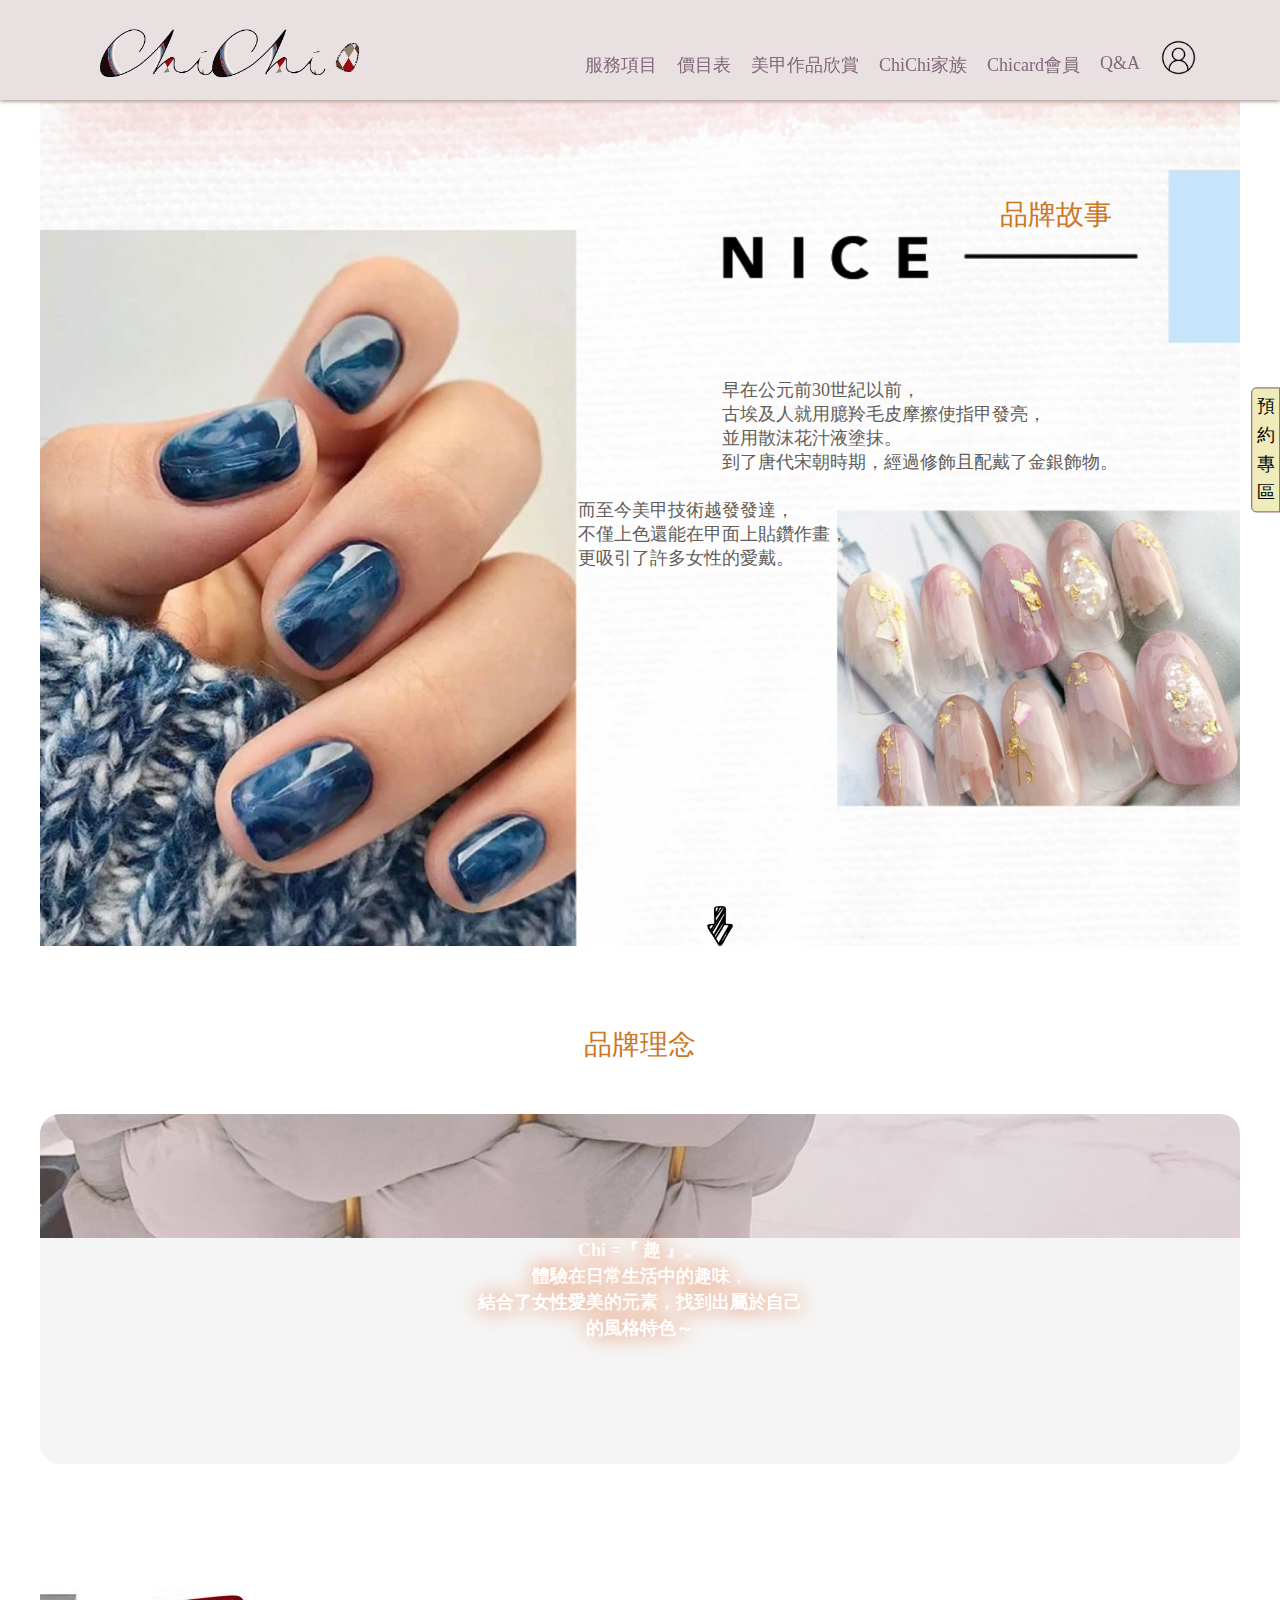
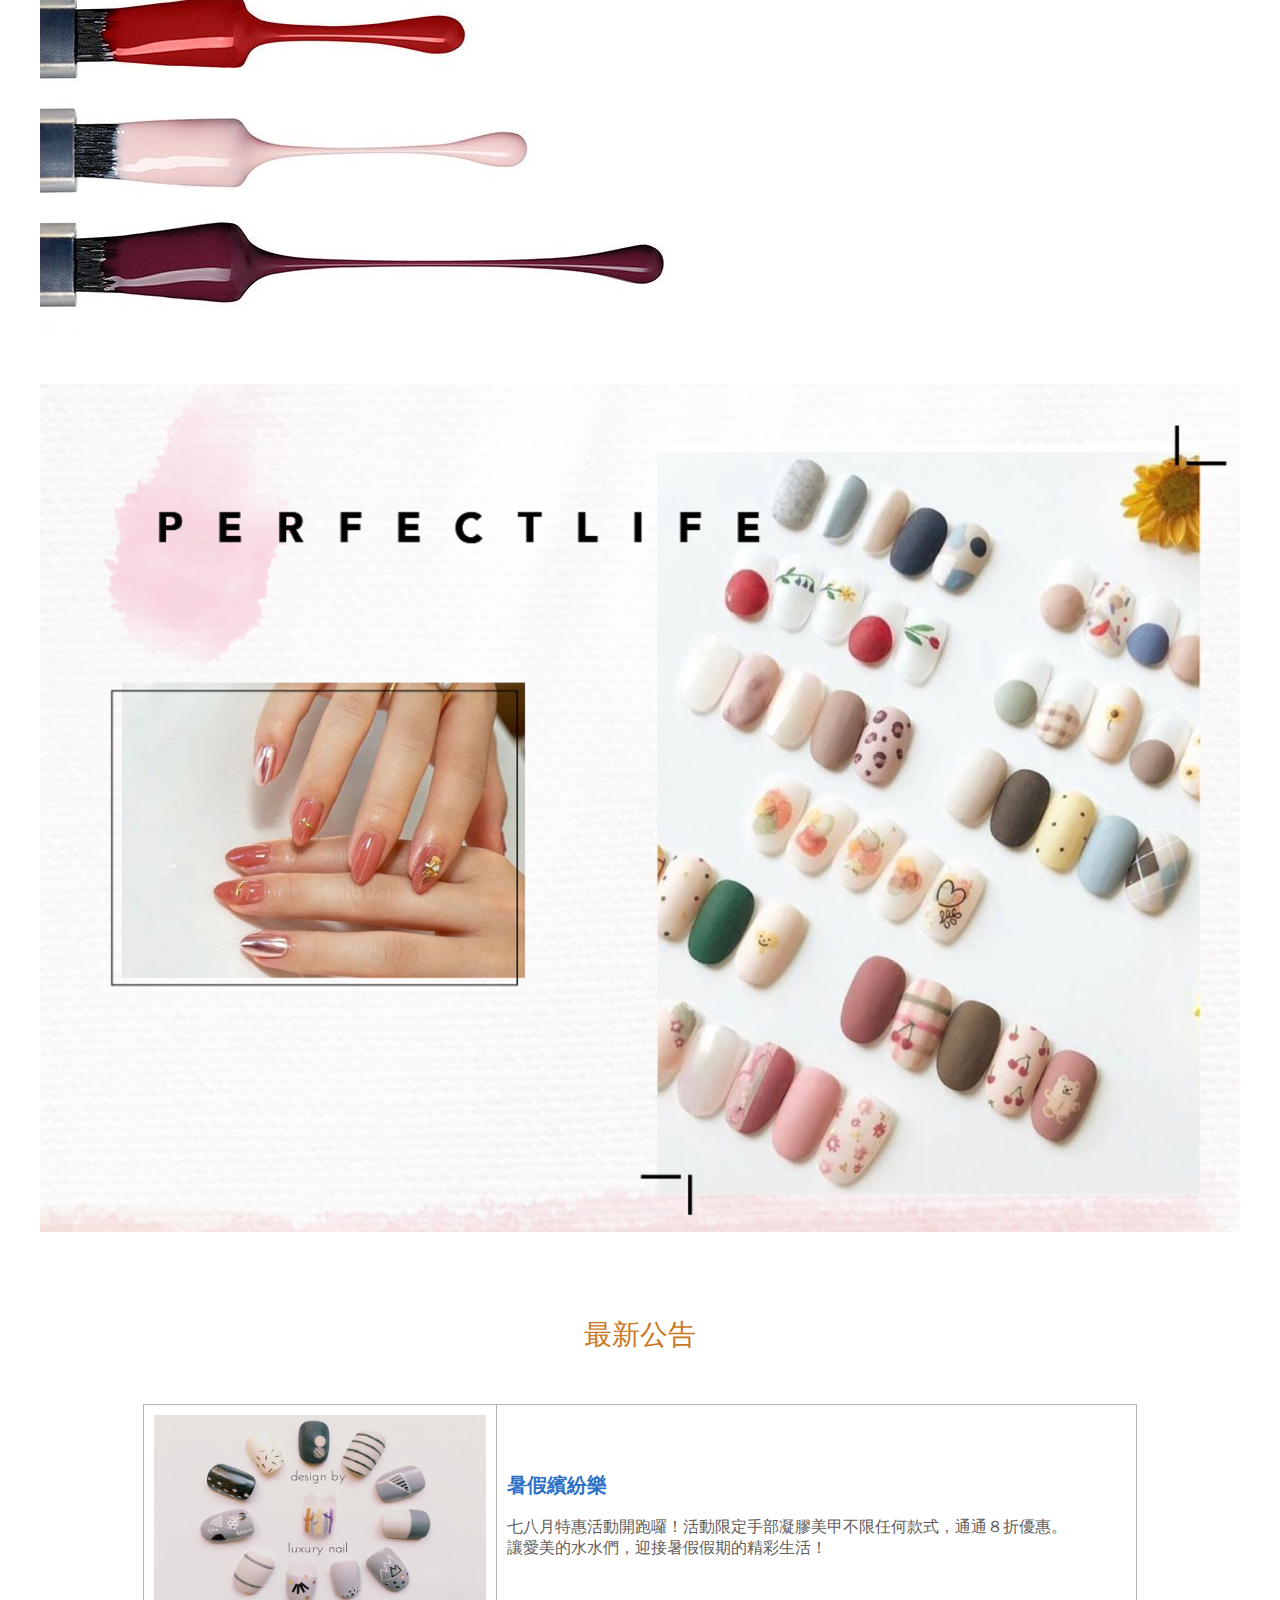
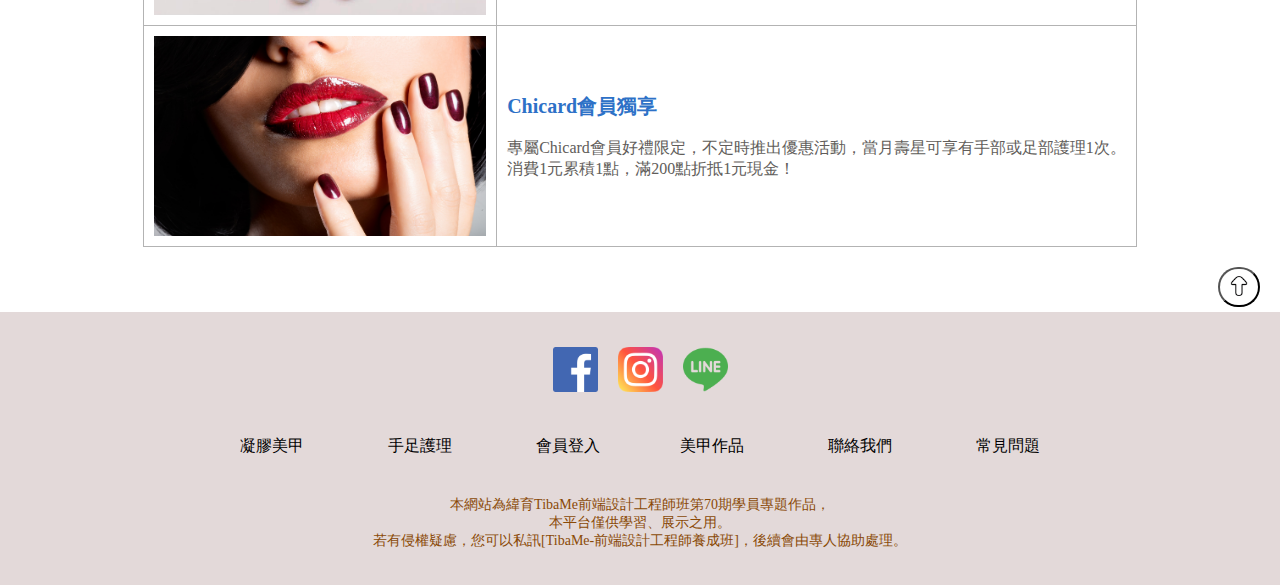
<file: pages/page.html>
<!DOCTYPE html>
<html lang="zh-Hant" dir="ltr">
  <head>
    <meta charset="utf-8">
    <meta name="description" content="美甲, 手足護理">
    <meta name="viewport" content="width=device-width, initial-scale=1.0, user-scalable=yes">
    <title>ChiChi 美甲 | 手足護理 ｜ 作品欣賞</title>
    <link rel="stylesheet" href="../css/page1.css">
    <link rel="stylesheet" href="../css/page8.css">
    <link rel="stylesheet" href="https://unpkg.com/aos@next/dist/aos.css" />
    <link rel="stylesheet" href="../your-path-to-fontawesome/css/all.css">
  </head>
  <body>
    <header class="header">
      <div class="container">
        <div class="logo_nav">
          <a href="./page.html" class="logo">
            <img src="../images/logo.png" alt="logo">
          </a>
        </div>
        <div class="inside">
          <nav class="nav">
            <ul class="nav_list">
              <li><a href="./page2.html">服務項目</a></li>
              <li><a href="./page3.html">價目表</a></li>
              <li><a href="./page4.html">美甲作品欣賞</a></li>
              <li><a href="./page5.html">ChiChi家族</a></li>
              <li><a href="./page6.html">Chicard會員</a></li>
              <li><a href="./page7.html">Q&A</a></li>
            </ul>
          </nav>
        </div>

        <div class="hamburger_nav" onclick="myFunction(this)">
          <div class="bar1"></div>
          <div class="bar2"></div>
          <div class="bar3"></div>
          <ul class="list">
            <li><a href="./page2.html" class="items">服務項目</a></li>
            <li><a href="./page3.html" class="price">價目表</a></li>
            <li><a href="./page4.html" class="appreciate">美甲作品欣賞</a></li>
            <li><a href="./page5.html" class="about">ChiChi家族</a></li>
            <li><a href="./page6.html" class="member">Ｃhicard會員</a></li>
            <li><a href="./page7.html" class="qa">Q&A</a></li>
          </ul>
        </div>

        <div class="icon">
          <a href="#">
            <img src="../images/login.png" id="login">
          </a>
        </div>

        <div class="box">
          <div class="sign_box">
            <div class="title_up">
              <h1>會員登入</h1>
              <div class="close">
                <div class="close_bar1"></div>
                <div class="close_bar2"></div>
              </div>
            </div>

            <div class="signin">
              <div class="left_side">
                <div class="name">
                  <label for="name" class="lb">姓名：</label>
                  <input type="text" placeholder="王小美" id="name">
                </div>
                <div class="email">
                  <label for="username" class="lb">Email：</label>
                  <input type="text" placeholder="zxc123@gmail.com" id="username">
                </div>
                <div class="password">
                  <label for="pw" class="lb">密碼：</label>
                  <input type="password" placeholder="英文大小寫數字" id="pw">
                </div>
                <div class="button">
                  <p>註冊</p>
                  <button class="btn1" type="button" name="button">登入</button>
                </div>
              </div>
            </div>
          </div>
        </div>
      </div>
    </header>
  


    <div class="story">
      <div class="text_all">
        <div class="other_text">
          <h3>品牌故事</h3>
        </div>
        <div class="other_text1">
          <p>
            早在公元前30世紀以前，<br>
            古埃及人就用臆羚毛皮摩擦使指甲發亮，<br>
            並用散沫花汁液塗抹。<br>
            到了唐代宋朝時期，經過修飾且配戴了金銀飾物。<br>
          </p>
        </div>
        <div class="other_text2">
          <p>
            而至今美甲技術越發發達，<br>
            不僅上色還能在甲面上貼鑽作畫，<br>
            更吸引了許多女性的愛戴。
          </p>
        </div>
        <div class="pic">
          <img src="../images/down-arrow.png">
        </div>
      </div>
    </div>


    <div class="title">
      品牌理念
    </div>

    <div class="the_div">
      <div class="content">
        <p>
        Chi =『 趣 』。<br>
        體驗在日常生活中的趣味，<br>
        結合了女性愛美的元素，找到出屬於自己<br>
        的風格特色～
        </p>
      </div>
    </div>

    <!-- app -->
    <div class="app">
      <div class="block">
        <img src="../images/bg2.PNG">
      </div>
      <div class="appcontent">
        <p>
          Chi =『 趣 』。<br>
          體驗在日常生活中的趣味，<br>
          結合了女性愛美的元素，找到出屬於自己<br>
          的風格特色～
        </p>
      </div>
    </div>
    


    <div class="under">
      <div class="icon-logo" data-aos="fade-left" data-aos-offset="120" data-aos-duration="500">
        <a href="./page2.html">
          <img src="../images/icon-logo.png" title="服務項目">
        </a>
        <p> => 凝膠美甲須知及流程。</p>
      </div>
      <div class="icon-logo" data-aos="fade-left" data-aos-offset="120" data-aos-duration="500">
        <a href="./page3.html">
          <img src="../images/icon-logo.png" title="價目表">
        </a>
        <p> => 詳細價目資訊，如有問題歡迎詢問！！</p>
      </div>
    </div>





    <div class="step_pic">
      <img src="../images/backg2.jpg">
    </div>

    <div class="announcement">最新公告</div>
    <div class="tb">
      <table>
        <tr>
          <td>
            <img src="../images/pic3.jpg" alt="picture">
          </td>
          <td>
            <h3>暑假繽紛樂</h3><br>
            七八月特惠活動開跑囉！活動限定手部凝膠美甲不限任何款式，通通８折優惠。<br>
            讓愛美的水水們，迎接暑假假期的精彩生活！
          </td>
        </tr>
        <tr>
          <td>
            <img src="../images/pic4.jpg" alt="picture">
          </td>
          <td>
            <h3>Chicard會員獨享</h3><br>
            專屬Chicard會員好禮限定，不定時推出優惠活動，當月壽星可享有手部或足部護理1次。<br>
            消費1元累積1點，滿200點折抵1元現金！
          </td>
        </tr>
      </table>

    </div>





    <div class="right_sidebar">
      <button type="button" class="btn_drawer">
        預約專區
      </button>
      <div class="sidebar">
        <div class="bon">
          <h3>Ava</h3>
          <p>凝膠美甲專業：<br>
            美甲上色｜造型彩繪｜基礎保養
            <i class="fab fa-line fa-2x"></i>
          </p>
        </div>

        <div class="bon">
          <h3>Ｍeimi</h3>
          <p>凝膠美甲專業：<br>
            美甲上色｜法式造型｜基礎保養
            <i class="fab fa-line fa-2x"></i>
          </p>
        </div>

        <div class="bon">
          <h3>Jiggy</h3>
          <p>手足護理專業：<br>
            基礎保養｜深層保養 | 美甲上色
            <i class="fab fa-line fa-2x"></i>
          </p>
        </div>

        <p><span>歡迎詢問預約<br>
          店內有時有店狗coco，在意請提前告知哦！
        </span></p>
      </div>
    </div>



    <div class="Space">
      <button type="button" class="go_top">
        <img src="../images/gotop.png">
      </button>
    </div>
    


    <footer class="footer">
      <div class="picture">
        <span>
          <a href="#"></a>
            <img src="../images/facebook.png">
        </span>
        <span>
          <a href="#"></a>
            <img src="../images/instagram.png">
        </span>
        <span>
          <a href="#"></a>
            <img src="../images/line.png">
        </span>
      </div>
      <div class="search"><!--搜索-->
        <div class="search_box">
          <span>
            <a href="#">
              <p>凝膠美甲</p>
            </a>
          </span>
          <span>
            <a href="#">
              <p>手足護理</p>
            </a>
          </span>
          <span>
            <a href="#">
              <p>會員登入</p>
            </a>
          </span>
        </div>
        <div class="search_box">
          <span>
            <a href="#">
              <P>美甲作品</p>
            </a>
          </span>
          <span>
            <a href="#">
              <p>聯絡我們</p>
            </a>
          </span>
          <span>
            <a href="#">
              <p>常見問題</p>
            </a>
          </span>
        </div>
      </div>
      <div class="notice">
        <p>
          本網站為緯育TibaMe前端設計工程師班第70期學員專題作品，
          <br>
          本平台僅供學習、展示之用。
          <br>
          若有侵權疑慮，您可以私訊[TibaMe-前端設計工程師養成班]，後續會由專人協助處理。
        </p>
      </div>
    </footer>

    
    <script src="https://ajax.googleapis.com/ajax/libs/jquery/3.6.0/jquery.min.js"></script>
    <script>
      function myFunction(x){
      x.classList.toggle("change");
    }
    </script>
    <script src="https://unpkg.com/aos@next/dist/aos.js"></script>
    <script>
      AOS.init();
    </script>

    <script src="../js/page4.js"></script>
    <script src="../js/page1.js"></script>
    <script>
      $("button.go_top").on("click",function(){
        $("html, body").animate({
          scrollTop: 0
        }, 500)
      });
    </script>

  </body>
</html>
</file>
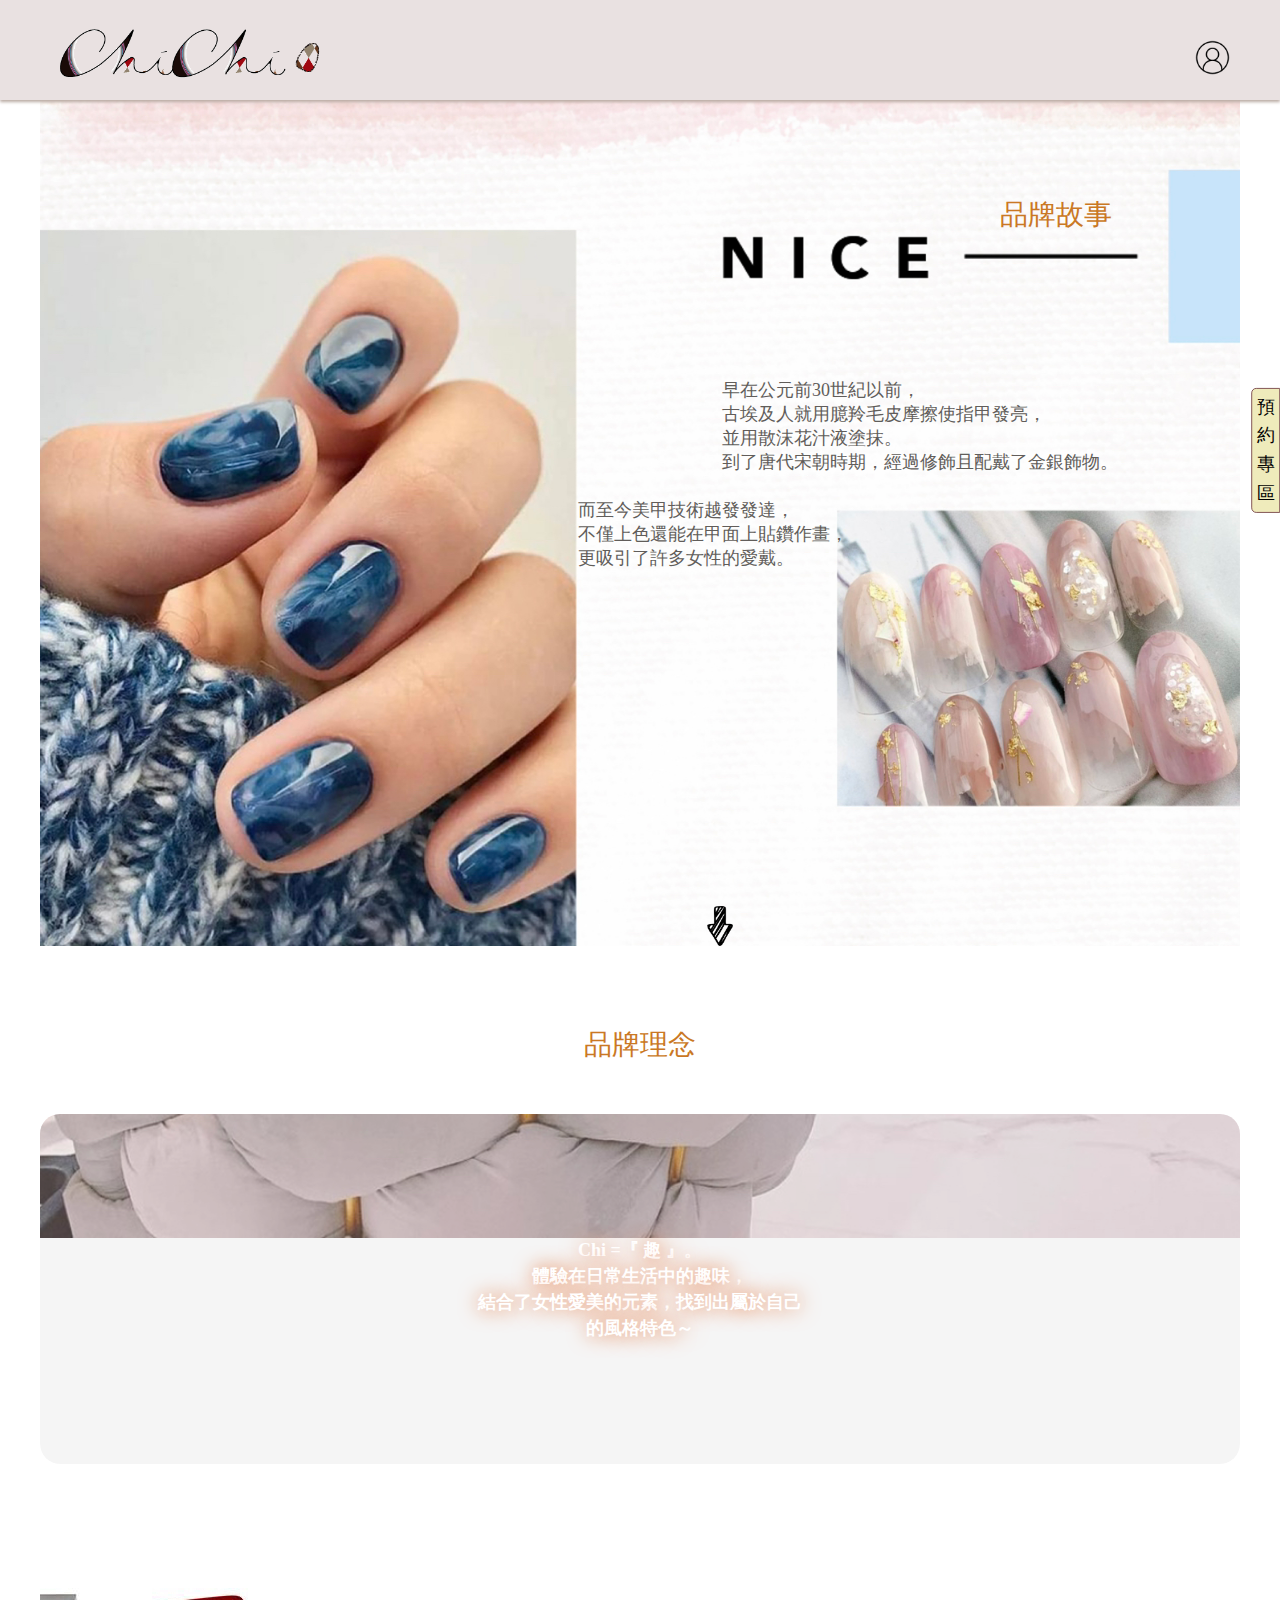
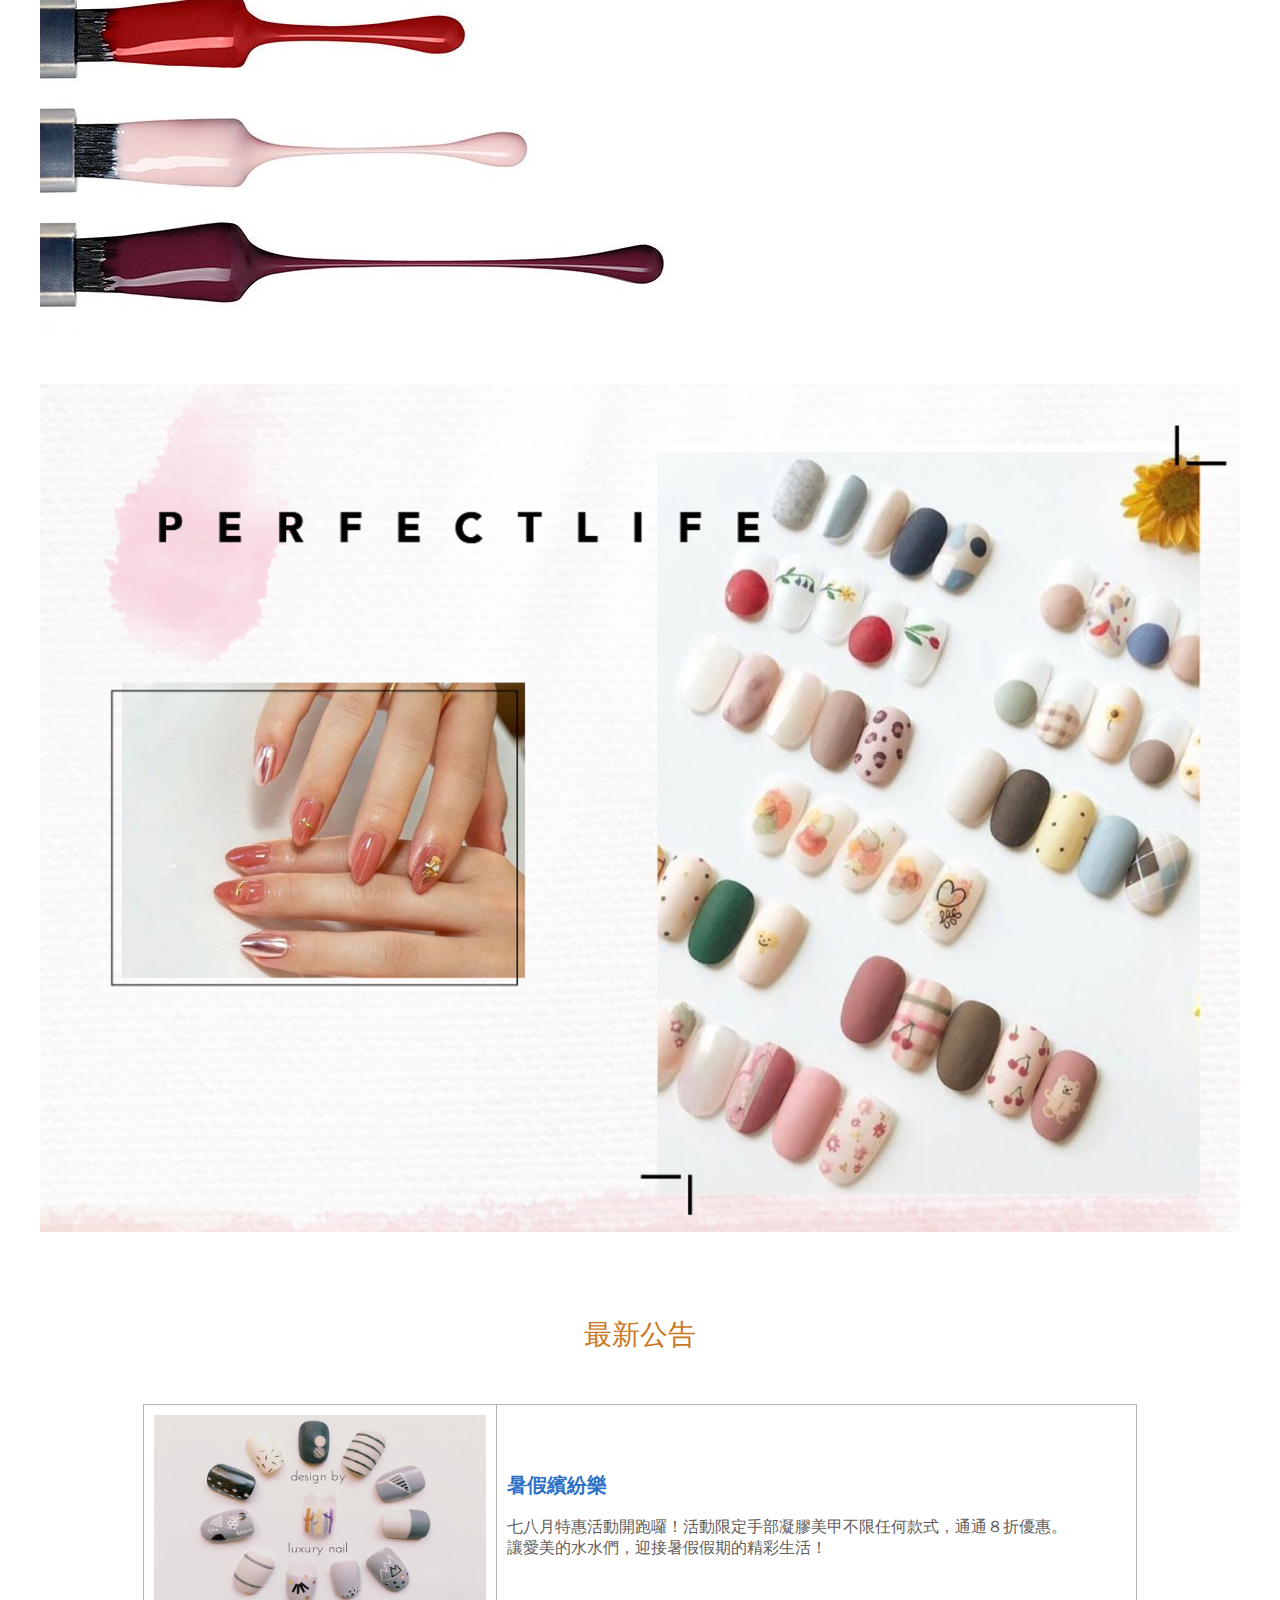
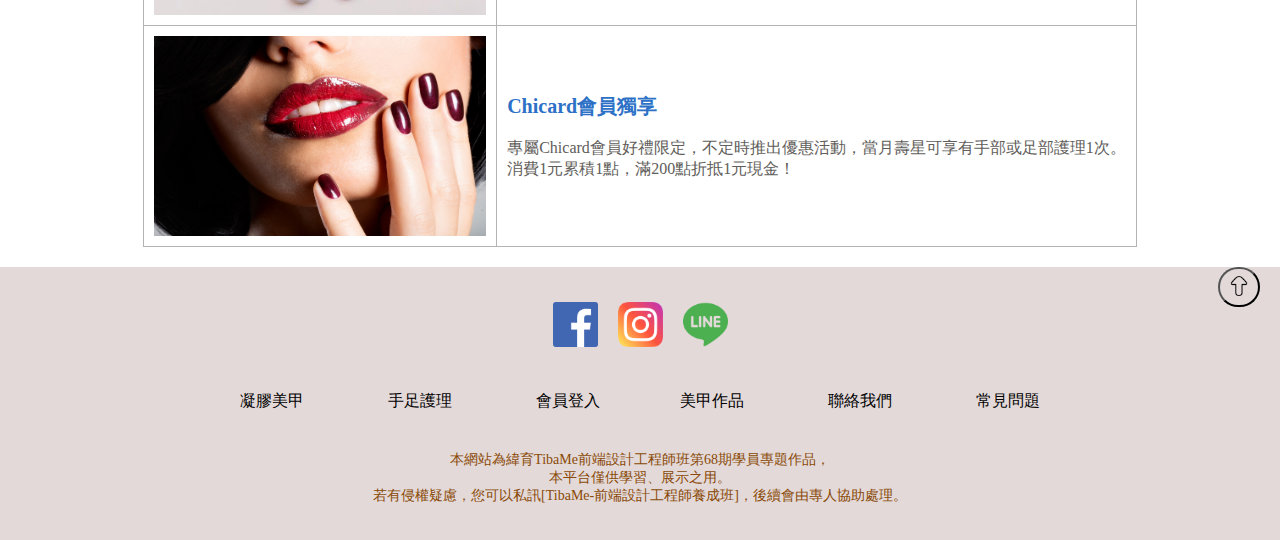
<file: pages/page1.html>
<!DOCTYPE html>
<html lang="zh-Hant" dir="ltr">
  <head>
    <meta charset="utf-8">
    <meta name="description" content="美甲, 手足護理">
    <meta name="viewport" content="width=device-width, initial-scale=1.0, user-scalable=yes">
    <title>ChiChi 美甲 | 手足護理 ｜ 作品欣賞</title>
    <link rel="stylesheet" href="../css/page1.css">
    <link rel="stylesheet" href="../css/page8.css">
    <link rel="stylesheet" href="https://unpkg.com/aos@next/dist/aos.css" />
  </head>
  <body>
    <header class="header">
      <div class="headerall">
        <div class="logo_nav">
          <a href="./page1.html" class="logo">
            <img src="../images/logo.png" alt="logo">
          </a>
        </div>
        <div class="icon">
          <a href="#">
            <img src="../images/login.png" id="login">
          </a>
        </div>

        <div class="box">
          <div class="sign_box">
            <div class="title_up">
              <h1>會員登入</h1>
              <div class="close">
                <div class="close_bar1"></div>
                <div class="close_bar2"></div>
              </div>
            </div>

            <div class="signin">
              <div class="left_side">
                <div class="name">
                  <label for="name" class="lb">姓名：</label>
                  <input type="text" placeholder="王小美" id="name">
                </div>
                <div class="email">
                  <label for="username" class="lb">Email：</label>
                  <input type="text" placeholder="zxc123@gmail.com" id="username">
                </div>
                <div class="password">
                  <label for="pw" class="lb">密碼：</label>
                  <input type="password" placeholder="英文大小寫數字" id="pw">
                </div>
                <!-- <div class="password">
                  <label for="pww" class="lb">確認密碼：</label>
                  <input type="password" placeholder="再次確認密碼" id="pww">
                </div> -->
                <div class="button">
                  <p>註冊</p>
                  <button class="btn1" type="button" name="button">登入</button>
              </div>
              </div>
            </div>
          </div>
        </div>

        <div class="hamburger_nav" onclick="myFunction(this)">
          <div class="bar1"></div>
          <div class="bar2"></div>
          <div class="bar3"></div>
          <ul class="list">
            <li><a href="./page2.html" class="items">服務項目</a></li>
            <li><a href="./page3.html" class="price">價目表</a></li>
            <li><a href="./page4.html" class="appreciate">美甲作品欣賞</a></li>
            <li><a href="./page5.html" class="about">ChiChi家族</a></li>
            <li><a href="./page6.html" class="member">Ｃhicard會員</a></li>
            <li><a href="./page7.html" class="qa">Q&A</a></li>
          </ul>
        </div>
      </div>
    </header>


    <div class="story">
      <div class="text_all">
        <div class="other_text">
          <h3>品牌故事</h3>
        </div>
        <div class="other_text1">
          <p>
            早在公元前30世紀以前，<br>
            古埃及人就用臆羚毛皮摩擦使指甲發亮，<br>
            並用散沫花汁液塗抹。<br>
            到了唐代宋朝時期，經過修飾且配戴了金銀飾物。<br>
          </p>
        </div>
        <div class="other_text2">
          <p>
            而至今美甲技術越發發達，<br>
            不僅上色還能在甲面上貼鑽作畫，<br>
            更吸引了許多女性的愛戴。
          </p>
        </div>
        <div class="pic">
          <img src="../images/down-arrow.png">
        </div>
      </div>
    </div>


    <div class="title">
      品牌理念
    </div>

    <div class="the_div">
      <div class="content">
        <p>
        Chi =『 趣 』。<br>
        體驗在日常生活中的趣味，<br>
        結合了女性愛美的元素，找到出屬於自己<br>
        的風格特色～
        </p>
      </div>
    </div>

    <!-- 手機版 -->
    <div class="app">
      <div class="block">
        <img src="../images/bg2.PNG">
      </div>
      <div class="appcontent">
        <p>
          Chi =『 趣 』。<br>
          體驗在日常生活中的趣味，<br>
          結合了女性愛美的元素，找到出屬於自己<br>
          的風格特色～
        </p>
      </div>
    </div>
    


    <div class="under">
      <div class="icon-logo" data-aos="fade-left" data-aos-offset="120" data-aos-duration="500">
        <a href="./page2.html">
          <img src="../images/icon-logo.png" title="服務項目">
        </a>
        <p>
          手就像女人的第二張臉，<br>
          在視覺直觀上，手部是非常重要的，<br>
          除了保養外，做點小小點綴也是不錯唷！！
        </p>
      </div>
      <div class="icon-logo" data-aos="fade-left" data-aos-offset="120" data-aos-duration="500">
        <a href="./page3.html">
          <img src="../images/icon-logo.png" title="價目表">
        </a>
        <p>詳細價目資訊，如有問題歡迎詢問！！</p>
      </div>
    </div>





    <div class="step_pic">
      <img src="../images/backg2.jpg">
    </div>

    <div class="announcement">最新公告</div>
    <div class="tb">
      <table>
        <tr>
          <td>
            <img src="../images/pic3.jpg" alt="picture">
          </td>
          <td>
            <h3>暑假繽紛樂</h3><br>
            七八月特惠活動開跑囉！活動限定手部凝膠美甲不限任何款式，通通８折優惠。<br>
            讓愛美的水水們，迎接暑假假期的精彩生活！
          </td>
        </tr>
        <tr>
          <td>
            <img src="../images/pic4.jpg" alt="picture">
          </td>
          <td>
            <h3>Chicard會員獨享</h3><br>
            專屬Chicard會員好禮限定，不定時推出優惠活動，當月壽星可享有手部或足部護理1次。<br>
            消費1元累積1點，滿200點折抵1元現金！
          </td>
        </tr>
      </table>

    </div>





    <div class="right_sidebar">
      <button type="button" class="btn_drawer">
        預約專區
      </button>
      <div class="sidebar">
        <!-- <img src="../images/head1.jpg"> -->
        <h3>Ava</h3>
        <p>凝膠美甲專業：<br>
          美甲上色｜造型彩繪｜基礎保養</p>
        <img src="../images/line.png">

        <h3>Ｍeimi</h3>
        <p>凝膠美甲專業：<br>
          美甲上色｜法式造型｜基礎保養</p>
        <img src="../images/line.png">

        <h3>Jiggy</h3>
        <p>手足護理專業：<br>
          基礎保養｜深層保養 | 美甲上色</p>
        <img src="../images/line.png">

        <p><span>歡迎詢問預約<br>
          店內有時有店狗coco，在意請提前告知哦！
        </span></p>
      </div>
    </div>




    <button type="button" class="go_top">
      <img src="../images/gotop.png">
    </button>


    <footer class="footer">
      <div class="picture">
        <span>
          <a href="#"></a>
            <img src="../images/facebook.png">
        </span>
        <span>
          <a href="#"></a>
            <img src="../images/instagram.png">
        </span>
        <span>
          <a href="#"></a>
            <img src="../images/line.png">
        </span>
      </div>
      <div class="search"><!--搜索-->
        <div class="search_box">
          <span>
            <a href="#">
              <p>凝膠美甲</p>
            </a>
          </span>
          <span>
            <a href="#">
              <p>手足護理</p>
            </a>
          </span>
          <span>
            <a href="#">
              <p>會員登入</p>
            </a>
          </span>
        </div>
        <div class="search_box">
          <span>
            <a href="#">
              <P>美甲作品</p>
            </a>
          </span>
          <span>
            <a href="#">
              <p>聯絡我們</p>
            </a>
          </span>
          <span>
            <a href="#">
              <p>常見問題</p>
            </a>
          </span>
        </div>
      </div>
      <div class="notice">
        <p>
          本網站為緯育TibaMe前端設計工程師班第68期學員專題作品，
          <br>
          本平台僅供學習、展示之用。
          <br>
          若有侵權疑慮，您可以私訊[TibaMe-前端設計工程師養成班]，後續會由專人協助處理。
        </p>
      </div>
    </footer>

    
    <script src="https://ajax.googleapis.com/ajax/libs/jquery/3.6.0/jquery.min.js"></script>
    <script>
      function myFunction(x){
      x.classList.toggle("change");
    }
    </script>
    <script src="https://unpkg.com/aos@next/dist/aos.js"></script>
    <script>
      AOS.init();
    </script>

    <script src="../js/page4.js"></script>
    <script src="../js/page1.js"></script>
    <script>
      $("button.go_top").on("click",function(){
        $("html, body").animate({
          scrollTop: 0
        }, 500)
      });
    </script>

  </body>
</html>
</file>
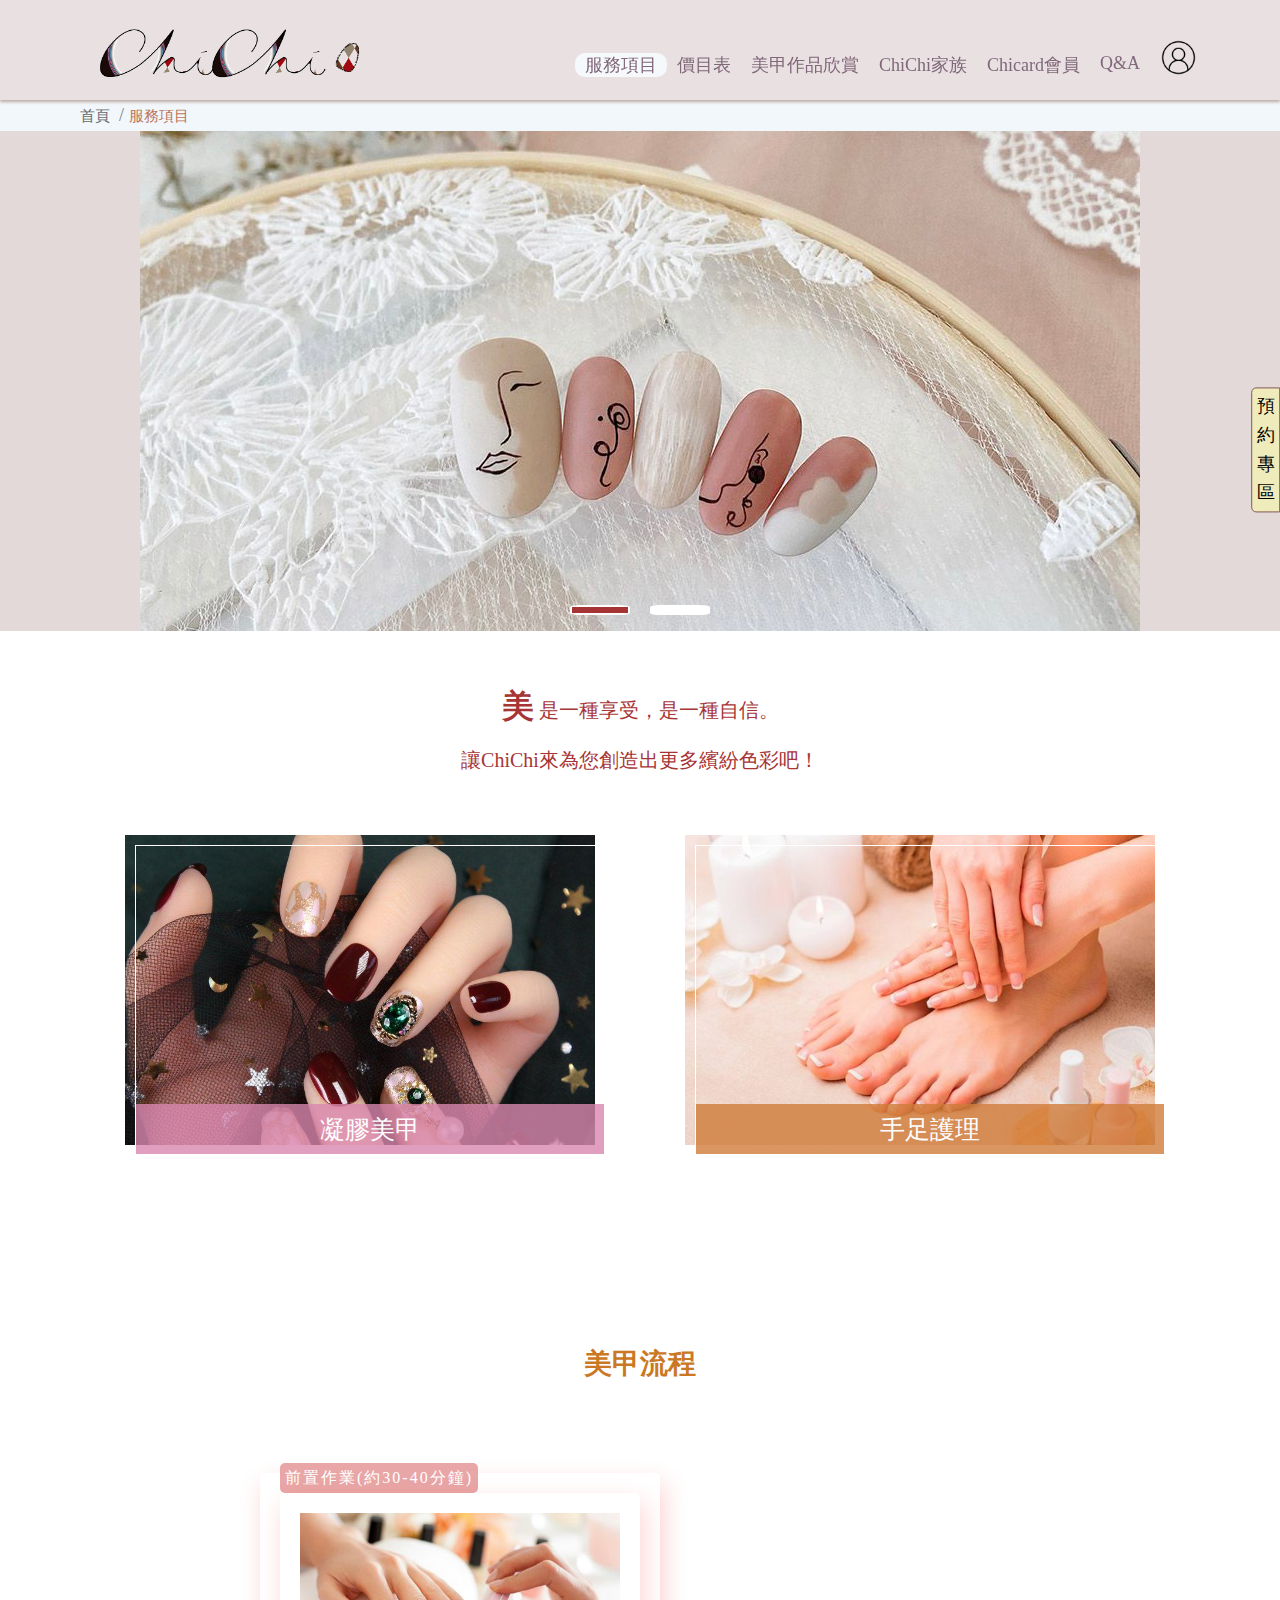
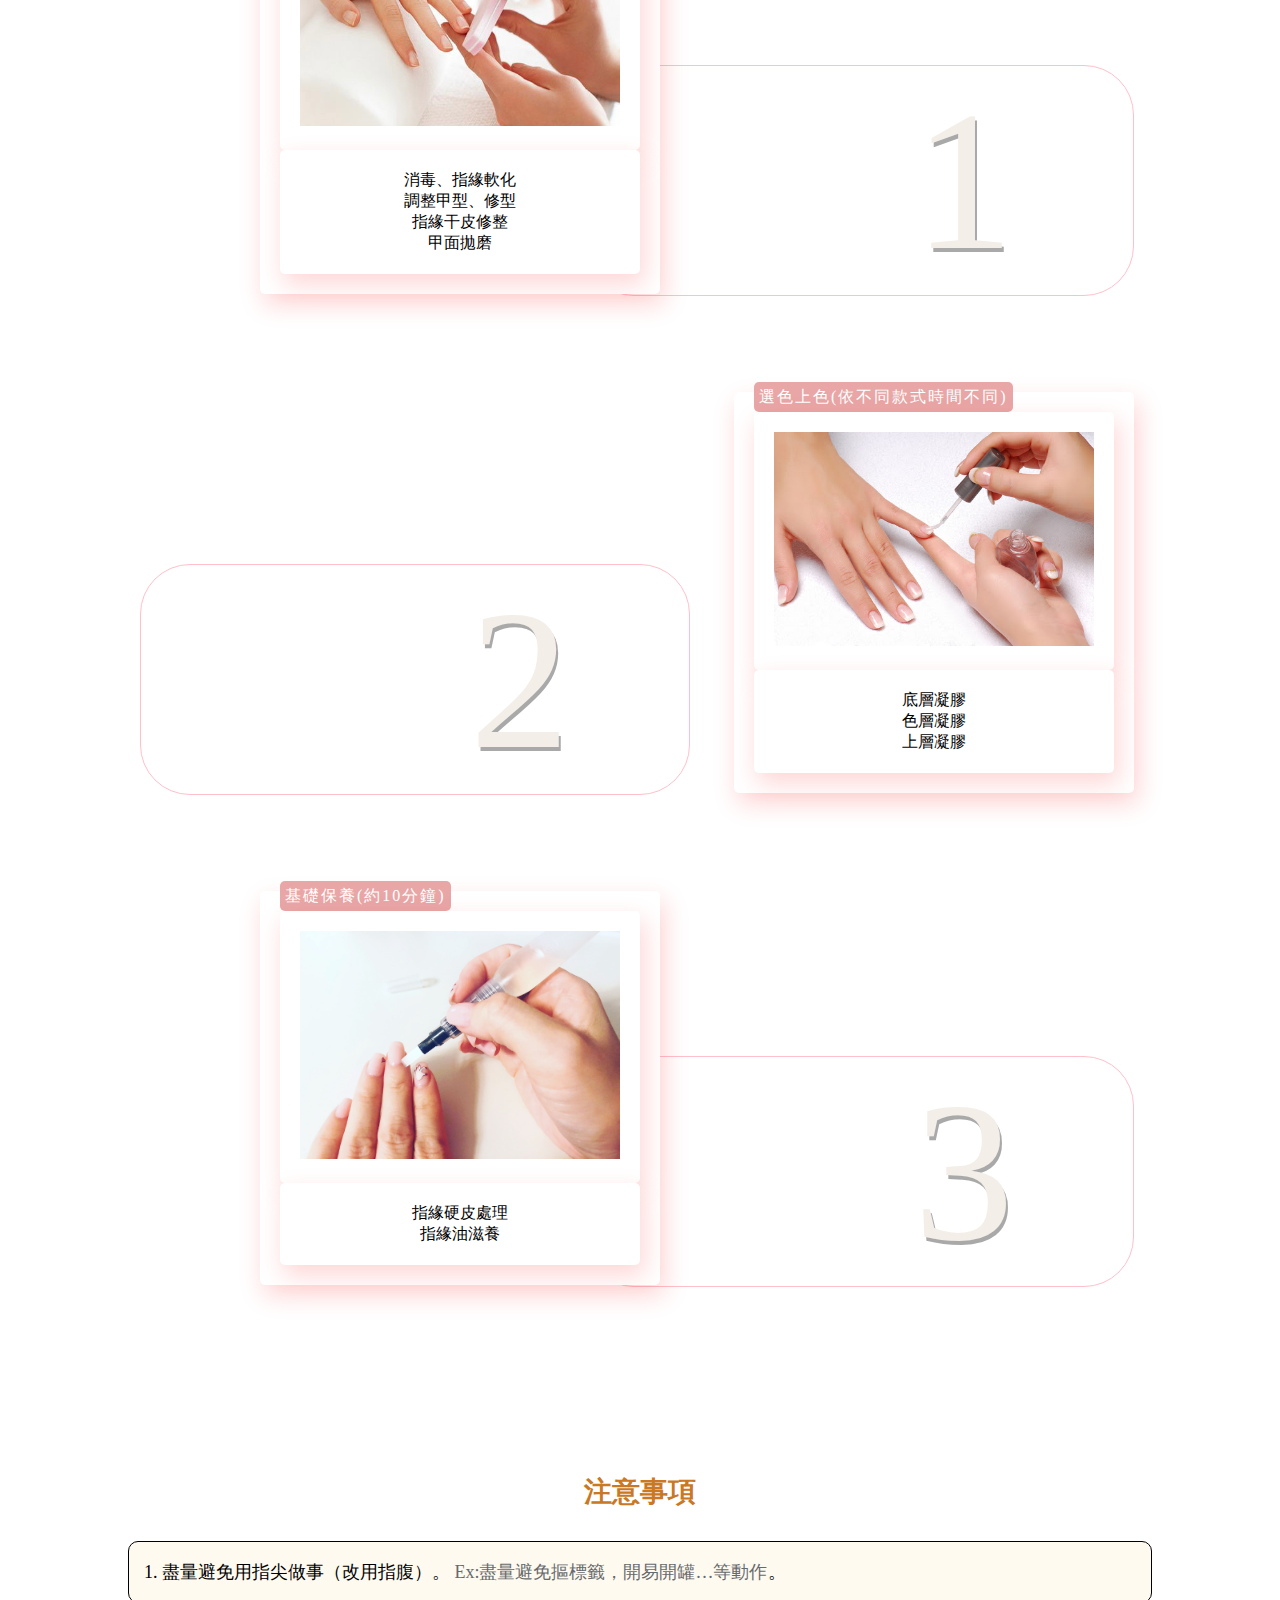
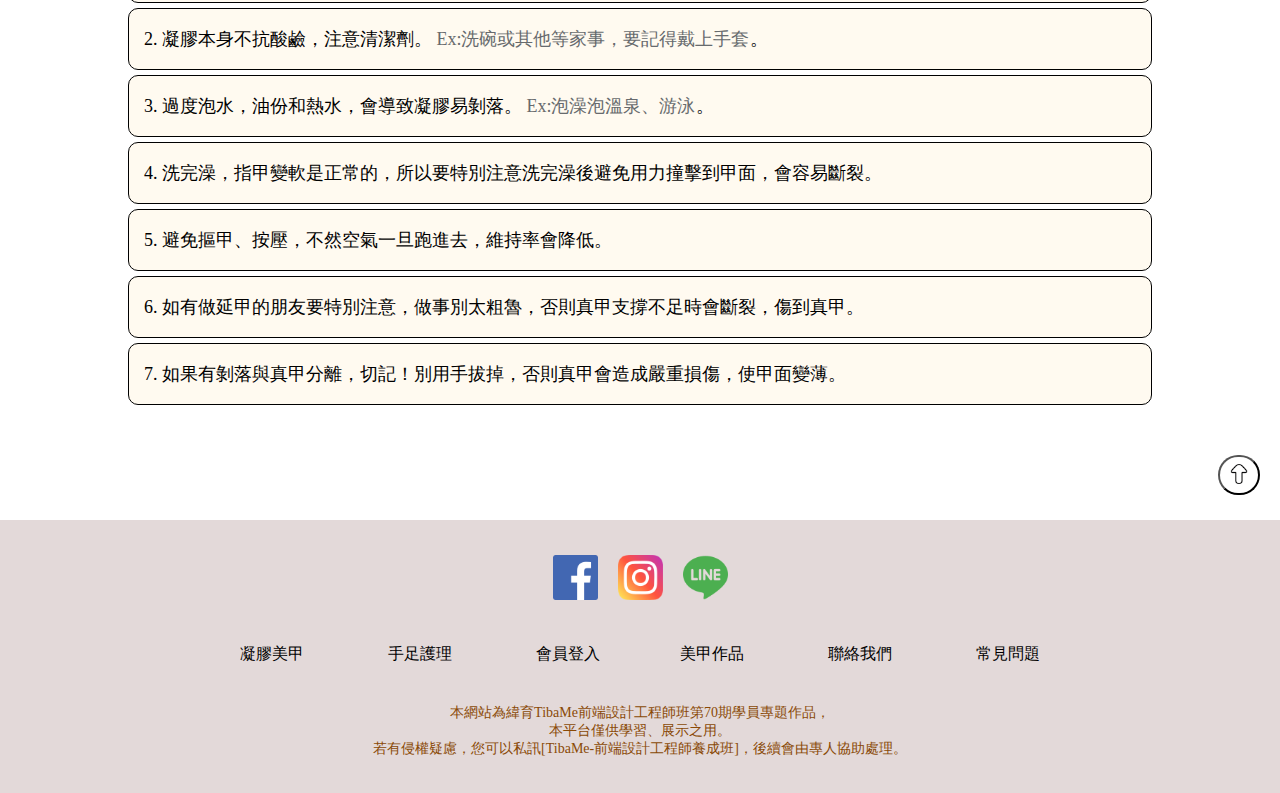
<file: pages/page2.html>
<!DOCTYPE html>
<html lang="zh-Hant" dir="ltr">
  <head>
    <meta charset="utf-8">
    <meta name="description" content="美甲, 手足護理">
    <meta name="viewport" content="width=device-width, initial-scale=1.0, user-scalable=yes">
    <title>ChiChi 美甲 | 手足護理 | 作品欣賞</title>
    <link rel="stylesheet" href="../css/page2.css">
    <link rel="stylesheet" href="../css/page8.css">
    <link rel="stylesheet" href="../your-path-to-fontawesome/css/all.css">
  </head>
  <body>
    <header class="header">
      <div class="container">
        <div class="logo_nav">
          <a href="./page.html" class="logo">
            <img src="../images/logo.png" alt="logo">
          </a>
        </div>
      
        <div class="inside">
          <nav class="nav">
            <ul class="nav_list">
              <li class="bg"><a href="./page2.html">服務項目</a></li>
              <li><a href="./page3.html">價目表</a></li>
              <li><a href="./page4.html">美甲作品欣賞</a></li>
              <li><a href="./page5.html">ChiChi家族</a></li>
              <li><a href="./page6.html">Chicard會員</a></li>
              <li><a href="./page7.html">Q&A</a></li>
            </ul>
          </nav>
        </div>

        <div class="hamburger_nav" onclick="myFunction(this)">
          <div class="bar1"></div>
          <div class="bar2"></div>
          <div class="bar3"></div>
          <ul class="list">
            <li><a href="./page2.html" class="items">服務項目</a></li>
            <li><a href="./page3.html" class="price">價目表</a></li>
            <li><a href="./page4.html" class="appreciate">美甲作品欣賞</a></li>
            <li><a href="./page5.html" class="about">ChiChi家族</a></li>
            <li><a href="./page6.html" class="member">Ｃhicard會員</a></li>
            <li><a href="./page7.html" class="qa">Q&A</a></li>
          </ul>
        </div>

        <div class="icon">
          <a href="#">
            <img src="../images/login.png" id="login">
          </a>
        </div>

        <div class="box">
          <div class="sign_box">
            <div class="title_up">
              <h1>會員登入</h1>
              <div class="close">
                <div class="close_bar1"></div>
                <div class="close_bar2"></div>
              </div>
            </div>

            <div class="signin">
              <div class="left_side">
                <div class="name">
                  <label for="name" class="lb">姓名：</label>
                  <input type="text" placeholder="王小美" id="name">
                </div>
                <div class="email">
                  <label for="username" class="lb">Email：</label>
                  <input type="text" placeholder="zxc123@gmail.com" id="username">
                </div>
                <div class="password">
                  <label for="pw" class="lb">密碼：</label>
                  <input type="password" placeholder="英文大小寫數字" id="pw">
                </div>
                <div class="button">
                  <p>註冊</p>
                  <button class="btn1" type="button" name="button">登入</button>
                </div>
              </div>
            </div>
          </div>
        </div>
      </div>
    </header>

    <div class="breadcrumb">
      <ol class="breadcrumb_list">
        <li><a href="./page1.html">首頁</a></li>
        <li>服務項目</li>
      </ol>
    </div>

    <main>
      <div class="fiex-contain">
        <div class="navslide">  <!--滑動-->
          <ul class="slides">
            <input type="radio" id="control-1" name="control" checked>
            <input type="radio" id="control-2" name="control">

            <li class="slide">
              <img src="../images/slideimg5.JPG">
            </li>
            <li class="slide">
              <img src="../images/slideimg4.PNG">
            </li>

            <!--對應input-->
            <div class="controls-visible">
              <label for="control-1"></label>
              <label for="control-2"></label>
            </div>
          </ul>
        </div>
      </div>
    </main>

    <!--文字-->
    <div class="text">
      <p>
        <span>美</span>
        是一種享受，是一種自信。
        <br>
        讓ChiChi來為您創造出更多繽紛色彩吧！
      </p>
    </div>


    <div class="content-link">
      <ul class="painted">
        <li>
          <a href="#">
            <div>
              <h3>凝膠美甲</h3>
              <p>點綴指尖上的美麗，展現獨一無二的風格特色。</p>
            </div>
          </a>
        </li>
        <li>
          <a href="#">
            <div>
              <h3>手足護理</h3>
              <p>偶爾也要讓肌膚毛孔深呼吸，體會細緻滑嫩的感覺。</p>
            </div>
          </a>
        </li>
      </ul>
    </div>


    <!--步驟標題-->
    <div class="back">
        <h4>美甲流程</h4>
    </div>

    <section class="timeline">
      <div class="card">
        <ul>
          <li class="in_view">
            <div>
              <time>前置作業(約30-40分鐘)</time>
              <div class="process">
                <img src="../images/step1.jpg">
              </div>
              <div class="nail">
                <p>消毒、指緣軟化</p>
                <p>調整甲型、修型</p>  
                <p>指緣干皮修整</p>  
                <p>甲面拋磨</p>
              </div>
            </div>
          </li>
        </ul>
        <div class="number">
          <p>1</p>
        </div>
      </div>
      

      <div class="card">
        <div class="number">
          <p>2</p>
        </div>
        <ul>
          <li class="in_view2">
            <div>
              <time>選色上色(依不同款式時間不同)</time>
              <div class="process">
                <img src="../images/step2.jpg">
              </div>
              <div class="nail">
                <p>底層凝膠</p>
                <p>色層凝膠</p>
                <p>上層凝膠</p>
              </div>
            </div>
          </li>
        </ul>
      </div>
      

      <div class="card">
        <ul>
          <li class="in_view">
            <div>
              <time>基礎保養(約10分鐘)</time>
              <div class="process">
                <img src="../images/step3.jpg">
              </div>
              <div class="nail">
                <p>指緣硬皮處理</p>
                <p>指緣油滋養</p>
              </div>
            </div>
          </li>
        </ul>
        <div class="number">
          <p>3</p>
        </div>
      </div>     
    </section>






    <div class="back2">
        <h4>注意事項</h4>
    </div>

    <div class="attention">
      <p>1. 盡量避免用指尖做事（改用指腹）。 <span>Ex:盡量避免摳標籤，開易開罐…等動作</span>。</p>
      <p>2. 凝膠本身不抗酸鹼，注意清潔劑。 <span>Ex:洗碗或其他等家事，要記得戴上手套</span>。</p>
      <p>3. 過度泡水，油份和熱水，會導致凝膠易剝落。 <span>Ex:泡澡泡溫泉、游泳</span>。</p>
      <p>4. 洗完澡，指甲變軟是正常的，所以要特別注意洗完澡後避免用力撞擊到甲面，會容易斷裂。</p>
      <p>5. 避免摳甲、按壓，不然空氣一旦跑進去，維持率會降低。</p>
      <p>6. 如有做延甲的朋友要特別注意，做事別太粗魯，否則真甲支撐不足時會斷裂，傷到真甲。</p>
      <p>7. 如果有剝落與真甲分離，切記！別用手拔掉，否則真甲會造成嚴重損傷，使甲面變薄。</p>
    </div>




    <div class="right_sidebar">
      <button type="button" class="btn_drawer">
        預約專區
      </button>
      <div class="sidebar">
        <div class="bon">
          <h3>Ava</h3>
          <p>凝膠美甲專業：<br>
            美甲上色｜造型彩繪｜基礎保養
            <i class="fab fa-line fa-2x"></i>
          </p>
        </div>

        <div class="bon">
          <h3>Ｍeimi</h3>
          <p>凝膠美甲專業：<br>
            美甲上色｜法式造型｜基礎保養
            <i class="fab fa-line fa-2x"></i>
          </p>
        </div>

        <div class="bon">
          <h3>Jiggy</h3>
          <p>手足護理專業：<br>
            基礎保養｜深層保養 | 美甲上色
            <i class="fab fa-line fa-2x"></i>
          </p>
        </div>

        <p><span>歡迎詢問預約<br>
          店內有時有店狗coco，在意請提前告知哦！
        </span></p>
      </div>
    </div>



    <div class="Space">
      <button type="button" class="go_top">
        <img src="../images/gotop.png">
      </button>
    </div>




    <footer class="footer">
      <div class="picture">
        <span>
          <a href="#"></a>
            <img src="../images/facebook.png">
        </span>
        <span>
          <a href="#"></a>
            <img src="../images/instagram.png">
        </span>
        <span>
          <a href="#"></a>
            <img src="../images/line.png">
        </span>
      </div>
      <div class="search"><!--搜索-->
        <div class="search_box">
          <span>
            <a href="#">
              <p>凝膠美甲</p>
            </a>
          </span>
          <span>
            <a href="#">
              <p>手足護理</p>
            </a>
          </span>
          <span>
            <a href="#">
              <p>會員登入</p>
            </a>
          </span>
        </div>
        <div class="search_box">
          <span>
            <a href="#">
              <P>美甲作品</p>
            </a>
          </span>
          <span>
            <a href="#">
              <p>聯絡我們</p>
            </a>
          </span>
          <span>
            <a href="#">
              <p>常見問題</p>
            </a>
          </span>
        </div>
      </div>
      <div class="notice">
        <p>
          本網站為緯育TibaMe前端設計工程師班第70期學員專題作品，
          <br>
          本平台僅供學習、展示之用。
          <br>
          若有侵權疑慮，您可以私訊[TibaMe-前端設計工程師養成班]，後續會由專人協助處理。
        </p>
      </div>
    </footer>

    <script src="https://ajax.googleapis.com/ajax/libs/jquery/3.4.1/jquery.min.js"></script>
    <script src="../js/page4.js"></script>
    <script>
      function myFunction(x){
      x.classList.toggle("change");
    }
    </script>
    <script src="../js/page1.js"></script>
    <script>
      $("button.go_top").on("click",function(){
        $("html, body").animate({
          scrollTop: 0
        }, 500)
      });
    </script>
  </body>
</html>
</file>
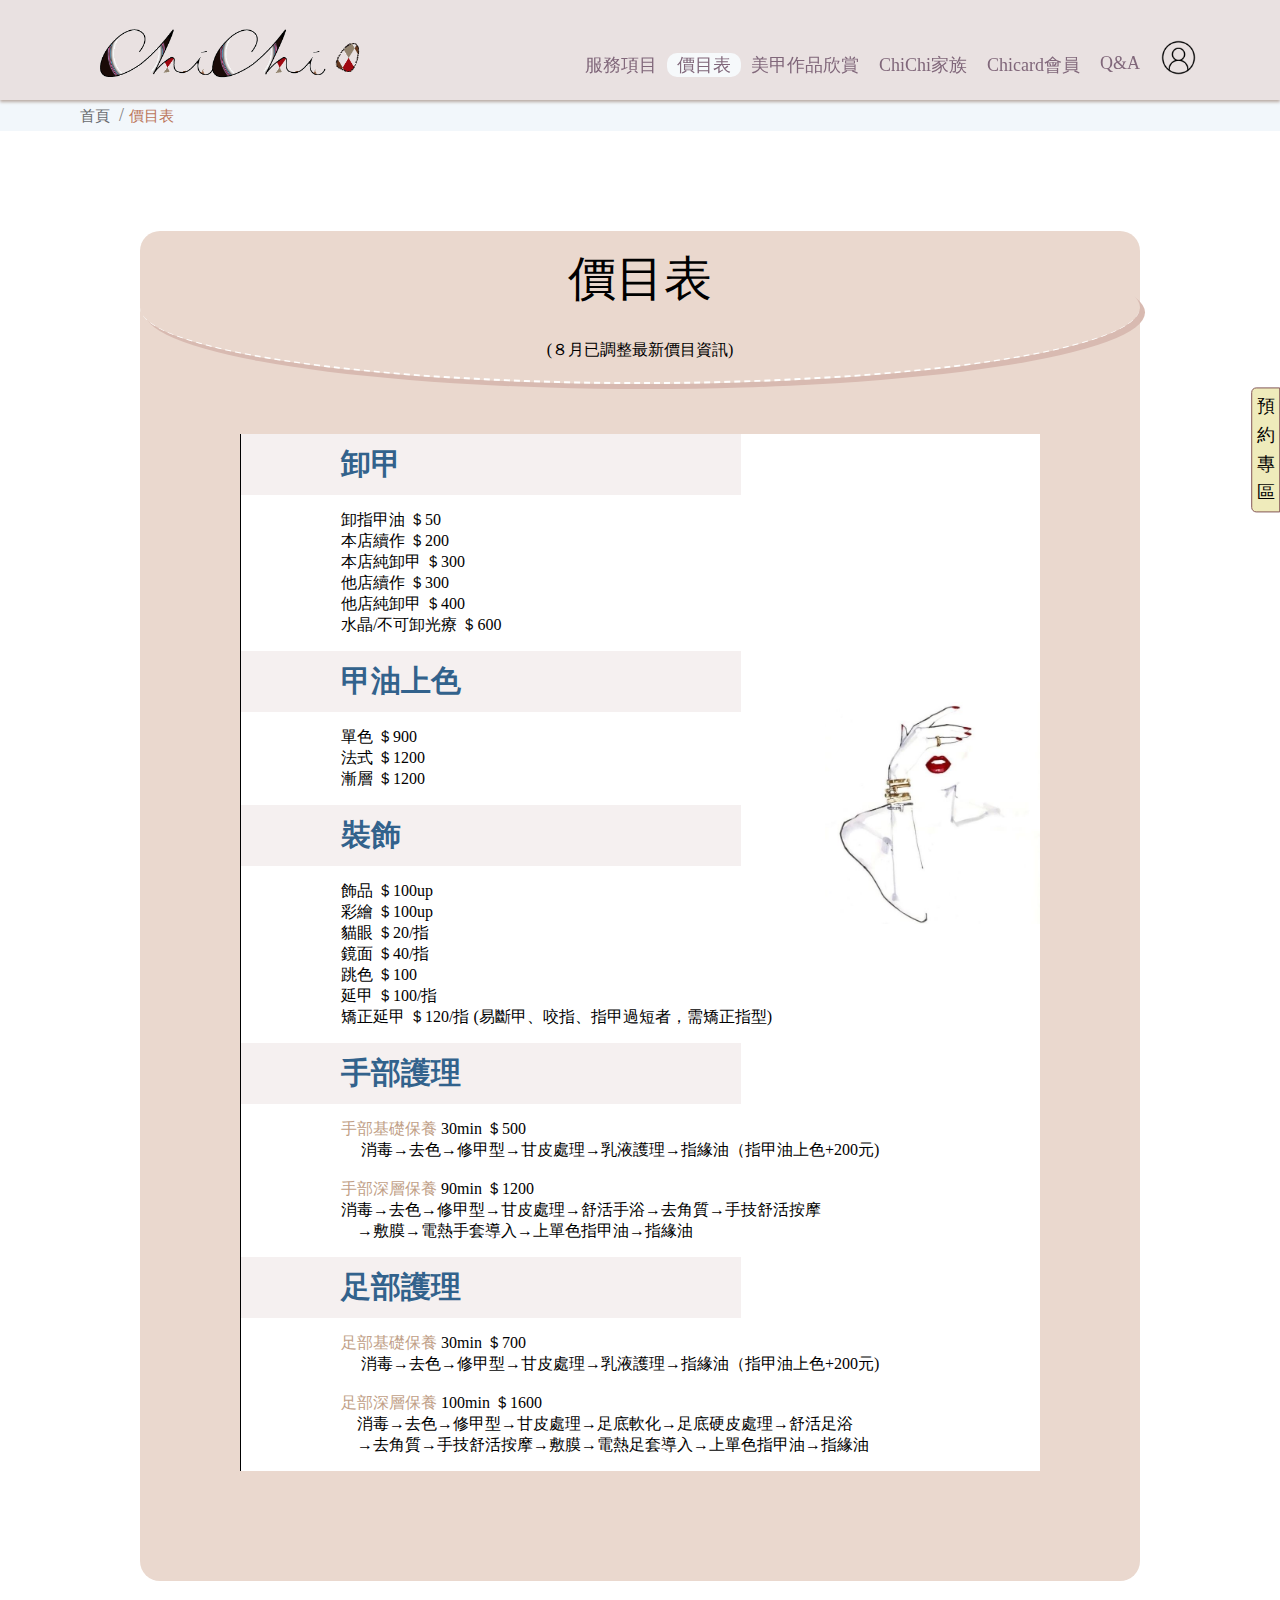
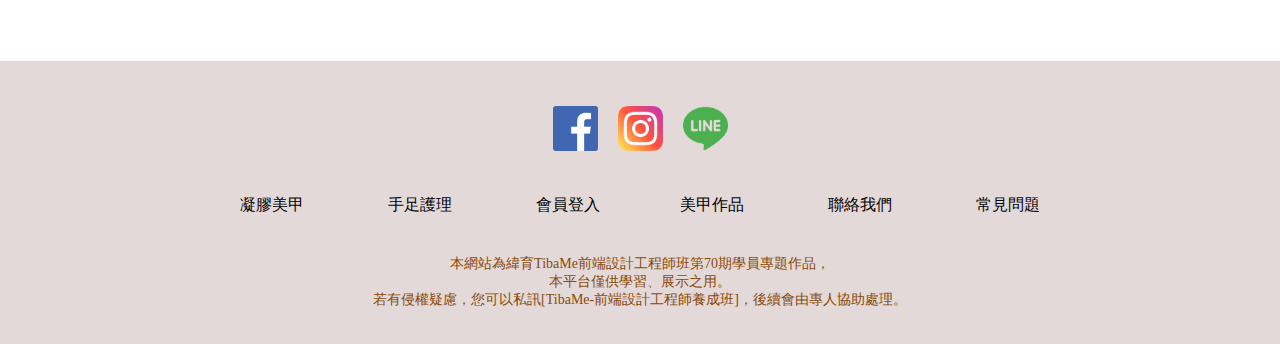
<file: pages/page3.html>
<!DOCTYPE html>
<html lang="zh-Hant" dir="ltr">
  <head>
    <meta charset="utf-8">
    <meta name="description" content="美甲, 手足護理">
    <meta name="viewport" content="width=device-width, initial-scale=1.0, user-scalable=yes">
    <title>ChiChi 美甲 | 手足護理 | 作品欣賞</title>
    <link rel="stylesheet" href="../css/page3.css">
    <link rel="stylesheet" href="../css/page8.css">
    <link rel="stylesheet" href="../your-path-to-fontawesome/css/all.css">
  </head>
  <body>
    <body>
      <header class="header">
        <div class="container">
          <div class="logo_nav">
            <a href="./page.html" class="logo">
              <img src="../images/logo.png" alt="logo">
            </a>
          </div>
        
          <div class="inside">
            <nav class="nav">
              <ul class="nav_list">
                <li><a href="./page2.html">服務項目</a></li>
                <li class="bg"><a href="./page3.html">價目表</a></li>
                <li><a href="./page4.html">美甲作品欣賞</a></li>
                <li><a href="./page5.html">ChiChi家族</a></li>
                <li><a href="./page6.html">Chicard會員</a></li>
                <li><a href="./page7.html">Q&A</a></li>
              </ul>
            </nav>
          </div>
  
          <div class="hamburger_nav" onclick="myFunction(this)">
            <div class="bar1"></div>
            <div class="bar2"></div>
            <div class="bar3"></div>
            <ul class="list">
              <li><a href="./page2.html" class="items">服務項目</a></li>
              <li><a href="./page3.html" class="price">價目表</a></li>
              <li><a href="./page4.html" class="appreciate">美甲作品欣賞</a></li>
              <li><a href="./page5.html" class="about">ChiChi家族</a></li>
              <li><a href="./page6.html" class="member">Ｃhicard會員</a></li>
              <li><a href="./page7.html" class="qa">Q&A</a></li>
            </ul>
          </div>
  
          <div class="icon">
            <a href="#">
              <img src="../images/login.png" id="login">
            </a>
          </div>
  
          <div class="box">
            <div class="sign_box">
              <div class="title_up">
                <h1>會員登入</h1>
                <div class="close">
                  <div class="close_bar1"></div>
                  <div class="close_bar2"></div>
                </div>
              </div>
  
              <div class="signin">
                <div class="left_side">
                  <div class="name">
                    <label for="name" class="lb">姓名：</label>
                    <input type="text" placeholder="王小美" id="name">
                  </div>
                  <div class="email">
                    <label for="username" class="lb">Email：</label>
                    <input type="text" placeholder="zxc123@gmail.com" id="username">
                  </div>
                  <div class="password">
                    <label for="pw" class="lb">密碼：</label>
                    <input type="password" placeholder="英文大小寫數字" id="pw">
                  </div>
                  <div class="button">
                    <p>註冊</p>
                    <button class="btn1" type="button" name="button">登入</button>
                </div>
                </div>
              </div>
            </div>
          </div>
        </div>
      </header>
  
      <div class="breadcrumb">
        <ol class="breadcrumb_list">
          <li><a href="./page1.html">首頁</a></li>
          <li>價目表</li>
        </ol>
      </div>





    <!-- main區域 -->
    <main class="main">
      <div class="form">
        <h1>價目表 <br>
          <span>(８月已調整最新價目資訊)</span></h1>
      </div>

      <div class="bg">
        <img src="../images/bag1.jpg">
      </div>
      <div class="txt">
        <div class="title">
          <h3>卸甲</h3>
        </div>
        <ul>
          <li>卸指甲油 ＄50</li>
          <li>本店續作 ＄200</li>
          <li>本店純卸甲 ＄300</li>
          <li>他店續作 ＄300</li>
          <li>他店純卸甲 ＄400</li>
          <li>水晶/不可卸光療 ＄600</li>
        </ul>
      </div>

      <div class="txt">
        <div class="title">
          <h3>甲油上色</h3>
        </div>
        <ul>
          <li>單色 ＄900</li>
          <li>法式 ＄1200</li>
          <li>漸層 ＄1200</li>
        </ul>
      </div>

      <div class="txt">
        <div class="title">
          <h3>裝飾</h3>
        </div>
        <ul>
          <li>飾品  ＄100up</li>
          <li>彩繪  ＄100up</li>
          <li>貓眼  ＄20/指</li>
          <li>鏡面  ＄40/指</li>
          <li>跳色  ＄100</li>
          <li>延甲  ＄100/指</li>
          <li>矯正延甲  ＄120/指 (易斷甲、咬指、指甲過短者，需矯正指型)</li>
        </ul>
      </div>

      <div class="txt">
        <div class="title">
          <h3>手部護理</h3>
        </div>
        <ul>
          <li><span>手部基礎保養</span>  30min  ＄500 <br>
　           消毒→去色→修甲型→甘皮處理→乳液護理→指緣油（指甲油上色+200元)
          </li>
          <br>
          <li><span>手部深層保養</span>  90min  ＄1200 <br>
            消毒→去色→修甲型→甘皮處理→舒活手浴→去角質→手技舒活按摩 <br>
            　→敷膜→電熱手套導入→上單色指甲油→指緣油
          </li>
        </ul>
      </div>

      <div class="txt">
        <div class="title">
          <h3>足部護理</h3>
        </div>
        <ul>
          <li><span>足部基礎保養</span>  30min  ＄700 <br>
　           消毒→去色→修甲型→甘皮處理→乳液護理→指緣油（指甲油上色+200元)
          </li>
          <br>
          <li><span>足部深層保養</span>  100min  ＄1600 <br>
          　消毒→去色→修甲型→甘皮處理→足底軟化→足底硬皮處理→舒活足浴 <br>
          　→去角質→手技舒活按摩→敷膜→電熱足套導入→上單色指甲油→指緣油
          </li>
        </ul>
      </div>
    </main>






    <div class="right_sidebar">
      <button type="button" class="btn_drawer">
        預約專區
      </button>
      <div class="sidebar">
        <div class="bon">
          <h3>Ava</h3>
          <p>凝膠美甲專業：<br>
            美甲上色｜造型彩繪｜基礎保養
            <i class="fab fa-line fa-2x"></i>
          </p>
        </div>

        <div class="bon">
          <h3>Ｍeimi</h3>
          <p>凝膠美甲專業：<br>
            美甲上色｜法式造型｜基礎保養
            <i class="fab fa-line fa-2x"></i>
          </p>
        </div>

        <div class="bon">
          <h3>Jiggy</h3>
          <p>手足護理專業：<br>
            基礎保養｜深層保養 | 美甲上色
            <i class="fab fa-line fa-2x"></i>
          </p>
        </div>

        <p><span>歡迎詢問預約<br>
          店內有時有店狗coco，在意請提前告知哦！
        </span></p>
      </div>
    </div>





    <footer class="footer">
      <div class="picture">
        <span>
          <a href="#"></a>
            <img src="../images/facebook.png">
        </span>
        <span>
          <a href="#"></a>
            <img src="../images/instagram.png">
        </span>
        <span>
          <a href="#"></a>
            <img src="../images/line.png">
        </span>
      </div>
      <div class="search"><!--搜索-->
        <div class="search_box">
          <span>
            <a href="#">
              <p>凝膠美甲</p>
            </a>
          </span>
          <span>
            <a href="#">
              <p>手足護理</p>
            </a>
          </span>
          <span>
            <a href="#">
              <p>會員登入</p>
            </a>
          </span>
        </div>
        <div class="search_box">
          <span>
            <a href="#">
              <P>美甲作品</p>
            </a>
          </span>
          <span>
            <a href="#">
              <p>聯絡我們</p>
            </a>
          </span>
          <span>
            <a href="#">
              <p>常見問題</p>
            </a>
          </span>
        </div>
      </div>
      <div class="notice">
        <p>
          本網站為緯育TibaMe前端設計工程師班第70期學員專題作品，
          <br>
          本平台僅供學習、展示之用。
          <br>
          若有侵權疑慮，您可以私訊[TibaMe-前端設計工程師養成班]，後續會由專人協助處理。
        </p>
      </div>
    </footer>

    <script src="https://ajax.googleapis.com/ajax/libs/jquery/3.6.0/jquery.min.js"></script>
    <script>
      function myFunction(x){
      x.classList.toggle("change");
    }
    </script>
    <script src="../js/page4.js"></script>
    <script src="../js/page1.js"></script>
  </body>
</html>
</file>
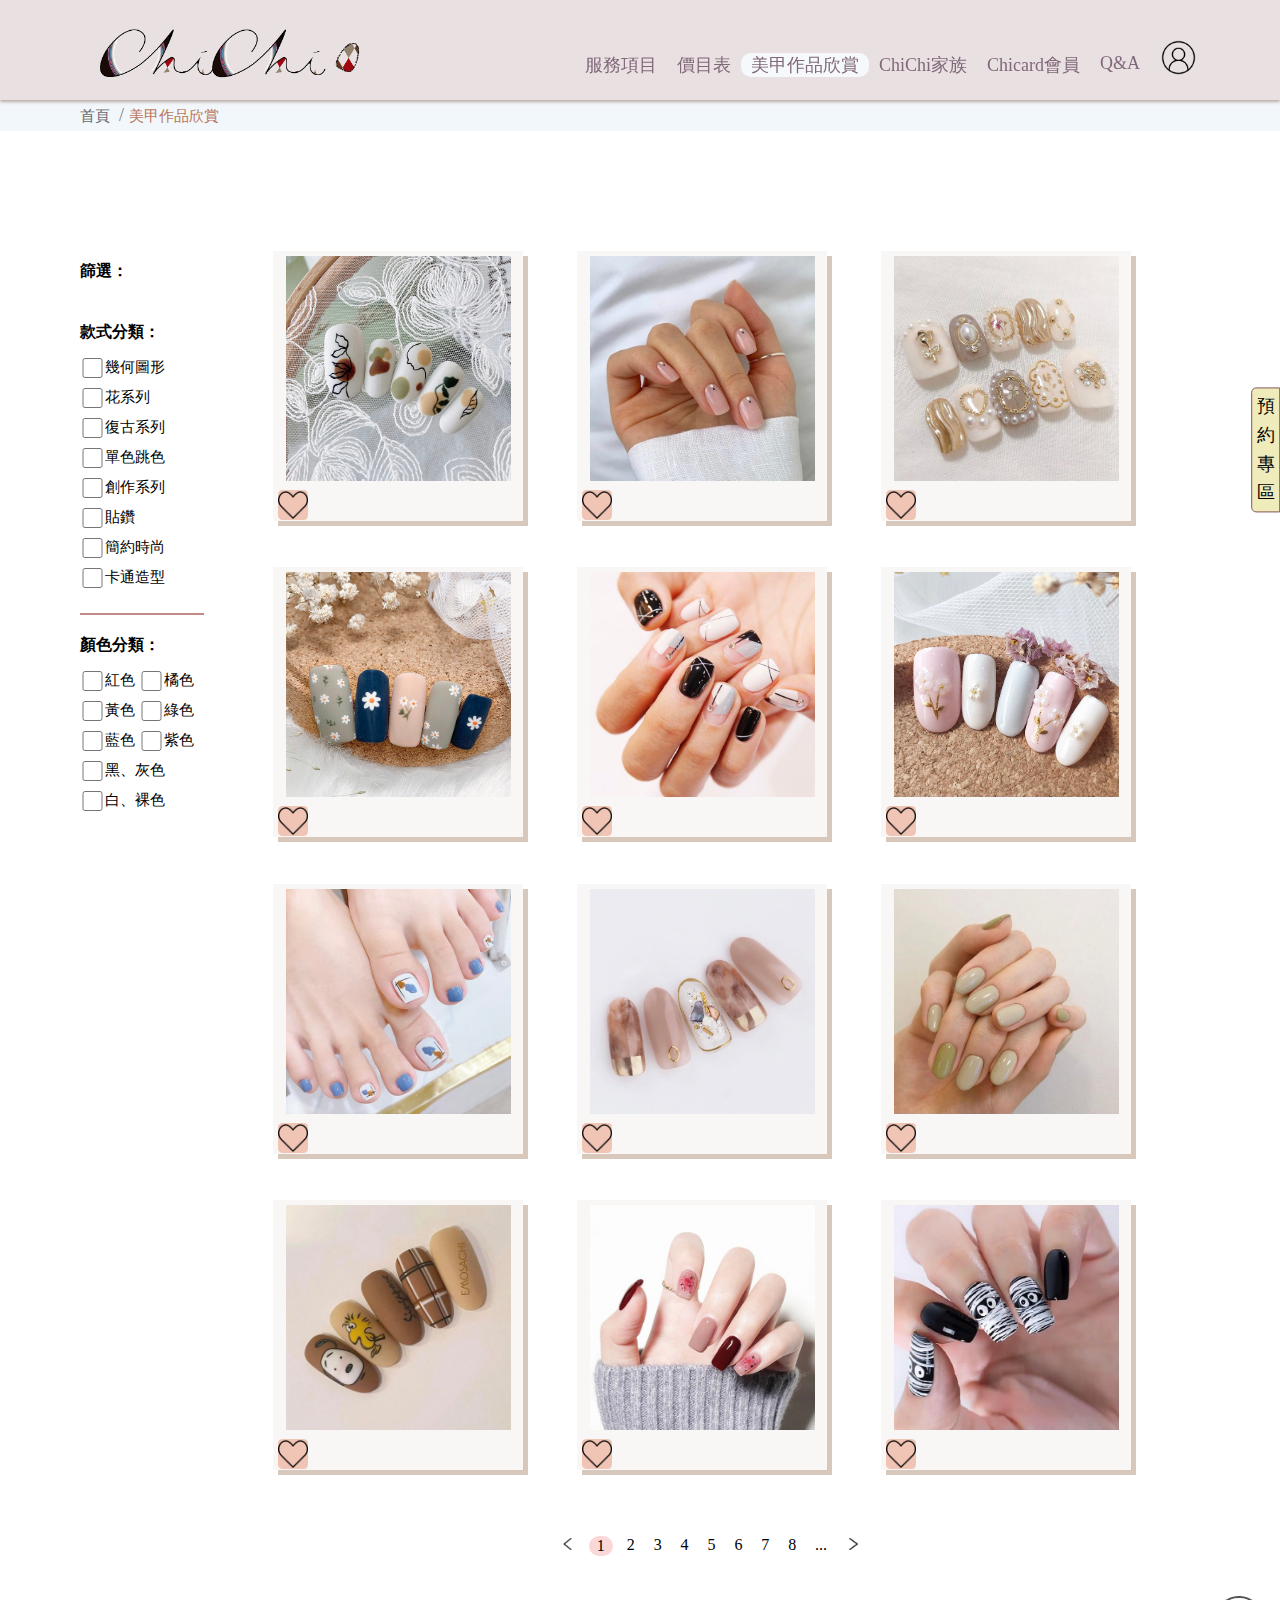
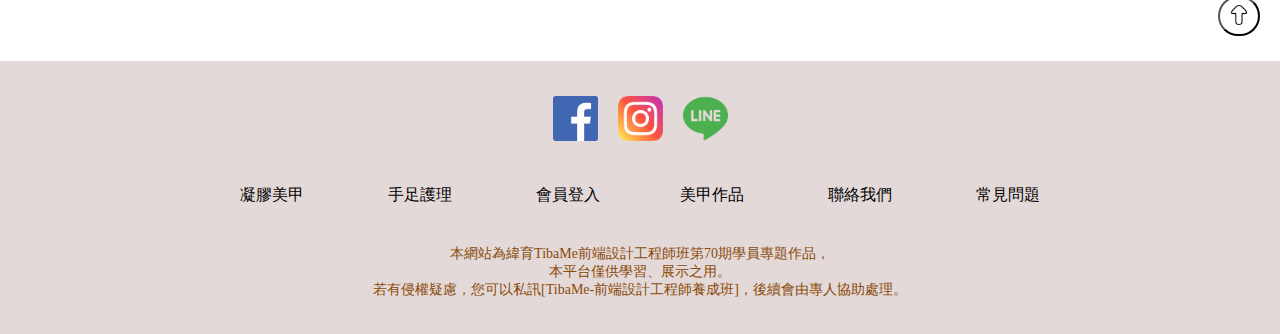
<file: pages/page4.html>
<!DOCTYPE html>
<html lang="zh-Hant" dir="ltr">
  <head>
    <meta charset="utf-8">
    <meta name="description" content="美甲, 手足護理">
    <meta name="viewport" content="width=device-width, initial-scale=1.0, user-scalable=yes">
    <title>ChiChi 美甲 | 手足護理 | 作品欣賞</title>
    <link rel="stylesheet" href="../css/page4.css">
    <link rel="stylesheet" href="../css/page8.css">
    <link rel="stylesheet" href="../your-path-to-fontawesome/css/all.css">
  </head>
  <body>
    <header class="header">
      <div class="container">
        <div class="logo_nav">
          <a href="./page.html" class="logo">
            <img src="../images/logo.png" alt="logo">
          </a>
        </div>
      
        <div class="inside">
          <nav class="nav">
            <ul class="nav_list">
              <li><a href="./page2.html">服務項目</a></li>
              <li><a href="./page3.html">價目表</a></li>
              <li class="bg"><a href="./page4.html">美甲作品欣賞</a></li>
              <li><a href="./page5.html">ChiChi家族</a></li>
              <li><a href="./page6.html">Chicard會員</a></li>
              <li><a href="./page7.html">Q&A</a></li>
            </ul>
          </nav>
        </div>

        <div class="hamburger_nav" onclick="myFunction(this)">
          <div class="bar1"></div>
          <div class="bar2"></div>
          <div class="bar3"></div>
          <ul class="list">
            <li><a href="./page2.html" class="items">服務項目</a></li>
            <li><a href="./page3.html" class="price">價目表</a></li>
            <li><a href="./page4.html" class="appreciate">美甲作品欣賞</a></li>
            <li><a href="./page5.html" class="about">ChiChi家族</a></li>
            <li><a href="./page6.html" class="member">Ｃhicard會員</a></li>
            <li><a href="./page7.html" class="qa">Q&A</a></li>
          </ul>
        </div>

        <div class="icon">
          <a href="#">
            <img src="../images/login.png" id="login">
          </a>
        </div>

        <div class="box">
          <div class="sign_box">
            <div class="title_up">
              <h1>會員登入</h1>
              <div class="close">
                <div class="close_bar1"></div>
                <div class="close_bar2"></div>
              </div>
            </div>

            <div class="signin">
              <div class="left_side">
                <div class="name">
                  <label for="name" class="lb">姓名：</label>
                  <input type="text" placeholder="王小美" id="name">
                </div>
                <div class="email">
                  <label for="username" class="lb">Email：</label>
                  <input type="text" placeholder="zxc123@gmail.com" id="username">
                </div>
                <div class="password">
                  <label for="pw" class="lb">密碼：</label>
                  <input type="password" placeholder="英文大小寫數字" id="pw">
                </div>
                <div class="button">
                  <p>註冊</p>
                  <button class="btn1" type="button" name="button">登入</button>
                </div>
              </div>
            </div>
          </div>
        </div>
      </div>
    </header>




    <div class="breadcrumb">
      <ol class="breadcrumb_list">
        <li><a href="./page1.html">首頁</a></li>
        <li>美甲作品欣賞</li>
      </ol>
    </div>



    <main class="main">
      <!-- <div class="sc">
        <div class="my">
          <p>我的最愛</p>
          <img src="../images/heart.png" class="heart">
        </div>
      </div> -->
      <div class="contain">
        <!-- 下拉式篩選 -->
        <div class="opts">
          <div class="shape">
            <div class="opt">
              <h3>款式分類：</h3>
            </div>
            <select name="country" class="all">
              <option value="1" selected>全部</option>
              <option value="2">幾何圖形</option>
              <option value="3">花系列</option>
              <option value="4">復古系列</option>
              <option value="5">單色跳色</option>
              <option value="6">創作系列</option>
              <option value="7">貼鑽</option>
              <option value="8">簡約時尚</option>
              <option value="9">卡通造型</option>
            </select>
          </div>
        
          <div class="colour">
            <div class="opt2">
              <h3>顏色分類：</h3>
            </div>
            <select name="country" class="all">
              <option value="1" selected>全部</option>
              <option value="2">紅色</option>
              <option value="3">橘色</option>
              <option value="4">黃色</option>
              <option value="5">綠色</option>
              <option value="6">藍色</option>
              <option value="7">紫色</option>
              <option value="8">黑、灰色</option>
              <option value="9">白、裸色</option>
            </select>
          </div>
        </div>
      </div>
        
          
        

      <!-- 左側篩選 -->
      <div class="side_nav">
        <h3>篩選：</h3>
        <div class="side_nav_content">
          <div class="selsct">
            <h4 class="slid_down_1">款式分類：</h4>
            <div class="attributes">
              <ul class="drop_down">
                <li>
                  <input type="checkbox" id="geometry" class="Click">
                  <label for="geometry">
                    <span class="gt"></span>幾何圖形
                  </label>
                </li>
                <li>
                  <input type="checkbox" id="flower" class="Click">
                  <label for="flower">
                    <span class="fl"></span>花系列
                  </label>
                </li>
                <li>
                  <input type="checkbox" id="harem" class="Click">
                  <label for="harem">
                    <span class="hr"></span>復古系列
                  </label>
                </li>
                <li>
                  <input type="checkbox" id="mon" class="Click">
                  <label for="mon">
                    <span class="mo"></span>單色跳色
                  </label>
                </li>
                <li>
                  <input type="checkbox" id="creation" class="Click">
                  <label for="creation">
                    <span class="ca"></span>創作系列
                  </label>
                </li>
                <li>
                  <input type="checkbox" id="drill" class="Click">
                  <label for="drill">
                    <span class="dr"></span>貼鑽
                  </label>
                </li>
                <li>
                  <input type="checkbox" id="fashion" class="Click">
                  <label for="fashion">
                    <span class="fa"></span>簡約時尚
                  </label>
                </li>
                <li>
                  <input type="checkbox" id="cartoon" class="Click">
                  <label for="cartoon">
                    <span class="ct"></span>卡通造型
                  </label>
                </li>
              </ul>
            </div>
          </div>

          <div class="select">
            <h4 class="slid_down_2">顏色分類：</h4>
            <div class="attributes">
              <ul class="drop_down color">
                <li>
                  <input type="checkbox" id="red" class="Click">
                  <label for="red">
                    <span class="rd"></span>紅色
                  </label>
                </li>
                <li>
                  <input type="checkbox" id="orange" class="Click">
                  <label for="orange">
                    <span class="og"></span>橘色
                  </label>
                </li>
                <li>
                  <input type="checkbox" id="yellow" class="Click">
                  <label for="yellow">
                    <span class="yl"></span>黃色
                  </label>
                </li>
                <li>
                  <input type="checkbox" id="green" class="Click">
                  <label for="green">
                    <span class="gr"></span>綠色
                  </label>
                </li>
                <li>
                  <input type="checkbox" id="blue" class="Click">
                  <label for="blue">
                    <span class="bl"></span>藍色
                  </label>
                </li>
                <li>
                  <input type="checkbox" id="purple" class="Click">
                  <label for="purple">
                    <span class="pp"></span>紫色
                  </label>
                </li>
                <li>
                  <input type="checkbox" id="black" class="Click">
                  <label for="black">
                    <span class="bk"></span>黑、灰色
                  </label>
                </li>
                <li>
                  <input type="checkbox" id="white" class="Click">
                  <label for="white">
                    <span class="wh"></span>白、裸色
                  </label>
                </li>
              </ul>
            </div>
          </div>
        </div>
      </div>


      <div class="sub_container">
        <div class="product_item">
          <div class="pic">
              <img src="../images/work1.JPG">
          </div>
          <div class="favorite">
              <img src="../images/heart.png" class="heart">
          </div>
        </div>

        <div class="product_item">
          <div class="pic">
              <img src="../images/work2.JPG">
          </div>
          <div class="favorite">
              <img src="../images/heart.png" class="heart">              
          </div>
        </div>

        <div class="product_item">
          <div class="pic">
              <img src="../images/work3.JPG">
          </div>
          <div class="favorite">
              <img src="../images/heart.png" class="heart">
          </div>
        </div>

        <div class="product_item">
          <div class="pic">
              <img src="../images/work4.JPG">
          </div>
          <div class="favorite">
              <img src="../images/heart.png" class="heart">
          </div>
        </div>

        <div class="product_item">
          <div class="pic">
              <img src="../images/work5.JPG">
          </div>
          <div class="favorite">
              <img src="../images/heart.png" class="heart">
          </div>
        </div>

        <div class="product_item">
          <div class="pic">
              <img src="../images/work6.JPG">
          </div>
          <div class="favorite">
              <img src="../images/heart.png" class="heart">
          </div>
        </div>

        <div class="product_item">
          <div class="pic">
              <img src="../images/work7.JPG">
          </div>
          <div class="favorite">
              <img src="../images/heart.png" class="heart">
          </div>
        </div>

        <div class="product_item">
          <div class="pic">
              <img src="../images/work8.JPG">
          </div>
          <div class="favorite">
              <img src="../images/heart.png" class="heart">
          </div>
        </div>

        <div class="product_item">
          <div class="pic">
              <img src="../images/work9.JPG">
          </div>
          <div class="favorite">
              <img src="../images/heart.png" class="heart">
          </div>
        </div>

        <div class="product_item">
          <div class="pic">
              <img src="../images/work10.JPG">
          </div>
          <div class="favorite">
              <img src="../images/heart.png" class="heart">
          </div>
        </div>

        <div class="product_item">
          <div class="pic">
              <img src="../images/work11.JPG">
          </div>
          <div class="favorite">
              <img src="../images/heart.png" class="heart">
          </div>
        </div>

        <div class="product_item">
          <div class="pic">
              <img src="../images/work12.JPG">
          </div>
          <div class="favorite">
              <img src="../images/heart.png" class="heart">
          </div>
        </div>

        <div class="pages_all">
          <div class="pages">
            <div class="arrow">
              <img src="../images/left-arrow.png">
            </div>
            <div class="-on">1</div>
            <div class="arrow">2</div>
            <div class="arrow">3</div>
            <div class="arrow">4</div>
            <div class="arrow">5</div>
            <div class="arrow">6</div>
            <div class="arrow">7</div>
            <div class="arrow">8</div>
            <div class="arrow">...</div>
            <div class="arrow right">
              <img src="../images/right-arrow.png">
            </div>
          </div>
        </div>
      </div>  
    </main>



    
    


    <div class="right_sidebar">
      <button type="button" class="btn_drawer">
        預約專區
      </button>
      <div class="sidebar">
        <div class="bon">
          <h3>Ava</h3>
          <p>凝膠美甲專業：<br>
            美甲上色｜造型彩繪｜基礎保養
            <i class="fab fa-line fa-2x"></i>
          </p>
        </div>

        <div class="bon">
          <h3>Ｍeimi</h3>
          <p>凝膠美甲專業：<br>
            美甲上色｜法式造型｜基礎保養
            <i class="fab fa-line fa-2x"></i>
          </p>
        </div>

        <div class="bon">
          <h3>Jiggy</h3>
          <p>手足護理專業：<br>
            基礎保養｜深層保養 | 美甲上色
            <i class="fab fa-line fa-2x"></i>
          </p>
        </div>

        <p><span>歡迎詢問預約<br>
          店內有時有店狗coco，在意請提前告知哦！
        </span></p>
      </div>
    </div>


    <div class="Space">
      <button type="button" class="go_top">
        <img src="../images/gotop.png">
      </button>
    </div>



    
    <footer class="footer">
      <div class="picture">
        <span>
          <a href="#"></a>
            <img src="../images/facebook.png">
        </span>
        <span>
          <a href="#"></a>
            <img src="../images/instagram.png">
        </span>
        <span>
          <a href="#"></a>
            <img src="../images/line.png">
        </span>
      </div>
      <div class="search"><!--搜索-->
        <div class="search_box">
          <span>
            <a href="#">
              <p>凝膠美甲</p>
            </a>
          </span>
          <span>
            <a href="#">
              <p>手足護理</p>
            </a>
          </span>
          <span>
            <a href="#">
              <p>會員登入</p>
            </a>
          </span>
        </div>
        <div class="search_box">
          <span>
            <a href="#">
              <P>美甲作品</p>
            </a>
          </span>
          <span>
            <a href="#">
              <p>聯絡我們</p>
            </a>
          </span>
          <span>
            <a href="#">
              <p>常見問題</p>
            </a>
          </span>
        </div>
      </div>
      <div class="notice">
        <p>
          本網站為緯育TibaMe前端設計工程師班第70期學員專題作品，
          <br>
          本平台僅供學習、展示之用。
          <br>
          若有侵權疑慮，您可以私訊[TibaMe-前端設計工程師養成班]，後續會由專人協助處理。
        </p>
      </div>
    </footer>

    <script src="https://ajax.googleapis.com/ajax/libs/jquery/3.4.1/jquery.min.js"></script>
    <script>
      function myFunction(x){
      x.classList.toggle("change");
    }
    </script>
    <script src="../js/page4.js"></script>
    <script src="../js/page1.js"></script>
    <script>
      $("button.go_top").on("click",function(){
        $("html, body").animate({
          scrollTop: 0
        }, 500)
      });
    </script>
  </body>
</html>
</file>
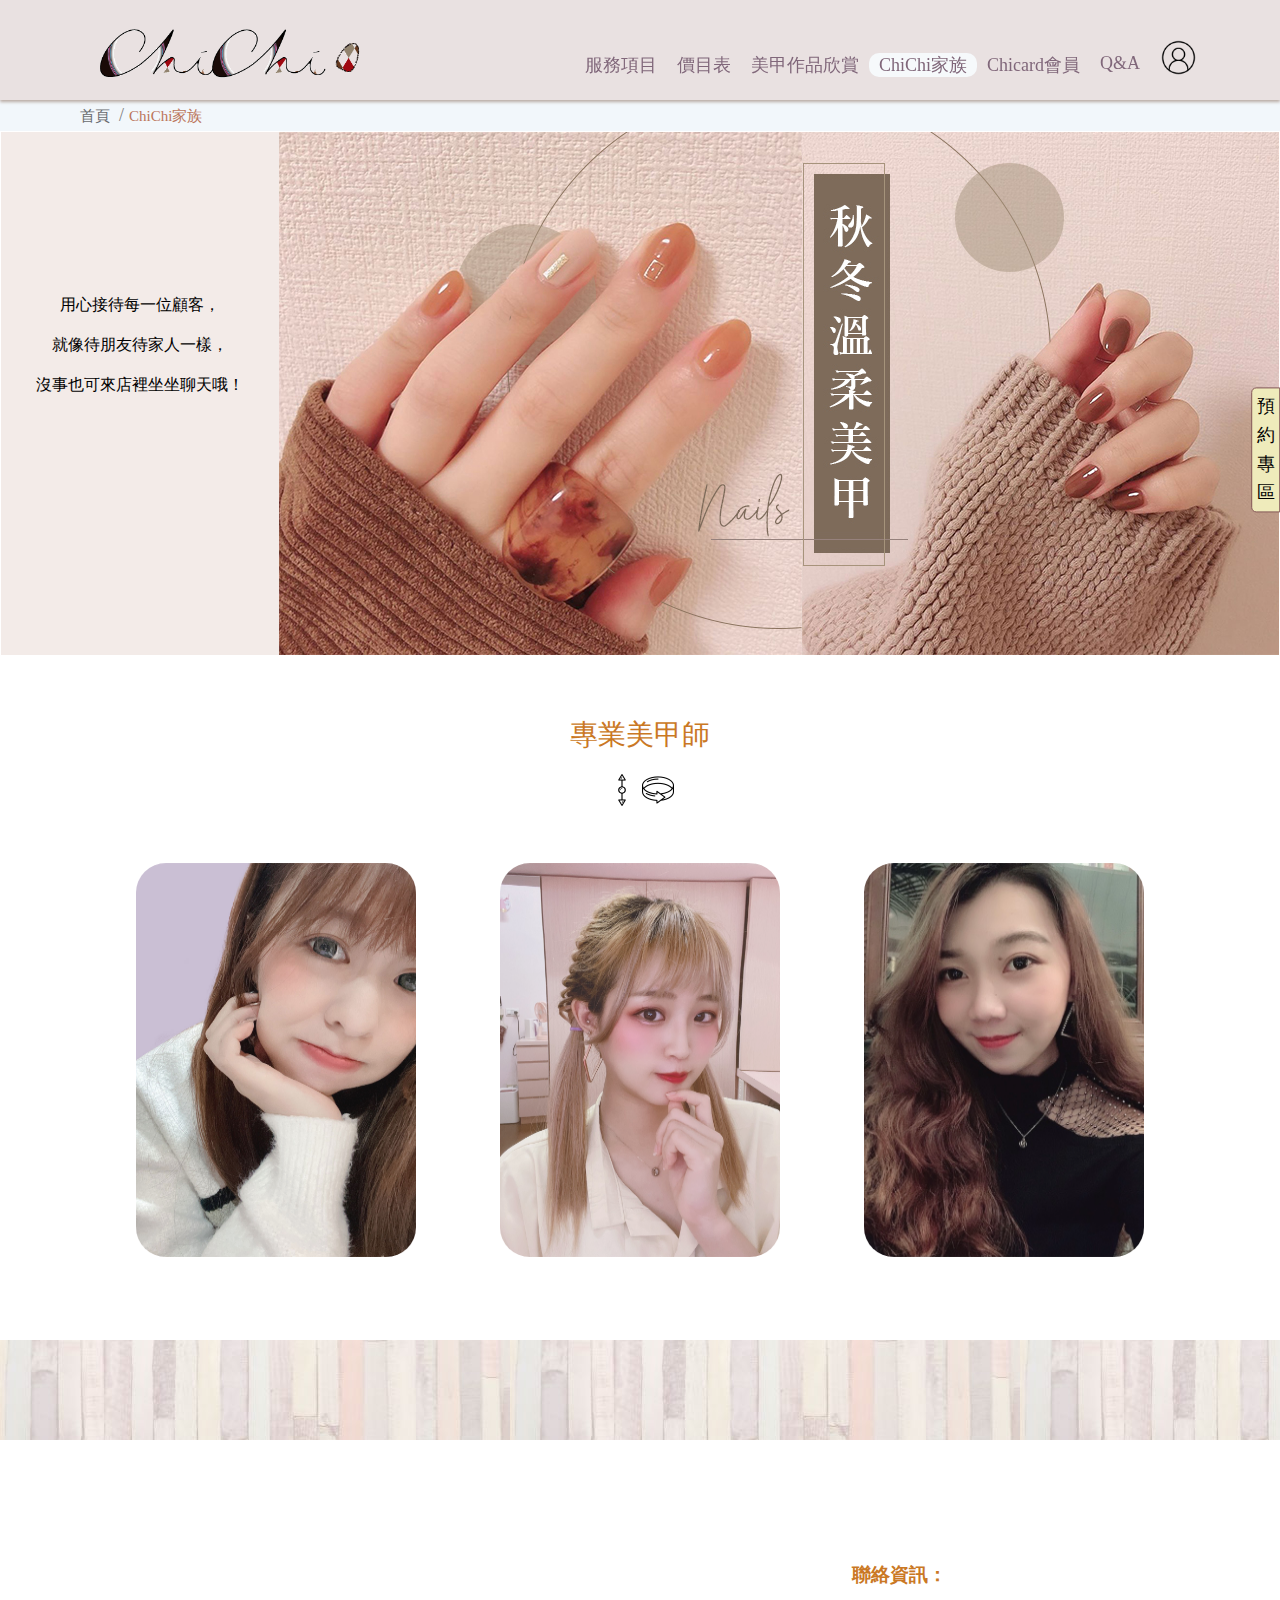
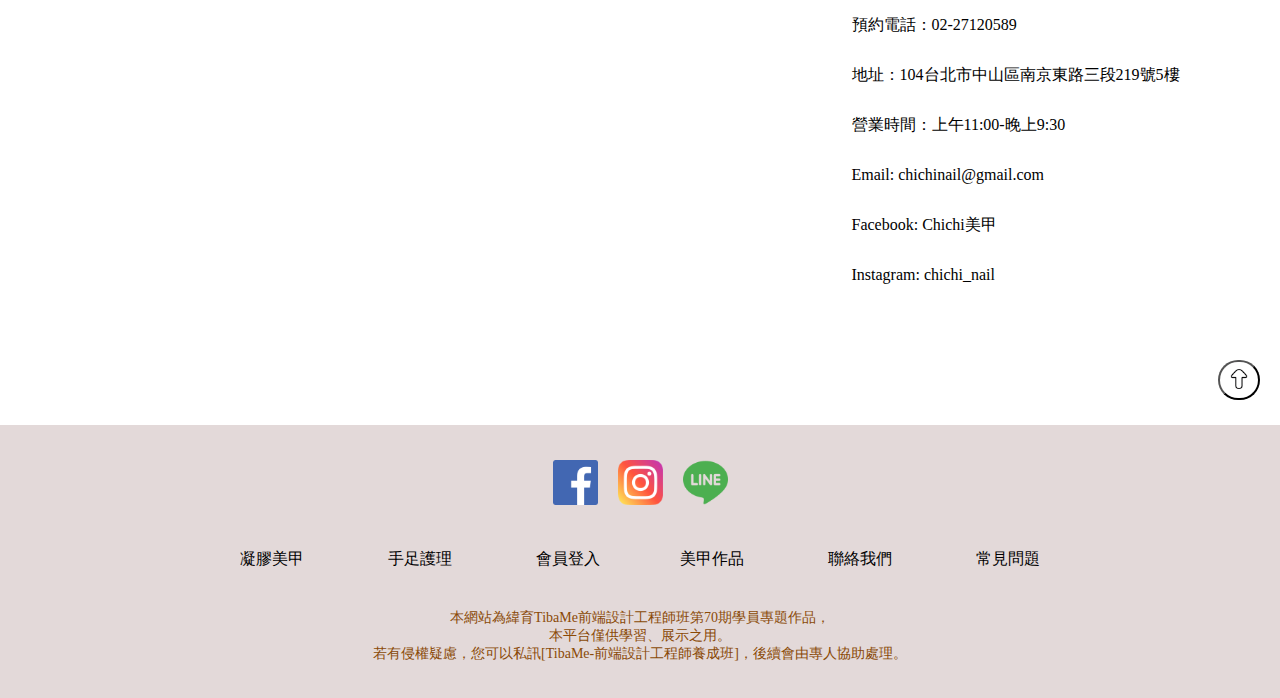
<file: pages/page5.html>
<!DOCTYPE html>
<html lang="zh-Hant" dir="ltr">
  <head>
    <meta charset="utf-8">
    <meta name="description" content="美甲, 手足護理">
    <meta name="viewport" content="width=device-width, initial-scale=1.0, user-scalable=yes">
    <title>ChiChi 美甲 | 手足護理 | 作品欣賞</title>
    <link rel="stylesheet" href="../css/page5.css">
    <link rel="stylesheet" href="../css/page8.css">
    <link rel="stylesheet" href="../your-path-to-fontawesome/css/all.css">
  </head>
  <body>
    <header class="header">
      <div class="container">
        <div class="logo_nav">
          <a href="./page.html" class="logo">
            <img src="../images/logo.png" alt="logo">
          </a>
        </div>
      
        <div class="inside">
          <nav class="nav">
            <ul class="nav_list">
              <li><a href="./page2.html">服務項目</a></li>
              <li><a href="./page3.html">價目表</a></li>
              <li><a href="./page4.html">美甲作品欣賞</a></li>
              <li class="bg"><a href="./page5.html">ChiChi家族</a></li>
              <li><a href="./page6.html">Chicard會員</a></li>
              <li><a href="./page7.html">Q&A</a></li>
            </ul>
          </nav>
        </div>

        <div class="hamburger_nav" onclick="myFunction(this)">
          <div class="bar1"></div>
          <div class="bar2"></div>
          <div class="bar3"></div>
          <ul class="list">
            <li><a href="./page2.html" class="items">服務項目</a></li>
            <li><a href="./page3.html" class="price">價目表</a></li>
            <li><a href="./page4.html" class="appreciate">美甲作品欣賞</a></li>
            <li><a href="./page5.html" class="about">ChiChi家族</a></li>
            <li><a href="./page6.html" class="member">Ｃhicard會員</a></li>
            <li><a href="./page7.html" class="qa">Q&A</a></li>
          </ul>
        </div>

        <div class="icon">
          <a href="#">
            <img src="../images/login.png" id="login">
          </a>
        </div>

        <div class="box">
          <div class="sign_box">
            <div class="title_up">
              <h1>會員登入</h1>
              <div class="close">
                <div class="close_bar1"></div>
                <div class="close_bar2"></div>
              </div>
            </div>

            <div class="signin">
              <div class="left_side">
                <div class="name">
                  <label for="name" class="lb">姓名：</label>
                  <input type="text" placeholder="王小美" id="name">
                </div>
                <div class="email">
                  <label for="username" class="lb">Email：</label>
                  <input type="text" placeholder="zxc123@gmail.com" id="username">
                </div>
                <div class="password">
                  <label for="pw" class="lb">密碼：</label>
                  <input type="password" placeholder="英文大小寫數字" id="pw">
                </div>
                <div class="button">
                  <p>註冊</p>
                  <button class="btn1" type="button" name="button">登入</button>
                </div>
              </div>
            </div>
          </div>
        </div>
      </div>
    </header>



    <div class="breadcrumb">
      <ol class="breadcrumb_list">
        <li><a href="./page1.html">首頁</a></li>
        <li>ChiChi家族</li>
      </ol>
    </div>





    <main class="main">
      <div class="_block">
        <div class="img_block">
          <img src="../images/img6.jpeg">
        </div>
        <p>用心接待每一位顧客，<br>
          就像待朋友待家人一樣，<br>
          沒事也可來店裡坐坐聊天哦！
        </p>
      </div>

      <div class="head">
        <div class="tit">
          <h3>專業美甲師</h3>
          <img src="../images/up-down1.png">
          <img src="../images/circular-arrow.png">
        </div>

        <div class="cpt">
          <div class="card">
            <div class="back">
              <h3>Ava</h3>
              <p>美甲上色｜法式線條｜基礎保養 <br>
                <span></span>
                投入於美的行業，做自己喜歡的事，對我來說是非常快樂的！同時也希望能將這份快樂分享給更多人</p>
                <span></span>
            </div>
            <div class="front pic1"></div>
          </div>

          <div class="card">
            <div class="back">
              <h3>Meimi</h3>
              <p>美甲上色｜造型彩繪｜基礎保養 <br>
              <span></span>
              我平時喜愛畫畫，也喜歡與人交流，於是加入ChiChi美甲，讓更多愛美的女孩能擁有獨特的美甲造型。</p>
              <span></span>
            </div>
            <div class="front pic2"></div>
          </div>

          <div class="card">
            <div class="back">
              <h3>Jiggy</h3>
              <p>基礎保養｜深層保養｜美甲上色 <br>
              <span></span>
              對女人來說，平時保養很重要，希望來到ChiChi能讓您的心情感到放鬆，享受當貴婦的感覺。</p>
              <span></span>
            </div>
            <div class="front pic3"></div>
          </div>

        </div>

        <!-- app -->
        <div class="app_content">
          <div class="app_x">
            <div class="app_img">
              <img src="../images/head1.jpg">
            </div>
            <div class="app_text">
              <h3>Ava</h3>
              <p>美甲上色｜法式線條｜基礎保養 <br>
                <span></span>
                投入於美的行業，做自己喜歡的事，對我來說是非常快樂的！同時也希望能將這份快樂分享給更多人</p>
                <span></span>
            </div>
          </div>
        </div>

        <div class="app_content">
          <div class="app_x">
            <div class="app_img">
              <img src="../images/head2.jpg">
            </div>
            <div class="app_text">
              <h3>Meimi</h3>
              <p>美甲上色｜造型彩繪｜基礎保養 <br>
              <span></span>
              美甲行業能帶給我快樂，也是我一直以來的夢想，希望我能讓更多愛美的女孩能擁有獨特的美甲造型。</p>
              <span></span>
            </div>
          </div>
        </div>

        <div class="app_content">
          <div class="app_x">
            <div class="app_img">
              <img src="../images/head3.jpg">
            </div>
            <div class="app_text">
              <h3>Jiggy</h3>
              <p>基礎保養｜深層保養｜美甲上色 <br>
              <span></span>
              對女人來說，平時保養很重要，希望來到ChiChi能讓您的心情感到放鬆，享受當貴婦的感覺。</p>
              <span></span>
            </div>
          </div>
        </div>
        <!-- app -->

      </div>
    </main>


    <div class="backg">
    </div>



    <div class="add">
      <iframe src="https://www.google.com/maps/embed?pb=!1m18!1m12!1m3!1d3614.4676870453195!2d121.5410642149881!3d25.052132843718283!2m3!1f0!2f0!3f0!3m2!1i1024!2i768!4f13.1!3m3!1m2!1s0x3442abe6b0446815%3A0xf006dde8c27afcc7!2z57ev6IKyVGliYU1l6ZmE6Kit5Y-w5YyX6IG36KiT5Lit5b-D!5e0!3m2!1szh-TW!2stw!4v1629029849328!5m2!1szh-TW!2stw" width="600" height="450" style="border:0;" allowfullscreen="" loading="lazy"></iframe>
      <div class="news">
        <h3>聯絡資訊：</h3>
        <p>
          預約電話：02-27120589 <br>
          地址：104台北市中山區南京東路三段219號5樓 <br>
          營業時間：上午11:00-晚上9:30 <br>
          Email: chichinail@gmail.com <br>
          Facebook: Chichi美甲 <br>
          Instagram: chichi_nail
        </p>
      </div>
    </div>



    <div class="right_sidebar">
      <button type="button" class="btn_drawer">
        預約專區
      </button>
      <div class="sidebar">
        <div class="bon">
          <h3>Ava</h3>
          <p>凝膠美甲專業：<br>
            美甲上色｜造型彩繪｜基礎保養
            <i class="fab fa-line fa-2x"></i>
          </p>
        </div>

        <div class="bon">
          <h3>Ｍeimi</h3>
          <p>凝膠美甲專業：<br>
            美甲上色｜法式造型｜基礎保養
            <i class="fab fa-line fa-2x"></i>
          </p>
        </div>

        <div class="bon">
          <h3>Jiggy</h3>
          <p>手足護理專業：<br>
            基礎保養｜深層保養 | 美甲上色
            <i class="fab fa-line fa-2x"></i>
          </p>
        </div>

        <p><span>歡迎詢問預約<br>
          店內有時有店狗coco，在意請提前告知哦！
        </span></p>
      </div>
    </div>



    <div class="Space">
      <button type="button" class="go_top">
        <img src="../images/gotop.png">
      </button>
    </div>




    <footer class="footer">
      <div class="picture">
        <span>
          <a href="#"></a>
            <img src="../images/facebook.png">
        </span>
        <span>
          <a href="#"></a>
            <img src="../images/instagram.png">
        </span>
        <span>
          <a href="#"></a>
            <img src="../images/line.png">
        </span>
      </div>
      <div class="search"><!--搜索-->
        <div class="search_box">
          <span>
            <a href="#">
              <p>凝膠美甲</p>
            </a>
          </span>
          <span>
            <a href="#">
              <p>手足護理</p>
            </a>
          </span>
          <span>
            <a href="#">
              <p>會員登入</p>
            </a>
          </span>
        </div>
        <div class="search_box">
          <span>
            <a href="#">
              <P>美甲作品</p>
            </a>
          </span>
          <span>
            <a href="#">
              <p>聯絡我們</p>
            </a>
          </span>
          <span>
            <a href="#">
              <p>常見問題</p>
            </a>
          </span>
        </div>
      </div>
      <div class="notice">
        <p>
          本網站為緯育TibaMe前端設計工程師班第70期學員專題作品，
          <br>
          本平台僅供學習、展示之用。
          <br>
          若有侵權疑慮，您可以私訊[TibaMe-前端設計工程師養成班]，後續會由專人協助處理。
        </p>
      </div>
    </footer>

    <script src="https://ajax.googleapis.com/ajax/libs/jquery/3.6.0/jquery.min.js"></script>
    <script>
      function myFunction(x){
      x.classList.toggle("change");
    }
    </script>
    <script src="../js/page4.js"></script>
    <script src="../js/page1.js"></script>
    <script>
      $("button.go_top").on("click",function(){
        $("html, body").animate({
          scrollTop: 0
        }, 500)
      });
    </script>
  </body>
</html>
</file>
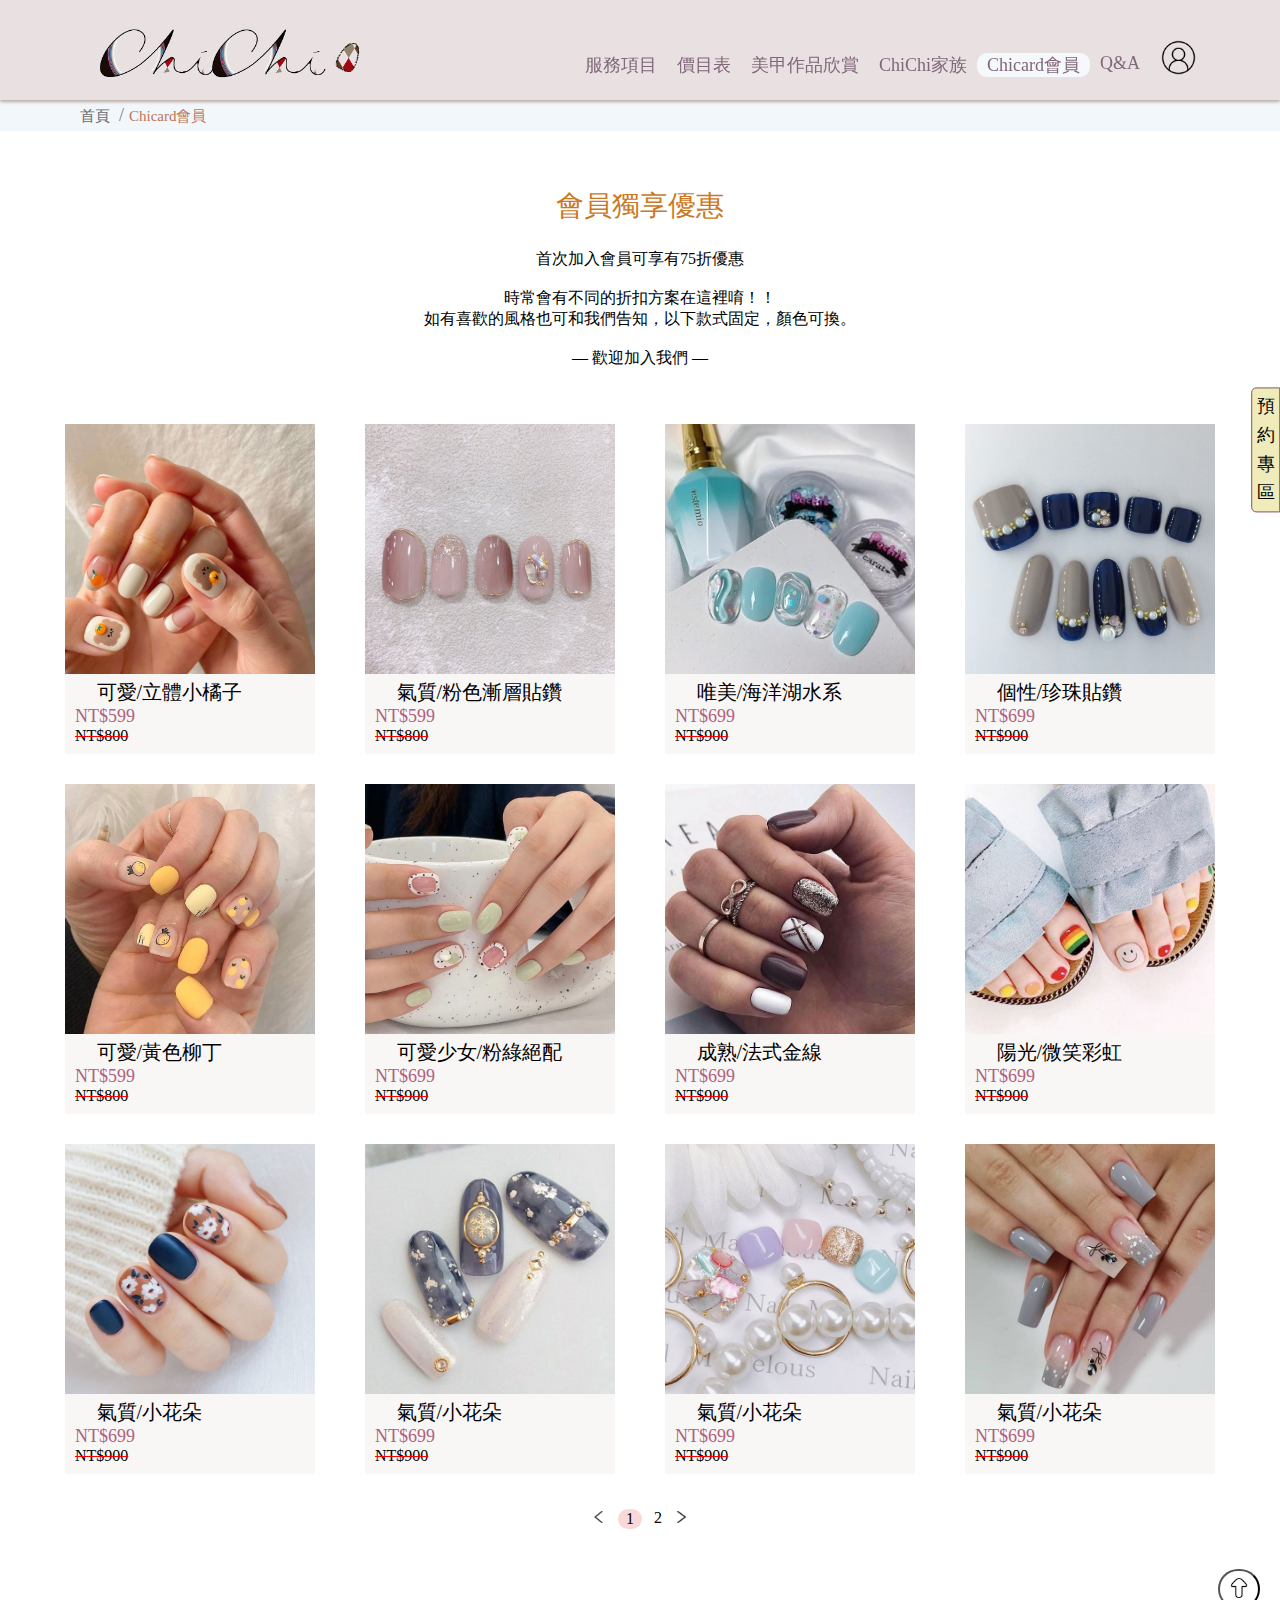
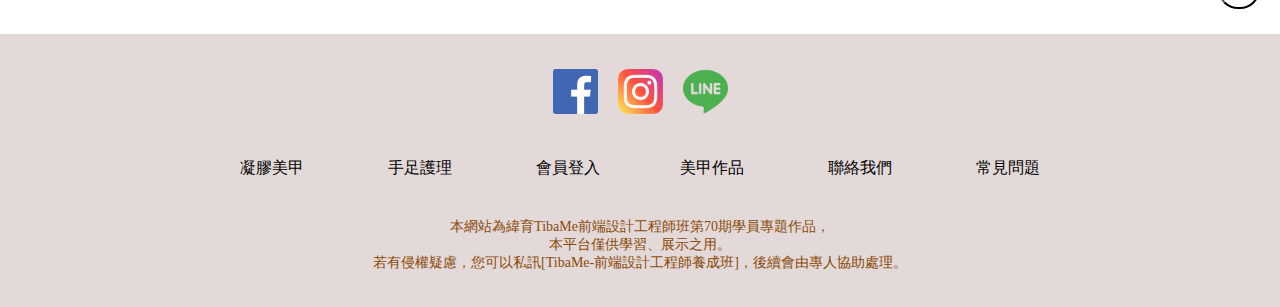
<file: pages/page6.html>
<!DOCTYPE html>
<html lang="zh-Hant" dir="ltr">
  <head>
    <meta charset="utf-8">
    <meta name="description" content="美甲, 手足護理">
    <meta name="viewport" content="width=device-width, initial-scale=1.0, user-scalable=yes">
    <title>ChiChi 美甲 | 手足護理 | 作品欣賞</title>
    <link rel="stylesheet" href="../css/page6.css">
    <link rel="stylesheet" href="../css/page8.css">
    <link rel="stylesheet" href="../your-path-to-fontawesome/css/all.css">
  </head>
  <body>
    <header class="header">
      <div class="container">
        <div class="logo_nav">
          <a href="./page.html" class="logo">
            <img src="../images/logo.png" alt="logo">
          </a>
        </div>
      
        <div class="inside">
          <nav class="nav">
            <ul class="nav_list">
              <li><a href="./page2.html">服務項目</a></li>
              <li><a href="./page3.html">價目表</a></li>
              <li><a href="./page4.html">美甲作品欣賞</a></li>
              <li><a href="./page5.html">ChiChi家族</a></li>
              <li class="bg"><a href="./page6.html">Chicard會員</a></li>
              <li><a href="./page7.html">Q&A</a></li>
            </ul>
          </nav>
        </div>

        <div class="hamburger_nav" onclick="myFunction(this)">
          <div class="bar1"></div>
          <div class="bar2"></div>
          <div class="bar3"></div>
          <ul class="list">
            <li><a href="./page2.html" class="items">服務項目</a></li>
            <li><a href="./page3.html" class="price">價目表</a></li>
            <li><a href="./page4.html" class="appreciate">美甲作品欣賞</a></li>
            <li><a href="./page5.html" class="about">ChiChi家族</a></li>
            <li><a href="./page6.html" class="member">Ｃhicard會員</a></li>
            <li><a href="./page7.html" class="qa">Q&A</a></li>
          </ul>
        </div>

        <div class="icon">
          <a href="#">
            <img src="../images/login.png" id="login">
          </a>
        </div>

        <div class="box">
          <div class="sign_box">
            <div class="title_up">
              <h1>會員登入</h1>
              <div class="close">
                <div class="close_bar1"></div>
                <div class="close_bar2"></div>
              </div>
            </div>

            <div class="signin">
              <div class="left_side">
                <div class="name">
                  <label for="name" class="lb">姓名：</label>
                  <input type="text" placeholder="王小美" id="name">
                </div>
                <div class="email">
                  <label for="username" class="lb">Email：</label>
                  <input type="text" placeholder="zxc123@gmail.com" id="username">
                </div>
                <div class="password">
                  <label for="pw" class="lb">密碼：</label>
                  <input type="password" placeholder="英文大小寫數字" id="pw">
                </div>
                <div class="button">
                  <p>註冊</p>
                  <button class="btn1" type="button" name="button">登入</button>
                </div>
              </div>
            </div>
          </div>
        </div>
      </div>
    </header>


    <div class="breadcrumb">
      <ol class="breadcrumb_list">
        <li><a href="./page1.html">首頁</a></li>
        <li>Chicard會員</li>
      </ol>
    </div>



    <div class="text">
      <h3>會員獨享優惠</h3>
      <br>
      <p>
        首次加入會員可享有75折優惠<br>
        <br>
        時常會有不同的折扣方案在這裡唷！！<br>
        如有喜歡的風格也可和我們告知，以下款式固定，顏色可換。<br>
        <br>
        — 歡迎加入我們 —
      </p>
    </div>



    <div class="contain">
      <div class="row">
        <div class="element">
          <div class="imagepic">
            <div class="fr">
              <img src="../images/memberimg01.jpg">
            </div>
            <div class="text_checkered">
              <div class="name">可愛/立體小橘子</div>
              <div class="price">NT$599</div>
              <div class="discount">NT$800</div>
            </div>
          </div>
        </div>


        <div class="element">
          <div class="imagepic">
            <div class="fr">
              <img src="../images/memberimg02.jpg">
            </div>
            <div class="text_checkered">
              <div class="name">氣質/粉色漸層貼鑽</div>
              <div class="price">NT$599</div>
              <div class="discount">NT$800</div>
            </div>
          </div>
        </div>


        <div class="element">
          <div class="imagepic">
            <div class="fr">
              <img src="../images/memberimg3.jpg">
            </div>
            <div class="text_checkered">
              <div class="name">唯美/海洋湖水系</div>
              <div class="price">NT$699</div>
              <div class="discount">NT$900</div>
            </div>
          </div>
        </div>

        <div class="element">
          <div class="imagepic">
            <div class="fr">
              <img src="../images/memberimg4.jpg">
            </div>

            <div class="text_checkered">
              <div class="name">個性/珍珠貼鑽</div>
              <div class="price">NT$699</div>
              <div class="discount">NT$900</div>
            </div>
          </div>
        </div>


        <div class="element">
          <div class="imagepic">
            <div class="fr">
              <img src="../images/memberimg5.jpg">
            </div>

            <div class="text_checkered">
              <div class="name">可愛/黃色柳丁</div>
              <div class="price">NT$599</div>
              <div class="discount">NT$800</div>
            </div>
          </div>
        </div>


        <div class="element">
          <div class="imagepic">
            <div class="fr">
              <img src="../images/memberimg6.jpg">
            </div>
            <div class="text_checkered">
              <div class="name">可愛少女/粉綠絕配</div>
              <div class="price">NT$699</div>
              <div class="discount">NT$900</div>
            </div>
          </div>
        </div>


        <div class="element">
          <div class="imagepic">
            <div class="fr">
              <img src="../images/memberimg7.jpg">
            </div>

            <div class="text_checkered">
              <div class="name">成熟/法式金線</div>
              <div class="price">NT$699</div>
              <div class="discount">NT$900</div>
            </div>
          </div>
        </div>


        <div class="element">
          <div class="imagepic">
            <div class="fr">
              <img src="../images/memberimg8.jpg">
            </div>
            <div class="text_checkered">
              <div class="name">陽光/微笑彩虹</div>
              <div class="price">NT$699</div>
              <div class="discount">NT$900</div>
            </div>
          </div>
        </div>


        <div class="element">
          <div class="imagepic">
            <div class="fr">
              <img src="../images/memberimg9.jpg">
            </div>

            <div class="text_checkered">
              <div class="name">氣質/小花朵</div>
              <div class="price">NT$699</div>
              <div class="discount">NT$900</div>
            </div>
          </div>
        </div>

        <div class="element">
          <div class="imagepic">
            <div class="fr">
              <img src="../images/memberimg10.jpg">
            </div>

            <div class="text_checkered">
              <div class="name">氣質/小花朵</div>
              <div class="price">NT$699</div>
              <div class="discount">NT$900</div>
            </div>
          </div>
        </div>

        <div class="element">
          <div class="imagepic">
            <div class="fr">
              <img src="../images/memberimg11.jpg">
            </div>

            <div class="text_checkered">
              <div class="name">氣質/小花朵</div>
              <div class="price">NT$699</div>
              <div class="discount">NT$900</div>
            </div>
          </div>
        </div>

        <div class="element">
          <div class="imagepic">
            <div class="fr">
              <img src="../images/memberimg12.jpg">
            </div>

            <div class="text_checkered">
              <div class="name">氣質/小花朵</div>
              <div class="price">NT$699</div>
              <div class="discount">NT$900</div>
            </div>
          </div>
        </div>
      </div>
    </div>






    <div class="pages">
      <div class="arrow">
        <img src="../images/left-arrow.png">
      </div>
      <div class="-on">1</div>
      <div class="arrow">2</div>
      <div class="arrow right">
        <img src="../images/right-arrow.png">
      </div>
    </div>




    <div class="right_sidebar">
      <button type="button" class="btn_drawer">
        預約專區
      </button>
      <div class="sidebar">
        <div class="bon">
          <h3>Ava</h3>
          <p>凝膠美甲專業：<br>
            美甲上色｜造型彩繪｜基礎保養
            <i class="fab fa-line fa-2x"></i>
          </p>
        </div>

        <div class="bon">
          <h3>Ｍeimi</h3>
          <p>凝膠美甲專業：<br>
            美甲上色｜法式造型｜基礎保養
            <i class="fab fa-line fa-2x"></i>
          </p>
        </div>

        <div class="bon">
          <h3>Jiggy</h3>
          <p>手足護理專業：<br>
            基礎保養｜深層保養 | 美甲上色
            <i class="fab fa-line fa-2x"></i>
          </p>
        </div>

        <p><span>歡迎詢問預約<br>
          店內有時有店狗coco，在意請提前告知哦！
        </span></p>
      </div>
    </div>


    <div class="Space">
      <button type="button" class="go_top">
        <img src="../images/gotop.png">
      </button>
    </div>


    <footer class="footer">
      <div class="picture">
        <span>
          <a href="#"></a>
            <img src="../images/facebook.png">
        </span>
        <span>
          <a href="#"></a>
            <img src="../images/instagram.png">
        </span>
        <span>
          <a href="#"></a>
            <img src="../images/line.png">
        </span>
      </div>
      <div class="search"><!--搜索-->
        <div class="search_box">
          <span>
            <a href="#">
              <p>凝膠美甲</p>
            </a>
          </span>
          <span>
            <a href="#">
              <p>手足護理</p>
            </a>
          </span>
          <span>
            <a href="#">
              <p>會員登入</p>
            </a>
          </span>
        </div>
        <div class="search_box">
          <span>
            <a href="#">
              <P>美甲作品</p>
            </a>
          </span>
          <span>
            <a href="#">
              <p>聯絡我們</p>
            </a>
          </span>
          <span>
            <a href="#">
              <p>常見問題</p>
            </a>
          </span>
        </div>
      </div>
      <div class="notice">
        <p>
          本網站為緯育TibaMe前端設計工程師班第70期學員專題作品，
          <br>
          本平台僅供學習、展示之用。
          <br>
          若有侵權疑慮，您可以私訊[TibaMe-前端設計工程師養成班]，後續會由專人協助處理。
        </p>
      </div>
    </footer>

    <script src="https://ajax.googleapis.com/ajax/libs/jquery/3.6.0/jquery.min.js"></script>
    <script>
      function myFunction(x){
      x.classList.toggle("change");
    }
    </script>
    <script src="../js/page4.js"></script>
    <script src="../js/page1.js"></script>
    <script>
      $("button.go_top").on("click",function(){
        $("html, body").animate({
          scrollTop: 0
        }, 500)
      });
    </script>
  </body>
</html>
</file>
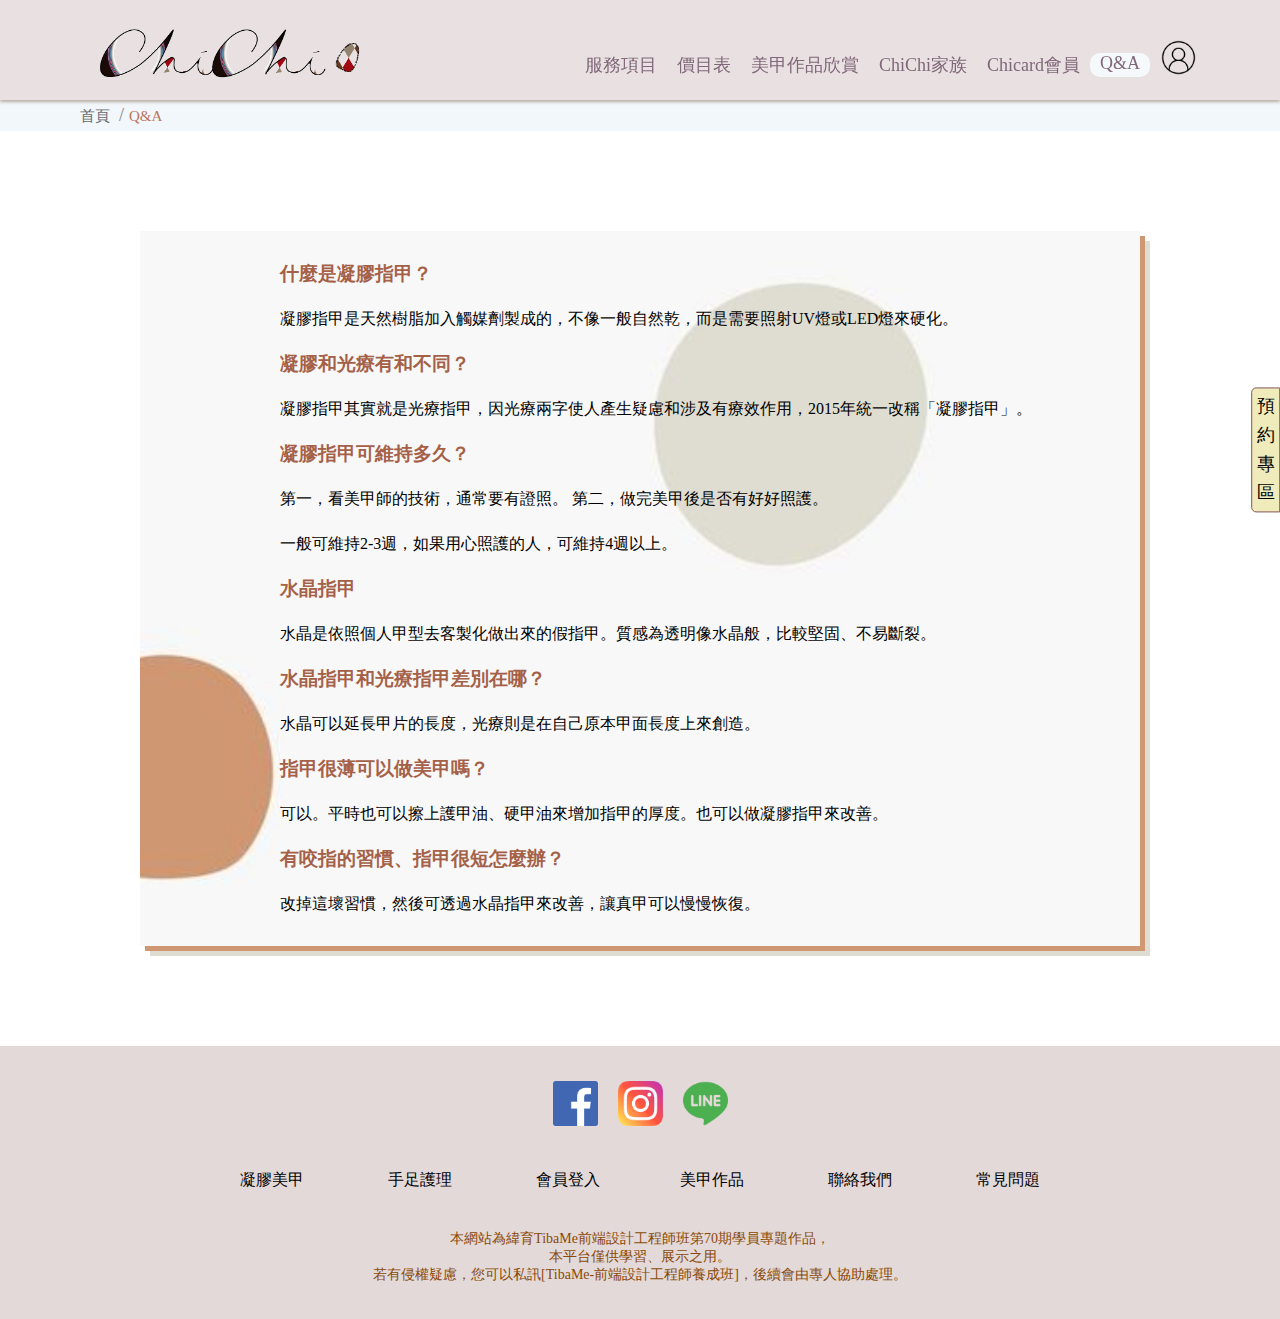
<file: pages/page7.html>
<!DOCTYPE html>
<html lang="zh-Hant" dir="ltr">
  <head>
    <meta charset="utf-8">
    <meta name="description" content="美甲, 手足護理">
    <meta name="viewport" content="width=device-width, initial-scale=1.0, user-scalable=yes">
    <title>ChiChi 美甲 | 手足護理 | 作品欣賞</title>
    <link rel="stylesheet" href="../css/page7.css">
    <link rel="stylesheet" href="../css/page8.css">
    <link rel="stylesheet" href="../your-path-to-fontawesome/css/all.css">
  </head>
  <body>
    <header class="header">
      <div class="container">
        <div class="logo_nav">
          <a href="./page.html" class="logo">
            <img src="../images/logo.png" alt="logo">
          </a>
        </div>
      
        <div class="inside">
          <nav class="nav">
            <ul class="nav_list">
              <li><a href="./page2.html">服務項目</a></li>
              <li><a href="./page3.html">價目表</a></li>
              <li><a href="./page4.html">美甲作品欣賞</a></li>
              <li><a href="./page5.html">ChiChi家族</a></li>
              <li><a href="./page6.html">Chicard會員</a></li>
              <li class="bg"><a href="./page7.html">Q&A</a></li>
            </ul>
          </nav>
        </div>

        <div class="hamburger_nav" onclick="myFunction(this)">
          <div class="bar1"></div>
          <div class="bar2"></div>
          <div class="bar3"></div>
          <ul class="list">
            <li><a href="./page2.html" class="items">服務項目</a></li>
            <li><a href="./page3.html" class="price">價目表</a></li>
            <li><a href="./page4.html" class="appreciate">美甲作品欣賞</a></li>
            <li><a href="./page5.html" class="about">ChiChi家族</a></li>
            <li><a href="./page6.html" class="member">Ｃhicard會員</a></li>
            <li><a href="./page7.html" class="qa">Q&A</a></li>
          </ul>
        </div>

        <div class="icon">
          <a href="#">
            <img src="../images/login.png" id="login">
          </a>
        </div>

        <div class="box">
          <div class="sign_box">
            <div class="title_up">
              <h1>會員登入</h1>
              <div class="close">
                <div class="close_bar1"></div>
                <div class="close_bar2"></div>
              </div>
            </div>

            <div class="signin">
              <div class="left_side">
                <div class="name">
                  <label for="name" class="lb">姓名：</label>
                  <input type="text" placeholder="王小美" id="name">
                </div>
                <div class="email">
                  <label for="username" class="lb">Email：</label>
                  <input type="text" placeholder="zxc123@gmail.com" id="username">
                </div>
                <div class="password">
                  <label for="pw" class="lb">密碼：</label>
                  <input type="password" placeholder="英文大小寫數字" id="pw">
                </div>
                <div class="button">
                  <p>註冊</p>
                  <button class="btn1" type="button" name="button">登入</button>
                </div>
              </div>
            </div>
          </div>
        </div>
      </div>
    </header>


    <div class="breadcrumb">
      <ol class="breadcrumb_list">
        <li><a href="./page1.html">首頁</a></li>
        <li>Q&A</li>
      </ol>
    </div>



    <div class="order_list">
      <ol>
        <li>
          <h3>什麼是凝膠指甲？</h3>
          <p>凝膠指甲是天然樹脂加入觸媒劑製成的，不像一般自然乾，而是需要照射UV燈或LED燈來硬化。</p>
        </li>
        <li>
          <h3>凝膠和光療有和不同？</h3>
          <p>凝膠指甲其實就是光療指甲，因光療兩字使人產生疑慮和涉及有療效作用，2015年統一改稱「凝膠指甲」。</p>
        </li>
        <li>
          <h3>凝膠指甲可維持多久？</h3>
          <p>第一，看美甲師的技術，通常要有證照。 第二，做完美甲後是否有好好照護。<br>
            一般可維持2-3週，如果用心照護的人，可維持4週以上。</p>
        </li>
        <li>
          <h3>水晶指甲</h3>
          <p>水晶是依照個人甲型去客製化做出來的假指甲。質感為透明像水晶般，比較堅固、不易斷裂。</p>
        </li>
        <li>
          <h3>水晶指甲和光療指甲差別在哪？</h3>
          <p>水晶可以延長甲片的長度，光療則是在自己原本甲面長度上來創造。</p>
        </li>
        <li>
          <h3>指甲很薄可以做美甲嗎？</h3>
          <p>可以。平時也可以擦上護甲油、硬甲油來增加指甲的厚度。也可以做凝膠指甲來改善。</p>
        </li>
        <li>
          <h3>有咬指的習慣、指甲很短怎麼辦？</h3>
          <p>改掉這壞習慣，然後可透過水晶指甲來改善，讓真甲可以慢慢恢復。</p>
        </li>
      </ol>
    </div>





    <div class="right_sidebar">
      <button type="button" class="btn_drawer">
        預約專區
      </button>
      <div class="sidebar">
        <div class="bon">
          <h3>Ava</h3>
          <p>凝膠美甲專業：<br>
            美甲上色｜造型彩繪｜基礎保養
            <i class="fab fa-line fa-2x"></i>
          </p>
        </div>

        <div class="bon">
          <h3>Ｍeimi</h3>
          <p>凝膠美甲專業：<br>
            美甲上色｜法式造型｜基礎保養
            <i class="fab fa-line fa-2x"></i>
          </p>
        </div>

        <div class="bon">
          <h3>Jiggy</h3>
          <p>手足護理專業：<br>
            基礎保養｜深層保養 | 美甲上色
            <i class="fab fa-line fa-2x"></i>
          </p>
        </div>

        <p><span>歡迎詢問預約<br>
          店內有時有店狗coco，在意請提前告知哦！
        </span></p>
      </div>
    </div>





    <footer class="footer">
      <div class="picture">
        <span>
          <a href="#"></a>
            <img src="../images/facebook.png">
        </span>
        <span>
          <a href="#"></a>
            <img src="../images/instagram.png">
        </span>
        <span>
          <a href="#"></a>
            <img src="../images/line.png">
        </span>
      </div>
      <div class="search"><!--搜索-->
        <div class="search_box">
          <span>
            <a href="#">
              <p>凝膠美甲</p>
            </a>
          </span>
          <span>
            <a href="#">
              <p>手足護理</p>
            </a>
          </span>
          <span>
            <a href="#">
              <p>會員登入</p>
            </a>
          </span>
        </div>
        <div class="search_box">
          <span>
            <a href="#">
              <P>美甲作品</p>
            </a>
          </span>
          <span>
            <a href="#">
              <p>聯絡我們</p>
            </a>
          </span>
          <span>
            <a href="#">
              <p>常見問題</p>
            </a>
          </span>
        </div>
      </div>
      <div class="notice">
        <p>
          本網站為緯育TibaMe前端設計工程師班第70期學員專題作品，
          <br>
          本平台僅供學習、展示之用。
          <br>
          若有侵權疑慮，您可以私訊[TibaMe-前端設計工程師養成班]，後續會由專人協助處理。
        </p>
      </div>
    </footer>

    <script src="https://ajax.googleapis.com/ajax/libs/jquery/3.6.0/jquery.min.js"></script>
    <script>
      function myFunction(x){
      x.classList.toggle("change");
    }
    </script>
    <script src="../js/page4.js"></script>
    <script src="../js/page1.js"></script>
    <script>
      $("button.go_top").on("click",function(){
        $("html, body").animate({
          scrollTop: 0
        }, 500)
      });
    </script>
  </body>
</html>
</file>
<file: css/page1.css>
*{
  box-sizing: border-box;
  margin: 0 auto;
  list-style: none;
}

body{
  display: block;
  overflow-x: hidden;
}

header.header{
  background-color: rgb(227, 217, 217, .8);
  box-shadow: 0 2px 3px #b9aaa2;
  /* border: 1px solid red; */
  max-width: 100%;
  height: 100px;
  margin: 0 auto;
  position: sticky;
  z-index: 1000;
  top: 0;
  right: 0;
  left: 0;
}

div.container{
  /* border: 1px solid red; */
  max-width: 1200px;
  height: 100px;
  margin: 0 auto;
  position: sticky;
  z-index: 1000;
  top: 0;
  right: 0;
  left: 0;
}

div.logo_nav{
  position: absolute;
  top: 48%;
  transform: translateY(-40%);
  left: 40px;
  width: 300px;
}

@media (min-width: 376px) and (max-width: 575.98px){
  div.logo_nav{
    left: 5px;
  }
}

@media screen and (max-width: 375.98px){
  div.logo_nav{
    left: 5px;
  }
}


a.logo img{
  width: 100%;
}

@media (min-width: 376px) and (max-width: 575.98px){
  a.logo img{
    width: 240px;
  }
}

@media screen and (max-width: 375.98px){
  a.logo img{
    width: 200px;
  }
}

a.logo img:hover{
  box-shadow: 0 2px 3px #b9aaa2;
  border-radius: 50px;
}

div.inside{
  /* border: 1px solid red; */
  display: inline-flex;
  position: absolute;
  top: 50%;
  transform: translateY(-50%);
  right: 80px;
}

button{
  cursor: pointer;
}

button img{
  width: 20px;
  height: 20px;
}

nav.nav{
  margin: 30px auto 0;
}

ul.nav_list{
  padding: 0;
  margin: 0 10px;
  display: inline-flex;
  list-style: none;
}

@media (min-width: 576px) and (max-width: 1199.98px){
  ul.nav_list{
    width: 960px;
    max-width: 100%;
    display: none;
  }
}

@media (min-width: 376px) and (max-width: 575.98px){
  ul.nav_list{
    display: none;
  }
}

@media screen and (max-width: 375.98px){
  ul.nav_list{
    display: none;
  }
}

ul.nav_list > li{
  list-style: none;
  display: inline-block;
  vertical-align: top;
}

ul.nav_list li > a{
  text-decoration: none;
  font-size: 18px;
  color: #80677a;
  padding: 10px;
  /* border: 1px solid black; */
  transform: translateY(0px);
  transition: 0.5s;
}

ul.nav_list > li.bg{
  background-color: #f6f9fb;
  color: black;
  border-radius: 10px;
}

ul.nav_list li > a:hover{
  background-color: #d0b7ab;
  color: black;
  border-radius: 10px;
  transform: translateY(-10px);
}

div.social_block{
  font-size: 1rem;
  padding: 5px 10px;
  position: relative;
}

div.social_block:hover ul.social_link_list{
  display: block;
}

ul.social_link_list{
  margin: 0;
  padding: 0;
  display: none;
  border: 1px solid #58340a;
  z-index: 10;
  background-color: white;
  position: absolute;
  right: -1px;
  top: 10px;
}

ul.social_link_list li{
  list-style: none;
  width: 85px;
  border: 1px dotted #58340a;
}

ul.social_link_list li > a{
  color: black;
  display: inline-block;
  text-decoration: none;
  width: 100%;
  text-align: center;
  padding: 12px 8px;
}

ul.social_link_list li > a:hover{
  color: #58340a;
}

div.hamburger_nav{
  /* border: 1px solid red; */
  width: 38px;
  height: 30px;
  position: absolute;
  top: -50px;
  cursor: pointer;
}

@media (min-width: 992px) and (max-width: 1199.98px){
  div.hamburger_nav{
    display: inline-block;
    /* margin: 93px 0 0 89%; */
    margin-top: 94px;
    margin-left: calc(91% + 20px);
  }
}

@media (min-width: 768px) and (max-width: 991.98px){
  div.hamburger_nav{
    display: inline-block;
    margin-top: 94px;
    margin-left: calc(89% + 20px);
  }
}

@media (min-width: 576px) and (max-width: 767.98px){
  div.hamburger_nav{
    display: inline-block;
    margin-top: 94px;
    margin-left: calc(87% + 20px);
  }
}

@media (min-width: 412px) and (max-width: 575.98px){
  div.hamburger_nav{
    display: inline-block;
    margin-top: 94px;
    margin-left: calc(83% + 20px);
  }
}

@media (min-width: 376px) and (max-width: 414.98px){
  div.hamburger_nav{
    display: inline-block;
    margin-top: 92px;
    margin-left: calc(83% + 20px);
  }
}

@media screen and (max-width: 375.98px){
  div.hamburger_nav{
    display: inline-block;
    margin-top: 90px;
    margin-left: calc(83% + 20px);
    width: 44px;
  }
}

div.hamburger_nav div.bar1{
  width: 32px;
  height: 3px;
  background-color: #92551a;
  border-radius: 30px;
  position: absolute;
  top: 0px;
  transition: 0.4s;
}

div.change .bar1{
  transform: rotate(-45deg) translate(-8px, 8px);
}

div.hamburger_nav div.bar2{
  width: 32px;
  height: 3px;
  background-color: #92551a;
  border-radius: 30px;
  position: absolute;
  top: 12px;
  transition: 0.4s;
}

div.change .bar2{
  opacity: 0;
}

div.hamburger_nav div.bar3{
  width: 32px;
  height: 3px;
  background-color: #92551a;
  border-radius: 30px;
  position: absolute;
  top: 24px;
  transition: 0.4s;
}

div.change .bar3{
  transform: rotate(45deg) translate(-8px, -10px);
}

div.hamburger_nav ul.list{
  /* border: 1px solid red; */
  width: 200px;
  position: absolute;
  right: -20px;
  top: 57px;
  text-align: center;
  display: none;
  list-style: square;
  color: #e2b1b1;
  z-index: 50;
}

@media (min-width: 376px) and (max-width: 414.98px){
  div.hamburger_nav ul.list{
    right: -10px;
  }
}

@media screen and (max-width: 375.98px){
  div.hamburger_nav ul.list{
    right: 0;
  }
}

div.change ul.list{
  display: inline-block;
  background-color: #efeee7;
  padding: 20px 0;
  margin-top: 2px;
  box-shadow: inset -9px -9px 0 0 #d0bea9;
}

@media (min-width: 376px) and (max-width: 414.98px){
  div.change ul.list{
    margin-top: 4px;
  }
}

@media screen and (max-width: 375.98px){
  div.change ul.list{
    margin-top: 6px;
  }
}

div.change ul.list li{
  margin: 20px;
  text-align: center;
}

div.hamburger_nav ul a{
  font-size: 20px;
  font-weight: 500;
  color: #8c5235;
  text-decoration: none;
}

div.hamburger_nav ul a:hover{
  color: #d46a2b;
  border-bottom: 1px solid;
}

div.icon{
  display: inline-block;
  /* border: 1px solid red; */
  margin: 35px 0 0 93%;
}

@media (min-width: 992px) and (max-width: 1199.98px){
  div.icon{
    margin-left: calc(85% + 20px);
    margin-top: 35px;
  }
}

@media (min-width: 768px) and (max-width: 991.98px){
  div.icon{
    margin-left: calc(82% + 20px);
    margin-top: 35px;
  }
}

@media (min-width: 576px) and (max-width: 767.98px){
  div.icon{
    margin-left: calc(79% + 20px);
    margin-top: 35px;
  }
}

@media (min-width: 412px) and (max-width: 575.98px){
  div.icon{
    margin-left: calc(73% + 20px);
    margin-top: 35px;
  }
}

@media (min-width: 376px) and (max-width: 414.98px){
  div.icon{
    margin-left: calc(72% + 12px);
    margin-top: 33px;
  }
}

@media screen and (max-width: 375.98px){
  div.icon{
    margin-left: calc(70% + 20px);
    margin-top: 32px;
  }
}


div.icon img{
  width: 45px;
}

@media (min-width: 376px) and (max-width: 575.98px){
  div.icon img{
    width: 45px;
  }
}

@media screen and (max-width: 375.98px){
  div.icon img{
    width: 45px;
  }
}

div.box{
  position: fixed;
  top: 0;
  left: 0;
  width: 100%;
  height: 100vh;
  background-color: hsla(0, 0%, 0%, .5);
  z-index: 1001;

  display: none;
}





div.story{
  background-image: url(../images/backg3.jpg);
  background-repeat: no-repeat;
  background-size: 100%;
  max-width: 1200px;
  position: relative;
  z-index: 2;
  /* height: 900px; */
  /* border: 1px solid red; */
}

div.text_all{
  position: relative;
  z-index: 2;
}

div.other_text{
  /* border: 1px solid; */
  /* margin-left: 956px; */
  padding-top: 8%;
  /* border: 1px solid yellow; */
}

@media (min-width: 992px) and (max-width: 1199.98px){
  div.other_text{
    padding-top: 8%;
  }
}

@media (min-width: 768px) and (max-width: 991.98px){
  div.other_text{
    padding-top: 8%;
  }
}

@media (min-width: 576px) and (max-width: 767.98px){
  div.other_text{
    padding-top: 22%;
  }
}

@media (min-width: 376px) and (max-width: 575.98px){
  div.other_text{
    padding-top: 20%;
  }
}

@media screen and (max-width: 375.98px){
  div.other_text{
    padding-top: 18%;
  }
}


div.other_text h3{
  font-size: 28px;
  font-weight: 400;
  color: #ca7824;
  /* border: 1px solid pink; */
  margin-left: 80%;
}

@media (min-width: 768px) and (max-width: 991.98px){
  div.other_text h3{
    font-size: 24px;
  }
}

@media (min-width: 576px) and (max-width: 767.98px){
  div.other_text h3{
    font-size: 32px;
    margin-left: 70%;
  }
}

@media (min-width: 376px) and (max-width: 575.98px){
  div.other_text h3{
    font-size: 32px;
    margin-left: 62%;
  }
}

@media screen and (max-width: 375.98px){
  div.other_text h3{
    font-size: 32px;
    margin-left: 60%;
  }
}

div.other_text1{
  /* border: 1px solid red; */
  margin-top: 12%;
  /* margin-left: 650px;
  /* margin-top: 13%; */
  /* margin-left: 57%; */
}

@media (min-width: 768px) and (max-width: 991.98px){
  div.other_text1{
    margin-top: 15%;
  }
}

@media (min-width: 576px) and (max-width: 767.98px){
  div.other_text1{
    background-color: rgb(255 235 213 / 50%);
  }
}

@media (min-width: 376px) and (max-width: 575.98px){
  div.other_text1{
    background-color: rgb(255 235 213 / 50%);
    margin-top: 45%;
  }
}

@media screen and (max-width: 375.98px){
  div.other_text1{
    background-color: rgb(255 235 213 / 50%);
    margin-top: 45%;
  }
}

div.other_text1 > P{
  /* text-align: center; */
  /* border: 1px solid blueviolet;  */
  margin: 10px;
  font-size: 18px;
  color: #615d5a;
  padding-left: 56%;
}

@media (min-width: 768px) and (max-width: 991.98px){
  div.other_text1 > p{
    color: #8c5512;
    text-align: center;
    padding: 10px 9%;
    background-color: rgb(255 235 213 / 50%);
    margin: 0 20%;
  }
}

@media (min-width: 576px) and (max-width: 767.98px){
  div.other_text1 > p{
    color: #8c5512;
    padding: 10px 9%;
    margin-left: 38%;
  }
}

@media (min-width: 376px) and (max-width: 575.98px){
  div.other_text1 > p{
    color: #8c5512;
    padding: 10px 9%;
    /* margin-left: 38%; */
  }
}

@media screen and (max-width: 375.98px){
  div.other_text1 > p{
    color: #8c5512;
    padding: 10px 9%;
    /* margin-left: 38%; */
  }
}

div.other_text2{
  /* border: 1px solid blue; */
  margin-top: 2%;
}

@media (min-width: 768px) and (max-width: 991.98px){
  div.other_text2{
    margin-top: 6%;
  }
}

@media (min-width: 576px) and (max-width: 767.98px){
  div.other_text2{
    background-color: rgb(255 235 213 / 50%);
  }
}

@media (min-width: 376px) and (max-width: 575.98px){
  div.other_text2{
    background-color: rgb(255 235 213 / 50%);
  }
}

@media screen and (max-width: 375.98px){
  div.other_text2{
    background-color: rgb(255 235 213 / 50%);
  }
}

div.other_text2 > P{
  /* text-align: center; */
  /* border: 1px solid blueviolet;  */
  margin: 10px;
  font-size: 18px;
  color: #615d5a;
  padding-left: 44%;
}

@media (min-width: 768px) and (max-width: 991.98px){
  div.other_text2 > p{
    color: #8c5512;
    text-align: center;
    padding: 10px 9%;
    background-color: rgb(255 235 213 / 50%);
    margin: 0 20%;
  }
}

@media (min-width: 576px) and (max-width: 767.98px){
  div.other_text2 > p{
    color: #8c5512;
    padding: 10px 9%;
    margin-left: 38%;
  }
}

@media (min-width: 376px) and (max-width: 575.98px){
  div.other_text2 > p{
    color: #8c5512;
    padding: 10px 9%;
    /* margin-left: 38%; */
  }
}

@media screen and (max-width: 375.98px){
  div.other_text2 > p{
    color: #8c5512;
    padding: 10px 9%;
    /* margin-left: 38%; */
  }
}

div.pic{
  /* border: 1px solid red; */
  width: 40px;
  height: 40px;
  position: relative;
  margin-top: 28%;
  margin-left: 55%;
}

@media (min-width: 576px) and (max-width: 991.98px){
  div.pic{
    margin-top: 0;
  }
}

@media (min-width: 376px) and (max-width: 575.98px){
  div.pic{
    margin-top: 0;
  }
}

@media screen and (max-width: 375.98px){
  div.pic{
    margin-top: 0;
  }
}

div.pic img{
  position: absolute;
  width: 40px;
  height: 40px;
}

@media (min-width: 576px) and (max-width: 991.98px){
  div.pic img{
    display: none;
    margin-top: 0;
  }
}

@media (min-width: 376px) and (max-width: 575.98px){
  div.pic img{
    display: none;
  }
}

@media screen and (max-width: 375.98px){
  div.pic img{
    display: none;
  }
}

div.title{
  /* border: 1px solid black; */
  max-width: 1200px;
  padding: 80px 0 50px 0;
  font-size: 28px;
  text-align: center;
  color: #ca7824;
  background-color: #ffffff;
}

@media (min-width: 376px) and (max-width: 575.98px){
  div.title{
    padding: 60px 0 40px 0;
  }
}

@media screen and (max-width: 375.98px){
  div.title{
    padding: 60px 0 40px 0;
  }
}

div.the_div{
  max-width: 1200px;
  /* height: 350px; */
  /* border: 1px solid red; */
  overflow: hidden;
  background-image: url(../images/bg2.PNG);
  background-repeat: no-repeat;
  background-position: center;
  background-size: cover;
  background-attachment: fixed;
  border-radius: 20px;
}

@media (min-width: 376px) and (max-width: 575.98px){
  div.the_div{
    display: none;
  }
}

@media screen and (max-width: 375.98px){
  div.the_div{
    display: none;
  }
}

div.content{
  /* border: 1px solid red; */
  /* width: 1200px; */
  height: 350px;
  background-color: hsla(100, 0%, 80%, 0.2);
  border-radius: 20px;
}

div.content > p{
  color: #ffffff;
  text-align: center;
  padding: 123px;
  text-shadow: 1px 0px 20px #e27942;
  font-weight: bold;
  line-height: 26px;
  font-size: 18px;
}


/* ---app----------------------------------------- */
div.app{
  display: none;
}

@media (min-width: 376px) and (max-width: 575.98px){
  div.app{
    /* border: 1px solid red; */
    display: block;
  }

  div.block{
    /* border: 1px solid rebeccapurple; */
    height: 350px;
    overflow: hidden;
  }

  div.block img{
    width: 100%;
  }

  div.appcontent{
    background-color: #ece3e4;
  }

  div.appcontent > p{
    color: #8a4906;
    /* border: 1px solid red; */
    text-align: center;
    font-size: 18px;
  }
}

@media screen and (max-width: 375.98px){
  div.app{
    /* border: 1px solid red; */
    display: block;
  }

  div.block{
    /* border: 1px solid rebeccapurple; */
    height: 350px;
    overflow: hidden;
  }

  div.block img{
    width: 100%;
  }

  div.appcontent{
    background-color: #ece3e4;
  }

  div.appcontent > p{
    color: #8a4906;
    /* border: 1px solid red; */
    text-align: center;
    font-size: 18px;
  }
}

/* ---app------------------------------------------ */



div.under{
  max-width: 1200px;
  margin: 100px auto 50px;
  background-image: url(../images/backg4.jpg);
  background-repeat: no-repeat;
}

@media (min-width: 376px) and (max-width: 767.98px){
  div.under{
    background-image: url(../images/nail.jpg);
    width: 100%;
  }
}

@media screen and (max-width: 375.98px){
  div.under{
    background-image: url(../images/nail.jpg);
    width: 100%;
  }
}

div.icon-logo:first-child{
  /* border: 1px solid red; */
  width: 450px;
  height: 150px;
  margin-left: 43%;
}
@media (min-width: 992px) and (max-width: 1199.98px){
  div.icon-logo:first-child{
    margin-left: 43%;
  }
}

@media (min-width: 768px) and (max-width: 991.98px){
  div.icon-logo:first-child{
    margin-left: 18%;
  }
}

@media (min-width: 576px) and (max-width: 767.98px){
  div.icon-logo:first-child{
    width: 320px;
    height: 120px;
    margin-left: 27%;
  }
}

@media (min-width: 376px) and (max-width: 575.98px){
  div.icon-logo:first-child{
    width: 270px;
    height: 90px;
    margin-left: 10%;
  }
}

@media screen and (max-width: 375.98px){
  div.icon-logo:first-child{
    width: 235px;
    height: 80px;
    margin-left: 11%;
    padding-top: 45px;
  }
}

div.icon-logo{
  /* border: 1px solid red; */
  width: 450px;
  height: 150px;
  margin-top: 70px;
  position: relative;
  margin-left: 54%;
}

@media (min-width: 992px) and (max-width: 1199.98px){
  div.icon-logo{
    margin-left: 45%;
  }
}

@media (min-width: 768px) and (max-width: 991.98px){
  div.icon-logo{
    margin-left:28%;
  }
}

@media (min-width: 576px) and (max-width: 767.98px){
  div.icon-logo{
    width: 320px;
    height: 120px;
    margin-left: 27%;
  }
}

@media (min-width: 376px) and (max-width: 575.98px){
  div.icon-logo{
    width: 270px;
    height: 90px;
    margin-left: 10%;
  }
}

@media screen and (max-width: 375.98px){
  div.icon-logo{
    width: 235px;
    height: 80px;
    margin-left: 11%;
  }
}

div.icon-logo img{
  width: 168px;
  margin: 20px 0 20px 102px;
}

@media (min-width: 576px) and (max-width: 767.98px){
  div.icon-logo img{
    width: 129px;
    margin: 18px 0;
  }
}

@media (min-width: 376px) and (max-width: 575.98px){
  div.icon-logo img{
    width: 95px;
    margin: 14px 0;
  }
}

@media screen and (max-width: 375.98px){
  div.icon-logo img{
    width: 90px;
    margin: 14px 0;
  }
}

@media (min-width: 376px) and (max-width: 575.98px){
  div.icon-logo:first-child img{
    width: 90px;
    margin: 55px 0 0;
  }
}

div.icon-logo > p{
  margin-top: -80px;
    margin-left: 265px;
    color: #46423f;
    background-color: rgb(255 235 213 / 50%);
}

@media (min-width: 576px) and (max-width: 767.98px){
  div.icon-logo > p{
    margin-top: -83px;
    margin-left: 120px;
    color: #615d5a;
  }
}

@media (min-width: 376px) and (max-width: 575.98px){
  div.icon-logo > p{
    margin-top: -72px;
    margin-left: 113px;
    color: #615d5a;
  }
}

@media screen and (max-width: 375.98px){
  div.icon-logo > p{
    margin-top: -63px;
    margin-left: 86px;
    color: #615d5a;
  }
}

@media (min-width: 576px) and (max-width: 767.98px){
  div.icon-logo:first-child > p{
    margin-top: -68px;
   }
}

@media (min-width: 376px) and (max-width: 575.98px){
  div.icon-logo:first-child > p{
   margin-top: -50px;
  }
}




div.step_pic{
  max-width: 1200px;
  /* border: 1px solid red; */
}

@media (min-width: 376px) and (max-width: 575.98px){
  div.step_pic{
    width: 100%;
  }
}

@media screen and (max-width: 375.98px){
  div.step_pic{
    width: 100%;
  }
}

div.step_pic img{
  width: 100%;
}

@media (min-width: 376px) and (max-width: 575.98px){
  div.step_pic img{
    width: 100%;
  }
}

@media screen and (max-width: 375.98px){
  div.step_pic img{
    width: 100%;
  }
}

div.announcement{
  /* border: 1px solid black; */
  padding: 80px 0 50px 0;
  font-size: 28px;
  text-align: center;
  color: #ca7824;
}

div.tb{
  margin: 0 20px;
  /* border: 1px solid green; */
}

table{
  border: 1px solid black;
  border-collapse: collapse;
  /* min-width: 100%; */
  max-width: 1000px;
}

/* @media (min-width: 576px) and (max-width: 767.98px){
  div.my_div1{
    width: 540px;
  }
} */

table td{
  border: 1px solid #b3b3b3;
  padding: 10px;
  color: #615d5a;
  display: table-cell;
}

@media (min-width: 376px) and (max-width: 575.98px){
  table td{
    display: table-caption;
  }
}

@media screen and (max-width: 375.98px){
  table td{
    display: table-caption;
  }
}

table td img{
  width: 332px;
  height: 200px;
  background-size: cover;
  vertical-align: bottom;
}

table td h3{
  font-size: 20px;
  color: #2d71c7;
}






div.right_sidebar{
  /* border: 1px solid red; */
  position: fixed;
  top: 50%;
  right: 0;
  transform: translate(100%, -50%);
  min-height: 400px;
  width: 310px;
  background-color: #f5f3e4;
  color: black;
  padding: 10px 20px 10px 10px;
  border-radius: 10px 0 0 10px;
  z-index: 100;
  transition: transform 1s;
  box-shadow: inset 3px -3px 0 0 #82565699;
}
div.right_sidebar.-open{
  transform: translate(0%, -50%);
}

button.btn_drawer{
  background: none;
  background-color: #EFEBBB;
  position: absolute;
  left: 0;
  top: 50%;
  transform: translate(-100%, -50%);
  color: black;
  border: 1px solid #835656;
  font-size: 18px;
  width: 1.6em;
  padding: 4px 0;
  line-height: 1.6;
  display: inline-block;
  border-radius: 5px 0 0 5px;
  text-align: center;
  outline: none;
  cursor: pointer;
}

div.bon{
  border-bottom: 1px solid #e3dddd;
  margin-bottom: 28px;
}

div.sidebar h3{
  font-size: 20px;
  font-weight: bold;
  color: #ca7824;
}

div.sidebar img{
  width: 40px;
  height: 100%;
  margin-bottom: 10px;
}

div.sidebar p > span{
  color: #515456;
  font-size: 14px;
}

div.sidebar i{
  width: 30px;
  height: 30px;
  color: #fc95a7;
  margin-left: 16px;
  cursor: pointer;
}




.Space{
  width: 100%;
  height: 45px;
  position: relative;
}
button.go_top{
  width: 42px;
  height: 40px;
  background: none;
  position: absolute;
  right: 20px;
  border-radius: 20px;
  outline: none;
  cursor: pointer;
  margin-top: 20px;
}

button.go_top img{
  width: 22px;
  height: 20px;
}




/* footer */


footer.footer{
  margin: 20px auto 0;
  font-size: 1rem;
  display: block;
  background: #E3D9D9;
  padding: 30px 0;
}
footer div.picture{
  display: flex;
  flex-direction: row;
  justify-content: center;
}
footer div.picture span{
  margin: 5px 10px;
}
footer div.picture span img{
  width: 45px;
  height: 45px;
}

@media (min-width: 376px) and (max-width: 575.98px){
  footer div.picture span img{
    width: 30px;
    height: 30px;
  }
}

@media screen and (max-width: 375.98px){
  footer div.picture span img{
    width: 20px;
    height: 20px;
  }
}


footer div.search{
  height: 90px;
  width: 100%;
  display: flex;
  justify-content: center;
  align-items: center;
}

@media (min-width: 768px) and (max-width: 991.98px){
  footer div.search{
    width: 720px;
  }
}

@media (min-width: 576px) and (max-width: 767.98px){
  footer div.search{
    width: 100%;
  }
}

@media (min-width: 376px) and (max-width: 575.98px){
  footer div.search{
    width: 100%;
    display: grid;
    align-content: space-evenly;
  }
}

@media screen and (max-width: 375.98px){
  footer div.search{
    width: 100%;
    display: grid;
    align-content: space-evenly;
  }
}

footer div.search_box{
  display: inline-block;
  margin: 0;
}

footer div.search span{
  margin: 5px 40px;
  display: inline-block;
}

@media (min-width: 768px) and (max-width: 991.98px){
  footer div.search span{
    margin: 5px 25px;
  }
}

@media (min-width: 576px) and (max-width: 767.98px){
  footer div.search span{
    margin: 5px 13px;
  }
}

@media (min-width: 376px) and (max-width: 575.98px){
  footer div.search span{
    margin: 5px auto;
  }
}

@media screen and (max-width: 375.98px){
  footer div.search span{
    margin: 5px auto;
  }
}

footer div.search span a{
  text-decoration: none;
}
footer div.search span p{
  color: black;
}

@media (min-width: 376px) and (max-width: 575.98px){
  footer div.search span p{
    color: #515456;
  }
}

@media screen and (max-width: 375.98px){
  footer div.search span p{
    color: #515456;
    font-size: 14px;
  }
}

footer div.search span p:hover{
  color: brown;
  font-size: 24px;
}

footer div.notice{
  display: flex;
  justify-content: center;
  flex-direction: column;
  align-items: center;
  padding: 5px;
}
footer div.notice p{
  margin: 0 auto;
  text-align: center;
  font-size: 14px;
  color: #8a4906;
}

@media screen and (max-width: 375.98px){
  footer div.notice p{
    width: 100%;
    font-size: 12px;
    margin-top: 10px;
  }
}
</file>
<file: css/page8.css>
div.sign_box{
  border: 5px solid #c5bcbc;
  width: 350px;
  height: 470px;
  position: fixed;
  left: 50%;
  transform: translateX(-50%);
  top: 20%;
  background-color: #EDE6E1;
  border-radius: 10px;
}

@media (min-width: 415px) and (max-width: 575.98px){
  div.sign_box{
    width: 300px;
    left: 20%;
    transform: translateX(0);
  }
}

@media (min-width: 376px) and (max-width: 414.98px){
  div.sign_box{
    width: 300px;
    left: 10%;
    transform: translateX(0);
  }
}

@media screen and (max-width: 375.98px){
  div.sign_box{
    width: 280px;
    left: 10%;
    transform: translateX(0);
  }
}

div.title_up{
  /* border: 1px solid red; */
  margin: 40px;
}

div.title_up h1{
  font-size: 36px;
  font-weight: 400;
  color: black;
  text-align: center;
}


div.close{
  /* border: 1px solid red; */
  width: 38px;
  height: 30px;
  display: inline-block;
  position: absolute;
  right: 6%;
  top: 10%;
  cursor: pointer;
}

div.close_bar1{
  width: 36px;
  height: 3.5px;
  background-color: black;
  border-radius: 30px;
  position: absolute;
  top: 0px;
  /* transition: 0.4s; */
  transform: rotate(-45deg) translate(-6px, 6px);
}

div.close_bar2{
  width: 36px;
  height: 3.5px;
  background-color: black;
  border-radius: 30px;
  position: absolute;
  top: 16px;
  /* transition: 0.4s; */
  transform: rotate(45deg) translate(-4px, -6px);
}



div.signin{
  display: flex;
  align-items: flex-start;
  justify-content: center;
}

div.left_side{
  width: 250px;
  /* border-right: 1px solid black; */
  display: flex;
  flex-direction: column;
  justify-content: space-evenly;
  align-items: center;
  flex-wrap: wrap;
  font-size: 20px;
  /* margin-right: -45px; */
}

div.name, .email, .password{
  display: flex;
  flex-direction: column;
  width: 82%;
}

label.lb{
  /* border: 1px solid red; */
  margin: 8px 0 0;
}

input{
  height: 30px;
  width: 200px;
}

div.button{
  margin: 15px 0 0 ;
}

div.button p{
  display: inline-block;
  font-size: 14px;
  padding-right: 5px;
  border-right: 1px solid black;
  cursor: pointer;
}

button.btn1{
  border-radius: 20px;
  background-color: #CCDCEB;
  width: 60px;
  display: inline-block;
}

button.btn1:hover{
  background-color: #5297d8;
  color: #fff;
}
</file>
<file: css/page2.css>
*{
  box-sizing: border-box;
  margin: 0 auto;
  list-style: none;
}

body{
  display: block;
}

header.header{
  background-color: rgb(227, 217, 217, .8);
  box-shadow: 0 2px 3px #b9aaa2;
  /* border: 1px solid red; */
  max-width: 100%;
  height: 100px;
  margin: 0 auto;
  position: sticky;
  z-index: 1000;
  top: 0;
  right: 0;
  left: 0;
}

div.container{
  /* border: 1px solid red; */
  max-width: 1200px;
  height: 100px;
  margin: 0 auto;
  position: sticky;
  z-index: 1000;
  top: 0;
  right: 0;
  left: 0;
}

div.logo_nav{
  position: absolute;
  top: 48%;
  transform: translateY(-40%);
  left: 40px;
  width: 300px;
}

@media (min-width: 376px) and (max-width: 575.98px){
  div.logo_nav{
    left: 5px;
  }
}

@media screen and (max-width: 375.98px){
  div.logo_nav{
    left: 5px;
  }
}


a.logo img{
  width: 100%;
}

@media (min-width: 376px) and (max-width: 575.98px){
  a.logo img{
    width: 240px;
  }
}

@media screen and (max-width: 375.98px){
  a.logo img{
    width: 200px;
  }
}

a.logo img:hover{
  box-shadow: 0 2px 3px #b9aaa2;
  border-radius: 50px;
}

div.inside{
  /* border: 1px solid red; */
  display: inline-flex;
  position: absolute;
  top: 50%;
  transform: translateY(-50%);
  right: 80px;
}

button{
  cursor: pointer;
}

button img{
  width: 20px;
  height: 20px;
}

nav.nav{
  margin: 30px auto 0;
}

ul.nav_list{
  padding: 0;
  margin: 0 10px;
  display: inline-flex;
  list-style: none;
}

@media (min-width: 576px) and (max-width: 1199.98px){
  ul.nav_list{
    width: 960px;
    max-width: 100%;
    display: none;
  }
}

@media (min-width: 376px) and (max-width: 575.98px){
  ul.nav_list{
    display: none;
  }
}

@media screen and (max-width: 375.98px){
  ul.nav_list{
    display: none;
  }
}

ul.nav_list > li{
  list-style: none;
  display: inline-block;
  vertical-align: top;
}

ul.nav_list li > a{
  text-decoration: none;
  font-size: 18px;
  color: #80677a;
  padding: 10px;
  /* border: 1px solid black; */
  transform: translateY(0px);
  transition: 0.5s;
}

ul.nav_list > li.bg{
  background-color: #f6f9fb;
  color: black;
  border-radius: 10px;
}

ul.nav_list li > a:hover{
  background-color: #d0b7ab;
  color: black;
  border-radius: 10px;
  transform: translateY(-10px);
}

div.social_block{
  font-size: 1rem;
  padding: 5px 10px;
  position: relative;
}

div.social_block:hover ul.social_link_list{
  display: block;
}

ul.social_link_list{
  margin: 0;
  padding: 0;
  display: none;
  border: 1px solid #58340a;
  z-index: 10;
  background-color: white;
  position: absolute;
  right: -1px;
  top: 10px;
}

ul.social_link_list li{
  list-style: none;
  width: 85px;
  border: 1px dotted #58340a;
}

ul.social_link_list li > a{
  color: black;
  display: inline-block;
  text-decoration: none;
  width: 100%;
  text-align: center;
  padding: 12px 8px;
}

ul.social_link_list li > a:hover{
  color: #58340a;
}

div.hamburger_nav{
  /* border: 1px solid red; */
  width: 38px;
  height: 30px;
  position: absolute;
  top: -50px;
  cursor: pointer;
}

@media (min-width: 992px) and (max-width: 1199.98px){
  div.hamburger_nav{
    display: inline-block;
    /* margin: 93px 0 0 89%; */
    margin-top: 94px;
    margin-left: calc(91% + 20px);
  }
}

@media (min-width: 768px) and (max-width: 991.98px){
  div.hamburger_nav{
    display: inline-block;
    margin-top: 94px;
    margin-left: calc(89% + 20px);
  }
}

@media (min-width: 576px) and (max-width: 767.98px){
  div.hamburger_nav{
    display: inline-block;
    margin-top: 94px;
    margin-left: calc(87% + 20px);
  }
}

@media (min-width: 412px) and (max-width: 575.98px){
  div.hamburger_nav{
    display: inline-block;
    margin-top: 94px;
    margin-left: calc(83% + 20px);
  }
}

@media (min-width: 376px) and (max-width: 414.98px){
  div.hamburger_nav{
    display: inline-block;
    margin-top: 92px;
    margin-left: calc(83% + 20px);
  }
}

@media screen and (max-width: 375.98px){
  div.hamburger_nav{
    display: inline-block;
    margin-top: 90px;
    margin-left: calc(83% + 20px);
    width: 44px;
  }
}

div.hamburger_nav div.bar1{
  width: 32px;
  height: 3px;
  background-color: #92551a;
  border-radius: 30px;
  position: absolute;
  top: 0px;
  transition: 0.4s;
}

div.change .bar1{
  transform: rotate(-45deg) translate(-8px, 8px);
}

div.hamburger_nav div.bar2{
  width: 32px;
  height: 3px;
  background-color: #92551a;
  border-radius: 30px;
  position: absolute;
  top: 12px;
  transition: 0.4s;
}

div.change .bar2{
  opacity: 0;
}

div.hamburger_nav div.bar3{
  width: 32px;
  height: 3px;
  background-color: #92551a;
  border-radius: 30px;
  position: absolute;
  top: 24px;
  transition: 0.4s;
}

div.change .bar3{
  transform: rotate(45deg) translate(-8px, -10px);
}

div.hamburger_nav ul.list{
  /* border: 1px solid red; */
  width: 200px;
  position: absolute;
  right: -20px;
  top: 57px;
  text-align: center;
  display: none;
  list-style: square;
  color: #e2b1b1;
  z-index: 50;
}

@media (min-width: 376px) and (max-width: 414.98px){
  div.hamburger_nav ul.list{
    right: -10px;
  }
}

@media screen and (max-width: 375.98px){
  div.hamburger_nav ul.list{
    right: 0;
  }
}

div.change ul.list{
  display: inline-block;
  background-color: #efeee7;
  padding: 20px 0;
  margin-top: 2px;
  box-shadow: inset -9px -9px 0 0 #d0bea9;
}

@media (min-width: 376px) and (max-width: 414.98px){
  div.change ul.list{
    margin-top: 4px;
  }
}

@media screen and (max-width: 375.98px){
  div.change ul.list{
    margin-top: 6px;
  }
}

div.change ul.list li{
  margin: 20px;
  text-align: center;
}

div.hamburger_nav ul a{
  font-size: 20px;
  font-weight: 500;
  color: #8c5235;
  text-decoration: none;
}

div.hamburger_nav ul li a.items{
  color: #d46a2b;
  border-bottom: 1px solid #d46a2b;
}

div.hamburger_nav ul a:hover{
  color: #d46a2b;
  border-bottom: 1px solid;
}

div.icon{
  display: inline-block;
  /* border: 1px solid red; */
  margin: 35px 0 0 93%;
}

@media (min-width: 992px) and (max-width: 1199.98px){
  div.icon{
    margin-left: calc(85% + 20px);
    margin-top: 35px;
  }
}

@media (min-width: 768px) and (max-width: 991.98px){
  div.icon{
    margin-left: calc(82% + 20px);
    margin-top: 35px;
  }
}

@media (min-width: 576px) and (max-width: 767.98px){
  div.icon{
    margin-left: calc(79% + 20px);
    margin-top: 35px;
  }
}

@media (min-width: 412px) and (max-width: 575.98px){
  div.icon{
    margin-left: calc(73% + 20px);
    margin-top: 35px;
  }
}

@media (min-width: 376px) and (max-width: 414.98px){
  div.icon{
    margin-left: calc(72% + 12px);
    margin-top: 33px;
  }
}

@media screen and (max-width: 375.98px){
  div.icon{
    margin-left: calc(70% + 20px);
    margin-top: 32px;
  }
}


div.icon img{
  width: 45px;
}

@media (min-width: 376px) and (max-width: 575.98px){
  div.icon img{
    width: 45px;
  }
}

@media screen and (max-width: 375.98px){
  div.icon img{
    width: 45px;
  }
}

div.box{
  position: fixed;
  top: 0;
  left: 0;
  width: 100%;
  height: 100vh;
  background-color: hsla(0, 0%, 0%, .5);
  z-index: 1001;

  display: none;
}




div.breadcrumb{
  background-color: #f2f7fb;
  padding: 5px 10px;
}

div.breadcrumb ol.breadcrumb_list{
  list-style: none;
  max-width: 1200px;
}

div.breadcrumb ol.breadcrumb_list > li{
/*   border: 1px solid red; */
  display: inline-block;
  color: #bb755a;
  font-size: 15px;
}

/* 利用 ::before 擬似元素，創造斜線做為分隔 */
div.breadcrumb ol.breadcrumb_list > li::before{
  content: "/";
  font-size: 18px;
  color: gray;
  margin: 0 5px;
}
/* 第一個 li 元素，將 ::before 設定回來需要的 */
div.breadcrumb ol.breadcrumb_list > li:first-child::before{
  display: none;
}

div.breadcrumb ol.breadcrumb_list > li > a{
/*   border: 1px solid blue; */
  text-decoration: none;
  display: inline-block;
  color: #676a6d;
}

div.breadcrumb ol.breadcrumb_list > li > a:hover{
  color: #6d73bb;
}




/* main區域 */

main{
  background-color: #E3D9D9;
}

div.fiex-contain{
  max-width: 1200px;
  width: 100%;
}

/* div.navslide{
  border: 1px solid red;
} */

ul.slides {
  position: relative;
  max-width: 1000px;
  height: 500px;
  list-style: none;
  padding: 0;
  background-color: #e3d9d9;
  overflow: hidden;
}

@media (min-width: 768px) and (max-width: 991.98px){
  ul.slides{
    width: 720px;
    max-width: 100%;
    height: 360px;
  }
}

@media (min-width: 576px) and (max-width: 767.98px){
  ul.slides{
    width: 540px;
    max-width: 100%;
    height: 270px;
  }
}

@media (min-width: 376px) and (max-width: 575.98px){
  ul.slides{
    width: 100%;
    height: 258px;
  }
}

@media screen and (max-width: 375.98px){
  ul.slides{
    width: 100%;
    height: 258px;
  }
}

li.slide {
  margin: 0;
  padding: 0;
  width: 100%;
  height: 100%;
  position: absolute;
  top: 0;
  left: 0;
  transition: .5s transform ease-in-out;
}

/* li.slide:nth-of-type(1) img{
border: 1px solid blue;
} */

@media (min-width: 768px) and (max-width: 991.98px){
  li.slide:nth-of-type(1) img{
    width: 720px;
    max-width: 100%;
    height: 360px;
  }
}

@media (min-width: 576px) and (max-width: 767.98px){
  li.slide:nth-of-type(1) img{
    width: 540px;
    max-width: 100%;
    height: 270px;
  }
}

@media (min-width: 376px) and (max-width: 575.98px){
  li.slide:nth-of-type(1) img{
    max-width: 100%;
  }
}

@media screen and (max-width: 375.98px){
  li.slide:nth-of-type(1) img{
    max-width: 100%;
  }
}


li.slide:nth-of-type(2) {
  left: 100%;
}

@media (min-width: 768px) and (max-width: 991.98px){
  li.slide:nth-of-type(2) img{
    width: 720px;
    max-width: 100%;
    height: 360px;
  }
}

@media (min-width: 576px) and (max-width: 767.98px){
  li.slide:nth-of-type(2) img{
    width: 540px;
    max-width: 100%;
    height: 270px;
  }
}

@media (min-width: 376px) and (max-width: 575.98px){
  li.slide:nth-of-type(2) img{
    width: 540px;
    max-width: 100%;
  }
}

@media screen and (max-width: 375.98px){
  li.slide:nth-of-type(2) img{
    width: 540px;
    max-width: 100%;
  }
}

input[type="radio"] {
  position: relative;
  z-index: 100;
  display: none;
}

div.controls-visible {
  position: absolute;
  width: 100%;
  bottom: 12px;
  text-align: center;
}

div.controls-visible label {
  display: inline-block;
  width: 60px;
  height: 10px;
  background-color: #fff;
  border-radius: 20%;
  margin: 0 8px;
  border: 2px solid #fff;
  cursor: pointer;
}

@media (min-width: 576px) and (max-width: 767.98px){
  div.controls-visible label{
    width: 50px;
    height: 10px;
  }
}

@media (min-width: 576px) and (max-width: 767.98px){
  div.controls-visible label{
    width: 40px;
    height: 8px;
  }
}

@media screen and (max-width: 375.98px){
  div.controls-visible label{
    width: 40px;
    height: 8px;
  }
}

ul.slides input[type="radio"]:nth-of-type(1):checked ~ .controls-visible label:nth-of-type(1) {
  background-color: #a73434;
}

ul.slides input[type="radio"]:nth-of-type(2):checked ~ .controls-visible label:nth-of-type(2) {
  background-color: #a73434;
}

ul.slides input[type="radio"]:nth-of-type(1):checked ~ .slide {
  transform: translatex(0%);
}

ul.slides input[type="radio"]:nth-of-type(2):checked ~ .slide {
  transform: translatex(-100%);
}

.slides input[type="radio"]:nth-of-type(1):checked ~ .navigator:nth-of-type(1) {
  display: flex;
}

.slides input[type="radio"]:nth-of-type(2):checked ~ .navigator:nth-of-type(2) {
  display: flex;
}


/* 文字 */
div.text{
  /* border: 1px solid red; */
  margin: 0 auto;
  padding: 50px 0;
}
div.text p span{
  font-weight: 700;
  font-size: 2rem;
}

div.text p{
  color: #a73535;
  text-align: center;
  font-size: 20px;
  line-height: 50px;
}



/* 凝膠、護理 */
div.content-link{
  width: 1200px;
  max-width: 100%;
  /* border: 1px solid red; */
  margin: 0 auto;
}

ul.painted{
  display: flex;
  justify-content: space-evenly;
  padding: 0 40px;
}

@media (min-width: 576px) and (max-width: 767.98px){
  ul.painted{
    width: 540px;
    max-width: 100%;
    display: block;
  }
}

@media (min-width: 376px) and (max-width: 575.98px){
  ul.painted{
    display: block;
    width: 100%;
    padding: 10px;
  }
}

@media screen and (max-width: 375.98px){
  ul.painted{
    display: block;
    width: 100%;
    padding: 0;
  }
}


ul.painted li:first-child{
  background-image: url(../images/pic.jpg);
  /* margin-right: 40px; */
}

@media (min-width: 768px) and (max-width: 1199.98px){
  ul.painted li:first-child{
    margin-right: 40px;
  }
}


ul.painted li:nth-child(2){
  background-image: url(../images/wash.jpg);
}

ul.painted li{
  width: 470px;
  height: 310px;
  background-position: center;
  background-size: cover;
}

@media (min-width: 376px) and (max-width: 575.98px){
  ul.painted li{
    width: 385px;
    max-width: 100%;
    height: 260px;
  }
}

@media screen and (max-width: 375.98px){
  ul.painted li{
    width: 100%;
    height: 260px;
  }
}

ul.painted li > a{
  color: white;
  text-decoration: none;
  text-align: center;
  display: block;
  width: 100%;
  height: 100%;
  overflow: hidden;
  position: relative;
  border: 1px solid white;
  margin: 10px;
}

@media (min-width: 376px) and (max-width: 575.98px){
  ul.painted li > a{
    margin: 10px 0;
  }
}

@media screen and (max-width: 375.98px){
  ul.painted li > a{
    margin: 10px 0;
  }
}

ul.painted div{
  position: absolute;
  bottom: 0;
  height: 50px;
  width: inherit;
  transition: all 1s;
}

@media (min-width: 376px) and (max-width: 575.98px){
  ul.painted div{
    height: 100%;
    width: 100%;
  }
}

@media screen and (max-width: 375.98px){
  ul.painted div{
    height: 100%;
  }
}

ul.painted a:hover div{
  height: 310px;
  transition-timing-function: ease-in-out;
  padding-top: 50px;
}

@media (min-width: 376px) and (max-width: 575.98px){
  ul.painted a:hover div{
    display: none;
  }
}

@media screen and (max-width: 375.98px){
  ul.painted a:hover div{
    display: none;
  }
}

ul.painted li:first-child div{
  background-color: rgba(216, 135, 174, .8);
  padding-top: 12.5px;
}

@media (min-width: 376px) and (max-width: 575.98px){
  ul.painted li:first-child div{
    background-color: rgb(76 74 75 / .3);
  }
}

@media screen and (max-width: 375.98px){
  ul.painted li:first-child div{
    background-color: rgb(76 74 75 / .3);
  }
}

ul.painted li:nth-child(2) div{
  background-color: rgba(208, 124, 57, .8);
  padding-top: 12.5px;
}

@media (min-width: 376px) and (max-width: 575.98px){
  ul.painted li:nth-child(2) div{
    background-color: rgb(76 74 75 / .3);
  }
}

@media screen and (max-width: 375.98px){
  ul.painted li:nth-child(2) div{
    background-color: rgb(76 74 75 / .3);
  }
}

ul.painted li > a div > h3{
  /* line-height: 50px; */
  font-weight: 500;
  font-size: 25px;
  padding-bottom: 12.5px;
  line-height: 1;
}

@media screen and (max-width: 575.98px){
  ul.painted li > a div > h3{
    padding-top: 80px;
  }
}

ul.painted li > a div > p{
  margin: 0 10px;
  font-size: 18px;
}

ul.painted li > a:hover div > h3{
  /* line-height: 50px; */
  font-weight: 500;
  font-size: 25px;
  padding-top: 100px;
  line-height: 1;
}

ul.painted li > a:hover div > p{
  margin: 20 10px;
  font-size: 18px;
  padding-bottom: 20px;
}



/* 流程標題 */
div.back{
  /* border: 1px solid red; */
  margin: 200px auto 30px;
}

div.back h4{
  color: #ca7824;
  text-align: center;
  font-size: 28px;
}

@media (min-width: 576px) and (max-width: 767.98px){
  div.back h4{
    width: 100%;
    margin-top: 50px;
  }
}

@media (min-width: 376px) and (max-width: 575.98px){
  div.back h4{
    width: 100%;
    margin-top: 150px;
  }
}

@media screen and (max-width: 375.98px){
  div.back h4{
    width: 100%;
    margin-top: 150px;
  }
}





/* 流程 */
section.timeline{
  position: relative;
  margin: 0 auto;
  padding-top: 50px;
  /* background: #fdf9f4; */
}

div.card{
  /* border: 1px solid red; */
  max-width: 1000px;
  margin-top: 10px;
}

div.number{
  display: inline-block;
  border: 1px solid pink;
  width: 55%;
  border-radius: 50px;
}

@media (min-width: 376px) and (max-width: 990px){
  div.number{
    display: none;
  }
}

@media screen and (max-width: 375.98px){
  div.number{
    display: none;
  }
}

div.number p{
  font-size: 200px;
  padding-left: 60%;
  color: #f3eee7;
  text-shadow: 2px 4px darkgrey;
}

section.timeline ul{
  display: inline-block;
}

@media (min-width: 376px) and (max-width: 415px){
  section.timeline ul{
    padding: 0;
  }
}

li.in_view{
  /* border: 1px solid red; */
  width: 400px;
  margin-bottom: 88px;
  margin-left: 20%;
}

@media (min-width: 576px) and (max-width: 990px){
  li.in_view{
    width: 350px;
    margin-bottom: 88px;
    display: inline-block;
  }
}

@media (min-width: 376px) and (max-width: 575.98px){
  li.in_view{
    width: 350px;
    margin-bottom: 88px;
    margin-left: 5%;
  }
}

@media screen and (max-width: 375.98px){
  li.in_view{
    width: 300px;
    margin: 0 auto 88px;
  }
}

li.in_view2{
  /* border: 1px solid red; */
  width: 400px;
  margin-bottom: 88px;
}

@media (min-width: 576px) and (max-width: 990px){
  li.in_view2{
    margin-left: 20%;
    width: 350px;
    display: inline-block;
  }
}

@media (min-width: 376px) and (max-width: 575.98px){
  li.in_view2{
    width: 350px;
    margin-left: 5%;
  }
}

@media screen and (max-width: 375.98px){
  li.in_view2{
    width: 300px;
    /* margin-left: 10%; */
  }
}

li.in_view div{
  position: relative;
  bottom: 0;
  padding: 20px;
  background: #fff;
  box-shadow: 4px 10px 25px 1px rgb(252 56 56 / 20%);
  border-radius: 5px;
}

li.in_view2 div{
  position: relative;
  bottom: 0;
  padding: 20px;
  background: #fff;
  box-shadow: 4px 10px 25px 1px rgb(252 56 56 / 20%);
  border-radius: 5px;
}

li.in_view div time{
  position: absolute;
  background: #e8a6a6;
  color: #fff;
  height: 30px;
  top: -10px;
  border-radius: 5px;
  display: flex;
  justify-content: center;
  align-items: center;
  letter-spacing: 2px;
  padding: 0 5px;
}

li.in_view2 div time{
  position: absolute;
  background: #e8a6a6;
  color: #fff;
  height: 30px;
  top: -10px;
  border-radius: 5px;
  display: flex;
  justify-content: center;
  align-items: center;
  letter-spacing: 2px;
  padding: 0 5px;
}

div.process img{
  width: 100%;
}

div.nail{
  text-align: center;
}




div.back2{
  /* border: 1px solid red; */
  margin: 100px auto 30px;
}

div.back2 h4{
  color: #ca7824;
  text-align: center;
  font-size: 28px;
}

@media (min-width: 576px) and (max-width: 767.98px){
  div.back2 h4{
    width: 100%;
    margin-top: 100px;
  }
}

@media screen and (max-width: 575.98px){
  div.back2 h4{
    width: 100%;
    margin-top: 100px;
  }
}

div.attention{
  /* border: 1px solid red; */
  margin: 0 10% 50px;
}

div.attention p{
  line-height: 30px;
  border: 1px solid;
  margin-bottom: 5px;
  border-radius: 10px;
  padding: 15px;
  font-size: 18px;
  background-color: floralwhite;
}

div.attention p span{
  color: #676a6d;
}

div.right_sidebar{
  /* border: 1px solid red; */
  position: fixed;
  top: 50%;
  right: 0;
  transform: translate(100%, -50%);
  min-height: 400px;
  width: 310px;
  background-color: #f5f3e4;
  color: black;
  padding: 10px 20px 10px 10px;
  border-radius: 10px 0 0 10px;
  z-index: 100;
  transition: transform 1s;
}
div.right_sidebar.-open{
  transform: translate(0%, -50%);
}

button.btn_drawer{
  background: none;
  background-color: #EFEBBB;
  position: absolute;
  left: 0;
  top: 50%;
  transform: translate(-100%, -50%);
  color: black;
  border: 1px solid #835656;
  font-size: 18px;
  width: 1.6em;
  padding: 4px 0;
  line-height: 1.6;
  display: inline-block;
  border-radius: 5px 0 0 5px;
  text-align: center;
  outline: none;
  cursor: pointer;
}

div.bon{
  border-bottom: 1px solid #e3dddd;
  margin-bottom: 28px;
}

div.sidebar h3{
  font-size: 20px;
  font-weight: bold;
  color: #ca7824;
}

div.sidebar img{
  width: 40px;
  height: 100%;
  margin-bottom: 10px;
}

div.sidebar p > span{
  color: #515456;
  font-size: 14px;
}

div.sidebar i{
  width: 30px;
  height: 30px;
  color: #fc95a7;
  margin-left: 16px;
  cursor: pointer;
}




.Space{
  width: 100%;
  height: 45px;
  position: relative;
}
button.go_top{
  width: 42px;
  height: 40px;
  background: none;
  position: absolute;
  right: 20px;
  border-radius: 20px;
  outline: none;
  cursor: pointer;
}

button.go_top img{
  width: 22px;
  height: 20px;
}







/* footer */


footer.footer{
  margin: 20px auto 0;
  font-size: 1rem;
  display: block;
  background: #E3D9D9;
  padding: 30px 0;
}
footer div.picture{
  display: flex;
  flex-direction: row;
  justify-content: center;
}
footer div.picture span{
  margin: 5px 10px;
}
footer div.picture span img{
  width: 45px;
  height: 45px;
}

@media (min-width: 376px) and (max-width: 575.98px){
  footer div.picture span img{
    width: 30px;
    height: 30px;
  }
}

@media screen and (max-width: 375.98px){
  footer div.picture span img{
    width: 20px;
    height: 20px;
  }
}


footer div.search{
  height: 90px;
  width: 100%;
  display: flex;
  justify-content: center;
  align-items: center;
}

@media (min-width: 768px) and (max-width: 991.98px){
  footer div.search{
    width: 720px;
  }
}

@media (min-width: 576px) and (max-width: 767.98px){
  footer div.search{
    width: 100%;
  }
}

@media (min-width: 376px) and (max-width: 575.98px){
  footer div.search{
    width: 100%;
    display: grid;
    align-content: space-evenly;
  }
}

@media screen and (max-width: 375.98px){
  footer div.search{
    width: 100%;
    display: grid;
    align-content: space-evenly;
  }
}

footer div.search_box{
  display: inline-block;
  margin: 0;
}

footer div.search span{
  margin: 5px 40px;
  display: inline-block;
}

@media (min-width: 768px) and (max-width: 991.98px){
  footer div.search span{
    margin: 5px 25px;
  }
}

@media (min-width: 576px) and (max-width: 767.98px){
  footer div.search span{
    margin: 5px 13px;
  }
}

@media (min-width: 376px) and (max-width: 575.98px){
  footer div.search span{
    margin: 5px auto;
  }
}

@media screen and (max-width: 375.98px){
  footer div.search span{
    margin: 5px auto;
  }
}

footer div.search span a{
  text-decoration: none;
}
footer div.search span p{
  color: black;
}

@media (min-width: 376px) and (max-width: 575.98px){
  footer div.search span p{
    color: #515456;
  }
}

@media screen and (max-width: 375.98px){
  footer div.search span p{
    color: #515456;
    font-size: 14px;
  }
}

footer div.search span p:hover{
  color: brown;
  font-size: 24px;
}

footer div.notice{
  display: flex;
  justify-content: center;
  flex-direction: column;
  align-items: center;
  padding: 5px;
}
footer div.notice p{
  margin: 0 auto;
  text-align: center;
  font-size: 14px;
  color: #8a4906;
}

@media screen and (max-width: 375.98px){
  footer div.notice p{
    width: 100%;
    font-size: 12px;
    margin-top: 10px;
  }
}
</file>
<file: css/page3.css>
*{
  box-sizing: border-box;
  margin: 0 auto;
  list-style: none;
}


body{
  display: block;
}

header.header{
  background-color: rgb(227, 217, 217, .8);
  box-shadow: 0 2px 3px #b9aaa2;
  /* border: 1px solid red; */
  max-width: 100%;
  height: 100px;
  margin: 0 auto;
  position: sticky;
  z-index: 1000;
  top: 0;
  right: 0;
  left: 0;
}

div.container{
  /* border: 1px solid red; */
  max-width: 1200px;
  height: 100px;
  margin: 0 auto;
  position: sticky;
  z-index: 1000;
  top: 0;
  right: 0;
  left: 0;
}

div.logo_nav{
  position: absolute;
  top: 48%;
  transform: translateY(-40%);
  left: 40px;
  width: 300px;
}

@media (min-width: 376px) and (max-width: 575.98px){
  div.logo_nav{
    left: 5px;
  }
}

@media screen and (max-width: 375.98px){
  div.logo_nav{
    left: 5px;
  }
}


a.logo img{
  width: 100%;
}

@media (min-width: 376px) and (max-width: 575.98px){
  a.logo img{
    width: 240px;
  }
}

@media screen and (max-width: 375.98px){
  a.logo img{
    width: 200px;
  }
}

a.logo img:hover{
  box-shadow: 0 2px 3px #b9aaa2;
  border-radius: 50px;
}

div.inside{
  /* border: 1px solid red; */
  display: inline-flex;
  position: absolute;
  top: 50%;
  transform: translateY(-50%);
  right: 80px;
}

button{
  cursor: pointer;
}

button img{
  width: 20px;
  height: 20px;
}

nav.nav{
  margin: 30px auto 0;
}

ul.nav_list{
  padding: 0;
  margin: 0 10px;
  display: inline-flex;
  list-style: none;
}

@media (min-width: 576px) and (max-width: 1199.98px){
  ul.nav_list{
    width: 960px;
    max-width: 100%;
    display: none;
  }
}

@media (min-width: 376px) and (max-width: 575.98px){
  ul.nav_list{
    display: none;
  }
}

@media screen and (max-width: 375.98px){
  ul.nav_list{
    display: none;
  }
}

ul.nav_list > li{
  list-style: none;
  display: inline-block;
  vertical-align: top;
}

ul.nav_list li > a{
  text-decoration: none;
  font-size: 18px;
  color: #80677a;
  padding: 10px;
  /* border: 1px solid black; */
  transform: translateY(0px);
  transition: 0.5s;
}

ul.nav_list > li.bg{
  background-color: #f6f9fb;
  color: black;
  border-radius: 10px;
}

ul.nav_list li > a:hover{
  background-color: #d0b7ab;
  color: black;
  border-radius: 10px;
  transform: translateY(-10px);
}

div.social_block{
  font-size: 1rem;
  padding: 5px 10px;
  position: relative;
}

div.social_block:hover ul.social_link_list{
  display: block;
}

ul.social_link_list{
  margin: 0;
  padding: 0;
  display: none;
  border: 1px solid #58340a;
  z-index: 10;
  background-color: white;
  position: absolute;
  right: -1px;
  top: 10px;
}

ul.social_link_list li{
  list-style: none;
  width: 85px;
  border: 1px dotted #58340a;
}

ul.social_link_list li > a{
  color: black;
  display: inline-block;
  text-decoration: none;
  width: 100%;
  text-align: center;
  padding: 12px 8px;
}

ul.social_link_list li > a:hover{
  color: #58340a;
}

div.hamburger_nav{
  /* border: 1px solid red; */
  width: 38px;
  height: 30px;
  position: absolute;
  top: -50px;
  cursor: pointer;
}

@media (min-width: 992px) and (max-width: 1199.98px){
  div.hamburger_nav{
    display: inline-block;
    /* margin: 93px 0 0 89%; */
    margin-top: 94px;
    margin-left: calc(91% + 20px);
  }
}

@media (min-width: 768px) and (max-width: 991.98px){
  div.hamburger_nav{
    display: inline-block;
    margin-top: 94px;
    margin-left: calc(89% + 20px);
  }
}

@media (min-width: 576px) and (max-width: 767.98px){
  div.hamburger_nav{
    display: inline-block;
    margin-top: 94px;
    margin-left: calc(87% + 20px);
  }
}

@media (min-width: 412px) and (max-width: 575.98px){
  div.hamburger_nav{
    display: inline-block;
    margin-top: 94px;
    margin-left: calc(83% + 20px);
  }
}

@media (min-width: 376px) and (max-width: 414.98px){
  div.hamburger_nav{
    display: inline-block;
    margin-top: 92px;
    margin-left: calc(83% + 20px);
  }
}

@media screen and (max-width: 375.98px){
  div.hamburger_nav{
    display: inline-block;
    margin-top: 90px;
    margin-left: calc(83% + 20px);
    width: 44px;
  }
}

div.hamburger_nav div.bar1{
  width: 32px;
  height: 3px;
  background-color: #92551a;
  border-radius: 30px;
  position: absolute;
  top: 0px;
  transition: 0.4s;
}

div.change .bar1{
  transform: rotate(-45deg) translate(-8px, 8px);
}

div.hamburger_nav div.bar2{
  width: 32px;
  height: 3px;
  background-color: #92551a;
  border-radius: 30px;
  position: absolute;
  top: 12px;
  transition: 0.4s;
}

div.change .bar2{
  opacity: 0;
}

div.hamburger_nav div.bar3{
  width: 32px;
  height: 3px;
  background-color: #92551a;
  border-radius: 30px;
  position: absolute;
  top: 24px;
  transition: 0.4s;
}

div.change .bar3{
  transform: rotate(45deg) translate(-8px, -10px);
}

div.hamburger_nav ul.list{
  /* border: 1px solid red; */
  width: 200px;
  position: absolute;
  right: -20px;
  top: 57px;
  text-align: center;
  display: none;
  list-style: square;
  color: #e2b1b1;
  z-index: 50;
}

@media (min-width: 376px) and (max-width: 414.98px){
  div.hamburger_nav ul.list{
    right: -10px;
  }
}

@media screen and (max-width: 375.98px){
  div.hamburger_nav ul.list{
    right: 0;
  }
}

div.change ul.list{
  display: inline-block;
  background-color: #efeee7;
  padding: 20px 0;
  margin-top: 2px;
  box-shadow: inset -9px -9px 0 0 #d0bea9;
}

@media (min-width: 376px) and (max-width: 414.98px){
  div.change ul.list{
    margin-top: 4px;
  }
}

@media screen and (max-width: 375.98px){
  div.change ul.list{
    margin-top: 6px;
  }
}

div.change ul.list li{
  margin: 20px;
  text-align: center;
}

div.hamburger_nav ul a{
  font-size: 20px;
  font-weight: 500;
  color: #8c5235;
  text-decoration: none;
}

div.hamburger_nav ul li a.price{
  color: #d46a2b;
  border-bottom: 1px solid #d46a2b;
}

div.hamburger_nav ul a:hover{
  color: #d46a2b;
  border-bottom: 1px solid;
}

div.icon{
  display: inline-block;
  /* border: 1px solid red; */
  margin: 35px 0 0 93%;
}

@media (min-width: 992px) and (max-width: 1199.98px){
  div.icon{
    margin-left: calc(85% + 20px);
    margin-top: 35px;
  }
}

@media (min-width: 768px) and (max-width: 991.98px){
  div.icon{
    margin-left: calc(82% + 20px);
    margin-top: 35px;
  }
}

@media (min-width: 576px) and (max-width: 767.98px){
  div.icon{
    margin-left: calc(79% + 20px);
    margin-top: 35px;
  }
}

@media (min-width: 412px) and (max-width: 575.98px){
  div.icon{
    margin-left: calc(73% + 20px);
    margin-top: 35px;
  }
}

@media (min-width: 376px) and (max-width: 414.98px){
  div.icon{
    margin-left: calc(72% + 12px);
    margin-top: 33px;
  }
}

@media screen and (max-width: 375.98px){
  div.icon{
    margin-left: calc(70% + 20px);
    margin-top: 32px;
  }
}


div.icon img{
  width: 45px;
}

@media (min-width: 376px) and (max-width: 575.98px){
  div.icon img{
    width: 45px;
  }
}

@media screen and (max-width: 375.98px){
  div.icon img{
    width: 45px;
  }
}

div.box{
  position: fixed;
  top: 0;
  left: 0;
  width: 100%;
  height: 100vh;
  background-color: hsla(0, 0%, 0%, .5);
  z-index: 1001;

  display: none;
}




div.breadcrumb{
  background-color: #f2f7fb;
  padding: 5px 10px;
}

div.breadcrumb ol.breadcrumb_list{
  list-style: none;
  max-width: 1200px;
}

div.breadcrumb ol.breadcrumb_list > li{
/*   border: 1px solid red; */
  display: inline-block;
  color: #bb755a;
  font-size: 15px;
}

/* 利用 ::before 擬似元素，創造斜線做為分隔 */
div.breadcrumb ol.breadcrumb_list > li::before{
  content: "/";
  font-size: 18px;
  color: gray;
  margin: 0 5px;
}
/* 第一個 li 元素，將 ::before 設定回來需要的 */
div.breadcrumb ol.breadcrumb_list > li:first-child::before{
  display: none;
}

div.breadcrumb ol.breadcrumb_list > li > a{
/*   border: 1px solid blue; */
  text-decoration: none;
  display: inline-block;
  color: #676a6d;
}

div.breadcrumb ol.breadcrumb_list > li > a:hover{
  color: #6d73bb;
}





main.main{
  margin: 100px auto 80px;
  /* border: 1px solid black; */
  width: 1000px;
  height: 1350px;
  background-color: #EAD8CE;
  border-radius: 20px;
  transform-origin: 50% 6%;
  transition-duration: 2s;
  position: relative;
  animation-name: up;
  animation-duration: 2s;
}

@keyframes up {
  0% {
    transform: translateY(5%);
    opacity: 0;
  }
  100% {
    transform: translateY(0);
    opacity: 1;
  }
}

@media (min-width: 992px) and (max-width: 1199.98px){
  main.main{
    width: 860px;
    height: 100%;
    padding-bottom: 60px;
  }
}

@media (min-width: 768px) and (max-width: 991.98px){
  main.main{
    width: 720px;
    height: 100%;
    padding-bottom: 60px;
  }
}

@media (min-width: 576px) and (max-width: 767.98px){
  main.main{
    width: 580px;
    height: 100%;
    padding-bottom: 60px;
  }
}

@media (min-width: 376px) and (max-width: 575.98px){
  main.main{
    width: 100%;
    border-radius: 0;
  }
}

@media screen and (max-width: 375.98px){
  main.main{
    width: 100%;
    border-radius: 0;
  }
}


div.form{
  /* border: 1px solid red; */
  margin-bottom: 50px;
  border-bottom: 2px dashed #fff;
  border-radius: 50%;
  box-shadow: 5px 5px 0 0 #d8bab1;
}

div.form h1{
  font-size: 48px;
  font-weight: 400;
  padding: 16px 0;
  text-align: center;
}

@media (min-width: 376px) and (max-width: 575.98px){
  div.form h1{
    font-size: 38px;
  }
}

@media screen and (max-width: 375.98px){
  div.form h1{
    font-size: 38px;
  }
}

div.form span{
  font-size: 16px;
}

div.bg img{
  width: 215px;
  position: absolute;
  margin-top: 268px;
  right: 100px;
}

@media (min-width: 992px) and (max-width: 1199.98px){
  div.bg img{
    width: 150px;
  }
}

@media (min-width: 376px) and (max-width: 991.98px){
  div.bg img{
    display: none;
  }
}

@media screen and (max-width: 375.98px){
  div.bg img{
    display: none;
  }
}


div.txt{
  /* border: 1px solid black; */
  width: 800px;
  border-left: 1px solid black;
  background-color: #fff;
}

@media (min-width: 992px) and (max-width: 1199.98px){
  div.txt{
    width: 740px;
  }
}

@media (min-width: 768px) and (max-width: 991.98px){
  div.txt{
    width: 600px;
  }
}

@media (min-width: 576px) and (max-width: 767.98px){
  div.txt{
    width: 460px;
  }
}

@media (min-width: 376px) and (max-width: 575.98px){
  div.txt{
    width: 100%;
    border-left: none;
  }
}

@media screen and (max-width: 375.98px){
  div.txt{
    width: 100%;
    border-left: none;
  }
}


div.title{
  /* border: 1px solid blue; */
  padding: 10px 100px;
  width: 500px;
  margin: 0;
  background-color: #f5f0f0;
  color: #32628c;
}

@media (min-width: 376px) and (max-width: 767.98px){
  div.title{
    width: 100%;
  }
}

@media screen and (max-width: 375.98px){
  div.title{
    width: 100%;
  }
}

div.title h3{
  font-size: 30px;
}

div.txt > ul{
  padding: 15px 100px;
}

@media (min-width: 376px) and (max-width: 575.98px){
  div.txt > ul{
    padding: 15px 40px;
  }
}

@media screen and (max-width: 375.98px){
  div.txt > ul{
    padding: 15px 45px;
  }
}

div.txt > ul > li span{
  color: #c19f87;
}






div.right_sidebar{
  /* border: 1px solid red; */
  position: fixed;
  top: 50%;
  right: 0;
  transform: translate(100%, -50%);
  min-height: 400px;
  width: 310px;
  background-color: #f5f3e4;
  color: black;
  padding: 10px 20px 10px 10px;
  border-radius: 10px 0 0 10px;
  z-index: 100;
  transition: transform 1s;
}
div.right_sidebar.-open{
  transform: translate(0%, -50%);
}

button.btn_drawer{
  background: none;
  background-color: #EFEBBB;
  position: absolute;
  left: 0;
  top: 50%;
  transform: translate(-100%, -50%);
  color: black;
  border: 1px solid #835656;
  font-size: 18px;
  width: 1.6em;
  padding: 4px 0;
  line-height: 1.6;
  display: inline-block;
  border-radius: 5px 0 0 5px;
  text-align: center;
  outline: none;
  cursor: pointer;
}

div.bon{
  border-bottom: 1px solid #e3dddd;
  margin-bottom: 28px;
}

div.sidebar h3{
  font-size: 20px;
  font-weight: bold;
  color: #ca7824;
}

div.sidebar img{
  width: 40px;
  height: 100%;
  margin-bottom: 10px;
}

div.sidebar p > span{
  color: #515456;
  font-size: 14px;
}

div.sidebar i{
  width: 30px;
  height: 30px;
  color: #fc95a7;
  margin-left: 16px;
  cursor: pointer;
}





/* footer */


footer.footer{
  margin: 20px auto 0;
  font-size: 1rem;
  display: block;
  background: #E3D9D9;
  padding: 30px 0;
}
footer div.picture{
  display: flex;
  flex-direction: row;
  justify-content: center;
  margin-top: 10px;
}
footer div.picture span{
  margin: 5px 10px;
}
footer div.picture span img{
  width: 45px;
  height: 45px;
}

@media (min-width: 376px) and (max-width: 575.98px){
  footer div.picture span img{
    width: 30px;
    height: 30px;
  }
}

@media screen and (max-width: 375.98px){
  footer div.picture span img{
    width: 20px;
    height: 20px;
  }
}


footer div.search{
  height: 90px;
  width: 100%;
  display: flex;
  justify-content: center;
  align-items: center;
}

@media (min-width: 768px) and (max-width: 991.98px){
  footer div.search{
    width: 720px;
  }
}

@media (min-width: 576px) and (max-width: 767.98px){
  footer div.search{
    width: 100%;
  }
}

@media (min-width: 376px) and (max-width: 575.98px){
  footer div.search{
    width: 100%;
    display: grid;
    align-content: space-evenly;
  }
}

@media screen and (max-width: 375.98px){
  footer div.search{
    width: 100%;
    display: grid;
    align-content: space-evenly;
  }
}

footer div.search_box{
  display: inline-block;
  margin: 0;
}

footer div.search span{
  margin: 5px 40px;
  display: inline-block;
}

@media (min-width: 768px) and (max-width: 991.98px){
  footer div.search span{
    margin: 5px 25px;
  }
}

@media (min-width: 576px) and (max-width: 767.98px){
  footer div.search span{
    margin: 5px 13px;
  }
}

@media (min-width: 376px) and (max-width: 575.98px){
  footer div.search span{
    margin: 5px auto;
  }
}

@media screen and (max-width: 375.98px){
  footer div.search span{
    margin: 5px auto;
  }
}

footer div.search span a{
  text-decoration: none;
}
footer div.search span p{
  color: black;
}

@media (min-width: 376px) and (max-width: 575.98px){
  footer div.search span p{
    color: #515456;
  }
}

@media screen and (max-width: 375.98px){
  footer div.search span p{
    color: #515456;
    font-size: 14px;
  }
}

footer div.search span p:hover{
  color: brown;
  font-size: 24px;
}

footer div.notice{
  display: flex;
  justify-content: center;
  flex-direction: column;
  align-items: center;
  padding: 5px;
}
footer div.notice p{
  margin: 0 auto;
  text-align: center;
  font-size: 14px;
  color: #8a4906;
}

@media screen and (max-width: 375.98px){
  footer div.notice p{
    width: 100%;
    font-size: 12px;
    margin-top: 10px;
  }
}
</file>
<file: css/page4.css>
*{
  box-sizing: border-box;
  margin: 0 auto;
  list-style: none;
}


body{
  display: block;
}

header.header{
  background-color: rgb(227, 217, 217, .8);
  box-shadow: 0 2px 3px #b9aaa2;
  /* border: 1px solid red; */
  max-width: 100%;
  height: 100px;
  margin: 0 auto;
  position: sticky;
  z-index: 1000;
  top: 0;
  right: 0;
  left: 0;
}

div.container{
  /* border: 1px solid red; */
  max-width: 1200px;
  height: 100px;
  margin: 0 auto;
  position: sticky;
  z-index: 1000;
  top: 0;
  right: 0;
  left: 0;
}

div.logo_nav{
  position: absolute;
  top: 48%;
  transform: translateY(-40%);
  left: 40px;
  width: 300px;
}

@media (min-width: 376px) and (max-width: 575.98px){
  div.logo_nav{
    left: 5px;
  }
}

@media screen and (max-width: 375.98px){
  div.logo_nav{
    left: 5px;
  }
}


a.logo img{
  width: 100%;
}

@media (min-width: 376px) and (max-width: 575.98px){
  a.logo img{
    width: 240px;
  }
}

@media screen and (max-width: 375.98px){
  a.logo img{
    width: 200px;
  }
}

a.logo img:hover{
  box-shadow: 0 2px 3px #b9aaa2;
  border-radius: 50px;
}

div.inside{
  /* border: 1px solid red; */
  display: inline-flex;
  position: absolute;
  top: 50%;
  transform: translateY(-50%);
  right: 80px;
}

button{
  cursor: pointer;
}

button img{
  width: 20px;
  height: 20px;
}

nav.nav{
  margin: 30px auto 0;
}

ul.nav_list{
  padding: 0;
  margin: 0 10px;
  display: inline-flex;
  list-style: none;
}

@media (min-width: 576px) and (max-width: 1199.98px){
  ul.nav_list{
    width: 960px;
    max-width: 100%;
    display: none;
  }
}

@media (min-width: 376px) and (max-width: 575.98px){
  ul.nav_list{
    display: none;
  }
}

@media screen and (max-width: 375.98px){
  ul.nav_list{
    display: none;
  }
}

ul.nav_list > li{
  list-style: none;
  display: inline-block;
  vertical-align: top;
}

ul.nav_list li > a{
  text-decoration: none;
  font-size: 18px;
  color: #80677a;
  padding: 10px;
  /* border: 1px solid black; */
  transform: translateY(0px);
  transition: 0.5s;
}

ul.nav_list > li.bg{
  background-color: #f6f9fb;
  color: black;
  border-radius: 10px;
}

ul.nav_list li > a:hover{
  background-color: #d0b7ab;
  color: black;
  border-radius: 10px;
  transform: translateY(-10px);
}

div.social_block{
  font-size: 1rem;
  padding: 5px 10px;
  position: relative;
}

div.social_block:hover ul.social_link_list{
  display: block;
}

ul.social_link_list{
  margin: 0;
  padding: 0;
  display: none;
  border: 1px solid #58340a;
  z-index: 10;
  background-color: white;
  position: absolute;
  right: -1px;
  top: 10px;
}

ul.social_link_list li{
  list-style: none;
  width: 85px;
  border: 1px dotted #58340a;
}

ul.social_link_list li > a{
  color: black;
  display: inline-block;
  text-decoration: none;
  width: 100%;
  text-align: center;
  padding: 12px 8px;
}

ul.social_link_list li > a:hover{
  color: #58340a;
}

div.hamburger_nav{
  /* border: 1px solid red; */
  width: 38px;
  height: 30px;
  position: absolute;
  top: -50px;
  cursor: pointer;
}

@media (min-width: 992px) and (max-width: 1199.98px){
  div.hamburger_nav{
    display: inline-block;
    /* margin: 93px 0 0 89%; */
    margin-top: 94px;
    margin-left: calc(91% + 20px);
  }
}

@media (min-width: 768px) and (max-width: 991.98px){
  div.hamburger_nav{
    display: inline-block;
    margin-top: 94px;
    margin-left: calc(89% + 20px);
  }
}

@media (min-width: 576px) and (max-width: 767.98px){
  div.hamburger_nav{
    display: inline-block;
    margin-top: 94px;
    margin-left: calc(87% + 20px);
  }
}

@media (min-width: 412px) and (max-width: 575.98px){
  div.hamburger_nav{
    display: inline-block;
    margin-top: 94px;
    margin-left: calc(83% + 20px);
  }
}

@media (min-width: 376px) and (max-width: 414.98px){
  div.hamburger_nav{
    display: inline-block;
    margin-top: 92px;
    margin-left: calc(83% + 20px);
  }
}

@media screen and (max-width: 375.98px){
  div.hamburger_nav{
    display: inline-block;
    margin-top: 90px;
    margin-left: calc(83% + 20px);
    width: 44px;
  }
}

div.hamburger_nav div.bar1{
  width: 32px;
  height: 3px;
  background-color: #92551a;
  border-radius: 30px;
  position: absolute;
  top: 0px;
  transition: 0.4s;
}

div.change .bar1{
  transform: rotate(-45deg) translate(-8px, 8px);
}

div.hamburger_nav div.bar2{
  width: 32px;
  height: 3px;
  background-color: #92551a;
  border-radius: 30px;
  position: absolute;
  top: 12px;
  transition: 0.4s;
}

div.change .bar2{
  opacity: 0;
}

div.hamburger_nav div.bar3{
  width: 32px;
  height: 3px;
  background-color: #92551a;
  border-radius: 30px;
  position: absolute;
  top: 24px;
  transition: 0.4s;
}

div.change .bar3{
  transform: rotate(45deg) translate(-8px, -10px);
}

div.hamburger_nav ul.list{
  /* border: 1px solid red; */
  width: 200px;
  position: absolute;
  right: -20px;
  top: 57px;
  text-align: center;
  display: none;
  list-style: square;
  color: #e2b1b1;
  z-index: 50;
}

@media (min-width: 376px) and (max-width: 414.98px){
  div.hamburger_nav ul.list{
    right: -10px;
  }
}

@media screen and (max-width: 375.98px){
  div.hamburger_nav ul.list{
    right: 0;
  }
}

div.change ul.list{
  display: inline-block;
  background-color: #efeee7;
  padding: 20px 0;
  margin-top: 2px;
  box-shadow: inset -9px -9px 0 0 #d0bea9;
}

@media (min-width: 376px) and (max-width: 414.98px){
  div.change ul.list{
    margin-top: 4px;
  }
}

@media screen and (max-width: 375.98px){
  div.change ul.list{
    margin-top: 6px;
  }
}

div.change ul.list li{
  margin: 20px;
  text-align: center;
}

div.hamburger_nav ul a{
  font-size: 20px;
  font-weight: 500;
  color: #8c5235;
  text-decoration: none;
}

div.hamburger_nav ul li a.appreciate{
  color: #d46a2b;
  border-bottom: 1px solid #d46a2b;
}

div.hamburger_nav ul a:hover{
  color: #d46a2b;
  border-bottom: 1px solid;
}

div.icon{
  display: inline-block;
  /* border: 1px solid red; */
  margin: 35px 0 0 93%;
}

@media (min-width: 992px) and (max-width: 1199.98px){
  div.icon{
    margin-left: calc(85% + 20px);
    margin-top: 35px;
  }
}

@media (min-width: 768px) and (max-width: 991.98px){
  div.icon{
    margin-left: calc(82% + 20px);
    margin-top: 35px;
  }
}

@media (min-width: 576px) and (max-width: 767.98px){
  div.icon{
    margin-left: calc(79% + 20px);
    margin-top: 35px;
  }
}

@media (min-width: 412px) and (max-width: 575.98px){
  div.icon{
    margin-left: calc(73% + 20px);
    margin-top: 35px;
  }
}

@media (min-width: 376px) and (max-width: 414.98px){
  div.icon{
    margin-left: calc(72% + 12px);
    margin-top: 33px;
  }
}

@media screen and (max-width: 375.98px){
  div.icon{
    margin-left: calc(70% + 20px);
    margin-top: 32px;
  }
}


div.icon img{
  width: 45px;
}

@media (min-width: 376px) and (max-width: 575.98px){
  div.icon img{
    width: 45px;
  }
}

@media screen and (max-width: 375.98px){
  div.icon img{
    width: 45px;
  }
}

div.box{
  position: fixed;
  top: 0;
  left: 0;
  width: 100%;
  height: 100vh;
  background-color: hsla(0, 0%, 0%, .5);
  z-index: 1001;

  display: none;
}



div.breadcrumb{
  background-color: #f2f7fb;
  padding: 5px 10px;
}

div.breadcrumb ol.breadcrumb_list{
  list-style: none;
  max-width: 1200px;
}

div.breadcrumb ol.breadcrumb_list > li{
/*   border: 1px solid red; */
  display: inline-block;
  color: #bb755a;
  font-size: 15px;
}

/* 利用 ::before 擬似元素，創造斜線做為分隔 */
div.breadcrumb ol.breadcrumb_list > li::before{
  content: "/";
  font-size: 18px;
  color: gray;
  margin: 0 5px;
}
/* 第一個 li 元素，將 ::before 設定回來需要的 */
div.breadcrumb ol.breadcrumb_list > li:first-child::before{
  display: none;
}

div.breadcrumb ol.breadcrumb_list > li > a{
/*   border: 1px solid blue; */
  text-decoration: none;
  display: inline-block;
  color: #676a6d;
}

div.breadcrumb ol.breadcrumb_list > li > a:hover{
  color: #6d73bb;
}




main.main{
  max-width: 1200px;
}

div.contain{
  min-width: 100%;
  margin: 120px auto 0;
  display: flex;
  /* border: 1px solid red; */
}

@media (min-width: 576px) and (max-width: 1199.98px){
  div.contain{
    margin: 90px auto 0;
  }
}

div.opts{
  /* border: 1px solid red; */
  display: none;
  width: 100%;
  margin-bottom: 30px;
}

@media (min-width: 992px) and (max-width: 1199.98px){
  div.opts{
    display: inline-block;
    width: 80%;
  }
}

@media (min-width: 768px) and (max-width: 991.98px){
  div.opts{
    display: inline-block;
    margin-left: 50px;
    width: 80%;
  }
}

@media (min-width: 576px) and (max-width: 767.98px){
  div.opts{
    display: block;
    width: 80%;
  }
}

@media (min-width: 376px) and (max-width: 575.98px){
  div.opts{
    display: block;
    width: 80%;
  }
}

@media screen and (max-width: 375.98px){
  div.opts{
    display: block;
    width: 80%;
  }
}

div.shape{
  /* border: 1px solid red; */
  width: 250px;
  display: inline-block;
}

@media (min-width: 576px) and (max-width: 767.98px){
  div.shape{
    display: block;
    margin: 0 0 10px;
  }
}

@media (min-width: 376px) and (max-width: 575.98px){
  div.shape{
    display: block;
    margin: 0 0 10px;
  }
}

@media screen and (max-width: 375.98px){
  div.shape{
    display: block;
    margin: 0 0 10px;
  }
}


div.colour{
  /* border: 1px solid red; */
  width: 250px;
  display: inline-block;
}

div.opt{
  /* border: 1px solid red; */
  display: inline-block;
  margin-left: 3%;
}

div.opt2{
  /* border: 1px solid red; */
  display: inline-block;
  margin-left: 3%;
}

div.opt h3{
  font-size: 16px;
}

div.opt2 h3{
  font-size: 16px;
}

select.all{
  cursor: pointer;
  width: 150px;
  height: 25px;
}





div.side_nav{
  /* border: 1px solid red; */
  width: 12%;
  padding: 10px 10px;
  margin: 0 30px;
  display: inline-block;
  vertical-align: top;
}

@media (min-width: 376px) and (max-width: 1199.98px){
  div.side_nav{
    display: none;
  }
}

@media screen and (max-width: 375.98px){
  div.side_nav{
    display: none;
  }
}

div.side_nav h3{
  margin-bottom: 40px;
  font-size: 16px;
}

div.side_nav_content{
  padding: 0;
  margin: 0;
}

div.selsct{
  /* border: 1px solid green; */
  border-bottom: 2px solid #c38989;
  padding-bottom: 20px;
  margin-bottom: 20px;
}

div.select h4.slid_down_1, h4.slid_down_2{
  margin-bottom: 10px;
}

ul.drop_down{
  margin-top: 10px;
  padding: 0;
}

ul.drop_down > li{
  /* border: 1px solid red; */
  padding: 5px 0;
  font-weight: lighter;
  font-size: 15px;
  display: inline-flex;
}

ul.drop_down > li:hover{
  color: #CB1B80;
}

input.Click{
  height: 20px;
  width: 25px;
}


div.sub_container{
  /* border: 1px solid red; */
  width: 925px;
  display: inline-block;
  vertical-align: top;
  /* margin-left: 60px; */
}

@media (min-width: 992px) and (max-width: 1199.98px){
  div.sub_container{
    width: 960px;
    display: block;
  }
}

@media (min-width: 768px) and (max-width: 991.98px){
  div.sub_container{
    width: 720px;
    display: block;
  }
}

@media (min-width: 576px) and (max-width: 767.98px){
  div.sub_container{
    width: 540px;
    display: block;
  }
}

@media (min-width: 376px) and (max-width: 575.98px){
  div.sub_container{
    width: 100%;
  }
}

@media screen and (max-width: 375.98px){
  div.sub_container{
    width: 100%;
  }
}


div.product_item{
  position: relative;
  width: 250px;
  height: 270px;
  background-color: #f9f6f6;
  box-shadow: 5px 5px #d8c7bb;
  align-items: center;
  display: inline-block;
  margin: 0 25px 5%;
}

@media (min-width: 768px) and (max-width: 991.98px){
  div.product_item{
    width: 300px;
    height: 320px;
  }
}

@media (min-width: 576px) and (max-width: 767.98px){
  div.product_item{
    width: 42%;
    height: 10%;
    margin: 0 20px 5%;
  }
}

@media (min-width: 376px) and (max-width: 575.98px){
  div.product_item{
    width: 80%;
    height: 8%;
    /* margin: 0 50px 5%; */
    box-shadow: none;
  }
}

@media screen and (max-width: 375.98px){
  div.product_item{
    width: 80%;
    height: 8%;
    box-shadow: none;
  }
}



div.pic{
  border-radius: 5px;
  margin-top: 2%;
  width: 90%;
}

div.pic > img{
  width: 100%;
}

div.favorite > img{
  /* border: 1px solid red; */
  width: 30px;
  height: 30px;
  margin: 5px;
  background-color: #f1c5b6;
  border-radius: 15%;
  cursor: pointer;
}

div.favorite > img:hover{
  background-color: #f7f09c;
}




div.pages_all{
  width: 925px;
}

@media (min-width: 378px) and (max-width: 991.98px){
  div.pages_all{
    width: 80%;
  }
}

@media screen and (max-width: 375.98px){
  div.pages_all{
    width: 80%;
  }
}

div.pages{
  /* border: 1px solid red; */
  display: flex;
  margin: 20px auto;
  justify-content: space-between;
  width: 320px;
  margin-bottom: 40px;
  cursor: pointer;
}

div.-on{
  border-radius: 30px;
  background-color: #fbd8d8;
  padding: 1px 8px;
}

div.arrow img{
  width: 15px;
  height: 12px;
}

div.arrow:hover{
  border-radius: 30px;
  background-color: #f3c3c3;
  padding: 1px 8px;
}

div.arrow{
  padding: 0 5px;
}

div.right_sidebar{
  /* border: 1px solid red; */
  position: fixed;
  top: 50%;
  right: 0;
  transform: translate(100%, -50%);
  min-height: 400px;
  width: 310px;
  background-color: #f5f3e4;
  color: black;
  padding: 10px 20px 10px 10px;
  border-radius: 10px 0 0 10px;
  z-index: 100;
  transition: transform 1s;
}
div.right_sidebar.-open{
  transform: translate(0%, -50%);
}

button.btn_drawer{
  background: none;
  background-color: #EFEBBB;
  position: absolute;
  left: 0;
  top: 50%;
  transform: translate(-100%, -50%);
  color: black;
  border: 1px solid #835656;
  font-size: 18px;
  width: 1.6em;
  padding: 4px 0;
  line-height: 1.6;
  display: inline-block;
  border-radius: 5px 0 0 5px;
  text-align: center;
  outline: none;
  cursor: pointer;
}

div.bon{
  border-bottom: 1px solid #e3dddd;
  margin-bottom: 28px;
}

div.sidebar h3{
  font-size: 20px;
  font-weight: bold;
  color: #ca7824;
}

div.sidebar img{
  width: 40px;
  height: 100%;
  margin-bottom: 10px;
}

div.sidebar p > span{
  color: #515456;
  font-size: 14px;
}

div.sidebar i{
  width: 30px;
  height: 30px;
  color: #fc95a7;
  margin-left: 16px;
  cursor: pointer;
}






.Space{
  width: 100%;
  height: 45px;
  position: relative;
}
button.go_top{
  width: 42px;
  height: 40px;
  background: none;
  position: absolute;
  right: 20px;
  border-radius: 20px;
  outline: none;
  cursor: pointer;
}

button.go_top img{
  width: 22px;
  height: 20px;
}


/* footer */


footer.footer{
  margin: 20px auto 0;
  font-size: 1rem;
  display: block;
  background: #E3D9D9;
  padding: 30px 0;
}
footer div.picture{
  display: flex;
  flex-direction: row;
  justify-content: center;
}
footer div.picture span{
  margin: 5px 10px;
}
footer div.picture span img{
  width: 45px;
  height: 45px;
}

@media (min-width: 376px) and (max-width: 575.98px){
  footer div.picture span img{
    width: 30px;
    height: 30px;
  }
}

@media screen and (max-width: 375.98px){
  footer div.picture span img{
    width: 20px;
    height: 20px;
  }
}


footer div.search{
  height: 90px;
  width: 100%;
  display: flex;
  justify-content: center;
  align-items: center;
}

@media (min-width: 768px) and (max-width: 991.98px){
  footer div.search{
    width: 720px;
  }
}

@media (min-width: 576px) and (max-width: 767.98px){
  footer div.search{
    width: 100%;
  }
}

@media (min-width: 376px) and (max-width: 575.98px){
  footer div.search{
    width: 100%;
    display: grid;
    align-content: space-evenly;
  }
}

@media screen and (max-width: 375.98px){
  footer div.search{
    width: 100%;
    display: grid;
    align-content: space-evenly;
  }
}

footer div.search_box{
  display: inline-block;
  margin: 0;
}

footer div.search span{
  margin: 5px 40px;
  display: inline-block;
}

@media (min-width: 768px) and (max-width: 991.98px){
  footer div.search span{
    margin: 5px 25px;
  }
}

@media (min-width: 576px) and (max-width: 767.98px){
  footer div.search span{
    margin: 5px 13px;
  }
}

@media (min-width: 376px) and (max-width: 575.98px){
  footer div.search span{
    margin: 5px auto;
  }
}

@media screen and (max-width: 375.98px){
  footer div.search span{
    margin: 5px auto;
  }
}

footer div.search span a{
  text-decoration: none;
}
footer div.search span p{
  color: black;
}

@media (min-width: 376px) and (max-width: 575.98px){
  footer div.search span p{
    color: #515456;
  }
}

@media screen and (max-width: 375.98px){
  footer div.search span p{
    color: #515456;
    font-size: 14px;
  }
}

footer div.search span p:hover{
  color: brown;
  font-size: 24px;
}

footer div.notice{
  display: flex;
  justify-content: center;
  flex-direction: column;
  align-items: center;
  padding: 5px;
}
footer div.notice p{
  margin: 0 auto;
  text-align: center;
  font-size: 14px;
  color: #8a4906;
}

@media screen and (max-width: 375.98px){
  footer div.notice p{
    width: 100%;
    font-size: 12px;
    margin-top: 10px;
  }
}
</file>
<file: css/page5.css>
*{
  box-sizing: border-box;
  margin: 0 auto;
  list-style: none;
}


body{
  display: block;
}

header.header{
  background-color: rgb(227, 217, 217, .8);
  box-shadow: 0 2px 3px #b9aaa2;
  /* border: 1px solid red; */
  max-width: 100%;
  height: 100px;
  margin: 0 auto;
  position: sticky;
  z-index: 1000;
  top: 0;
  right: 0;
  left: 0;
}

div.container{
  /* border: 1px solid red; */
  max-width: 1200px;
  height: 100px;
  margin: 0 auto;
  position: sticky;
  z-index: 1000;
  top: 0;
  right: 0;
  left: 0;
}

div.logo_nav{
  position: absolute;
  top: 48%;
  transform: translateY(-40%);
  left: 40px;
  width: 300px;
}

@media (min-width: 376px) and (max-width: 575.98px){
  div.logo_nav{
    left: 5px;
  }
}

@media screen and (max-width: 375.98px){
  div.logo_nav{
    left: 5px;
  }
}


a.logo img{
  width: 100%;
}

@media (min-width: 376px) and (max-width: 575.98px){
  a.logo img{
    width: 240px;
  }
}

@media screen and (max-width: 375.98px){
  a.logo img{
    width: 200px;
  }
}

a.logo img:hover{
  box-shadow: 0 2px 3px #b9aaa2;
  border-radius: 50px;
}

div.inside{
  /* border: 1px solid red; */
  display: inline-flex;
  position: absolute;
  top: 50%;
  transform: translateY(-50%);
  right: 80px;
}

button{
  cursor: pointer;
}

button img{
  width: 20px;
  height: 20px;
}

nav.nav{
  margin: 30px auto 0;
}

ul.nav_list{
  padding: 0;
  margin: 0 10px;
  display: inline-flex;
  list-style: none;
}

@media (min-width: 576px) and (max-width: 1199.98px){
  ul.nav_list{
    width: 960px;
    max-width: 100%;
    display: none;
  }
}

@media (min-width: 376px) and (max-width: 575.98px){
  ul.nav_list{
    display: none;
  }
}

@media screen and (max-width: 375.98px){
  ul.nav_list{
    display: none;
  }
}

ul.nav_list > li{
  list-style: none;
  display: inline-block;
  vertical-align: top;
}

ul.nav_list li > a{
  text-decoration: none;
  font-size: 18px;
  color: #80677a;
  padding: 10px;
  /* border: 1px solid black; */
  transform: translateY(0px);
  transition: 0.5s;
}

ul.nav_list > li.bg{
  background-color: #f6f9fb;
  color: black;
  border-radius: 10px;
}

ul.nav_list li > a:hover{
  background-color: #d0b7ab;
  color: black;
  border-radius: 10px;
  transform: translateY(-10px);
}

div.social_block{
  font-size: 1rem;
  padding: 5px 10px;
  position: relative;
}

div.social_block:hover ul.social_link_list{
  display: block;
}

ul.social_link_list{
  margin: 0;
  padding: 0;
  display: none;
  border: 1px solid #58340a;
  z-index: 10;
  background-color: white;
  position: absolute;
  right: -1px;
  top: 10px;
}

ul.social_link_list li{
  list-style: none;
  width: 85px;
  border: 1px dotted #58340a;
}

ul.social_link_list li > a{
  color: black;
  display: inline-block;
  text-decoration: none;
  width: 100%;
  text-align: center;
  padding: 12px 8px;
}

ul.social_link_list li > a:hover{
  color: #58340a;
}

div.hamburger_nav{
  /* border: 1px solid red; */
  width: 38px;
  height: 30px;
  position: absolute;
  top: -50px;
  cursor: pointer;
}

@media (min-width: 992px) and (max-width: 1199.98px){
  div.hamburger_nav{
    display: inline-block;
    /* margin: 93px 0 0 89%; */
    margin-top: 94px;
    margin-left: calc(91% + 20px);
  }
}

@media (min-width: 768px) and (max-width: 991.98px){
  div.hamburger_nav{
    display: inline-block;
    margin-top: 94px;
    margin-left: calc(89% + 20px);
  }
}

@media (min-width: 576px) and (max-width: 767.98px){
  div.hamburger_nav{
    display: inline-block;
    margin-top: 94px;
    margin-left: calc(87% + 20px);
  }
}

@media (min-width: 412px) and (max-width: 575.98px){
  div.hamburger_nav{
    display: inline-block;
    margin-top: 94px;
    margin-left: calc(83% + 20px);
  }
}

@media (min-width: 376px) and (max-width: 414.98px){
  div.hamburger_nav{
    display: inline-block;
    margin-top: 92px;
    margin-left: calc(83% + 20px);
  }
}

@media screen and (max-width: 375.98px){
  div.hamburger_nav{
    display: inline-block;
    margin-top: 90px;
    margin-left: calc(83% + 20px);
    width: 44px;
  }
}

div.hamburger_nav div.bar1{
  width: 32px;
  height: 3px;
  background-color: #92551a;
  border-radius: 30px;
  position: absolute;
  top: 0px;
  transition: 0.4s;
}

div.change .bar1{
  transform: rotate(-45deg) translate(-8px, 8px);
}

div.hamburger_nav div.bar2{
  width: 32px;
  height: 3px;
  background-color: #92551a;
  border-radius: 30px;
  position: absolute;
  top: 12px;
  transition: 0.4s;
}

div.change .bar2{
  opacity: 0;
}

div.hamburger_nav div.bar3{
  width: 32px;
  height: 3px;
  background-color: #92551a;
  border-radius: 30px;
  position: absolute;
  top: 24px;
  transition: 0.4s;
}

div.change .bar3{
  transform: rotate(45deg) translate(-8px, -10px);
}

div.hamburger_nav ul.list{
  /* border: 1px solid red; */
  width: 200px;
  position: absolute;
  right: -20px;
  top: 57px;
  text-align: center;
  display: none;
  list-style: square;
  color: #e2b1b1;
  z-index: 50;
}

@media (min-width: 376px) and (max-width: 414.98px){
  div.hamburger_nav ul.list{
    right: -10px;
  }
}

@media screen and (max-width: 375.98px){
  div.hamburger_nav ul.list{
    right: 0;
  }
}

div.change ul.list{
  display: inline-block;
  background-color: #efeee7;
  padding: 20px 0;
  margin-top: 2px;
  box-shadow: inset -9px -9px 0 0 #d0bea9;
}

@media (min-width: 376px) and (max-width: 414.98px){
  div.change ul.list{
    margin-top: 4px;
  }
}

@media screen and (max-width: 375.98px){
  div.change ul.list{
    margin-top: 6px;
  }
}

div.change ul.list li{
  margin: 20px;
  text-align: center;
}

div.hamburger_nav ul a{
  font-size: 20px;
  font-weight: 500;
  color: #8c5235;
  text-decoration: none;
}

div.hamburger_nav ul li a.about{
  color: #d46a2b;
  border-bottom: 1px solid #d46a2b;
}

div.hamburger_nav ul a:hover{
  color: #d46a2b;
  border-bottom: 1px solid;
}

div.icon{
  display: inline-block;
  /* border: 1px solid red; */
  margin: 35px 0 0 93%;
}

@media (min-width: 992px) and (max-width: 1199.98px){
  div.icon{
    margin-left: calc(85% + 20px);
    margin-top: 35px;
  }
}

@media (min-width: 768px) and (max-width: 991.98px){
  div.icon{
    margin-left: calc(82% + 20px);
    margin-top: 35px;
  }
}

@media (min-width: 576px) and (max-width: 767.98px){
  div.icon{
    margin-left: calc(79% + 20px);
    margin-top: 35px;
  }
}

@media (min-width: 412px) and (max-width: 575.98px){
  div.icon{
    margin-left: calc(73% + 20px);
    margin-top: 35px;
  }
}

@media (min-width: 376px) and (max-width: 414.98px){
  div.icon{
    margin-left: calc(72% + 12px);
    margin-top: 33px;
  }
}

@media screen and (max-width: 375.98px){
  div.icon{
    margin-left: calc(70% + 20px);
    margin-top: 32px;
  }
}


div.icon img{
  width: 45px;
}

@media (min-width: 376px) and (max-width: 575.98px){
  div.icon img{
    width: 45px;
  }
}

@media screen and (max-width: 375.98px){
  div.icon img{
    width: 45px;
  }
}

div.box{
  position: fixed;
  top: 0;
  left: 0;
  width: 100%;
  height: 100vh;
  background-color: hsla(0, 0%, 0%, .5);
  z-index: 1001;

  display: none;
}




div.breadcrumb{
  background-color: #f2f7fb;
  padding: 5px 10px;
}

div.breadcrumb ol.breadcrumb_list{
  list-style: none;
  max-width: 1200px;
}

div.breadcrumb ol.breadcrumb_list > li{
/*   border: 1px solid red; */
  display: inline-block;
  color: #bb755a;
  font-size: 15px;
}

/* 利用 ::before 擬似元素，創造斜線做為分隔 */
div.breadcrumb ol.breadcrumb_list > li::before{
  content: "/";
  font-size: 18px;
  color: gray;
  margin: 0 5px;
}
/* 第一個 li 元素，將 ::before 設定回來需要的 */
div.breadcrumb ol.breadcrumb_list > li:first-child::before{
  display: none;
}

div.breadcrumb ol.breadcrumb_list > li > a{
/*   border: 1px solid blue; */
  text-decoration: none;
  display: inline-block;
  color: #676a6d;
}

div.breadcrumb ol.breadcrumb_list > li > a:hover{
  color: #6d73bb;
}







/* main */

main div._block{
  border: 1px solid #fff;
  height: 525px;
  background-color: #f3ebe8;
}

@media screen and (max-width: 575.98px){
  main div._block{
    background-image: url(../images/img6.jpeg);
  }
}

@media (min-width: 576px) and (max-width: 767.98px){
  main div._block{
    background-image: url(../images/img6.jpeg);
  }
}


div.img_block{
  /* border: 1px solid red; */
  float: right;
}

div.img_block img{
  vertical-align: bottom;
}

@media screen and (max-width: 575.98px){
  div.img_block img{
    display: none;
  }
}

@media (min-width: 576px) and (max-width: 767.98px){
  div.img_block img{
    display: none;
  }
}

main div._block p{
  /* border: 1px solid red; */
  text-align: center;
  margin-top: 12%;
  line-height: 40px;
}

@media screen and (max-width: 1199.98px){
  main div._block p{
    display: none;
  }
}

div.head{
  min-width: 100%;
  /* width: 1200px; */
  margin: 0 auto;
}

div.tit{
  /* border: 1px solid red; */
  text-align: center;
  padding: 60px 0 30px;
}

@media screen and (max-width: 575.98px){
  div.tit{
    padding: 100px 0 60px;
  }
}

div.tit h3{
  font-size: 28px;
  font-weight: 400;
  color: #ca7824;
}

div.tit img{
  margin-top: 20px;
}

@media screen and (max-width: 575.98px){
  div.tit img{
    display: none;
  }
}




div.cpt{
  /* border: 1px solid red; */
  display: flex;
  justify-content: center;
}

@media (min-width: 768px) and (max-width: 991.98px){
  div.cpt{
    display: grid;
  }
}

@media (min-width: 576px) and (max-width: 767.98px){
  div.cpt{
    display: grid;
  }
}

@media screen and (max-width: 575.98px){
  div.cpt{
    display: none;
  }
}

div.card{
  width: 280px;
  height: 400px;
  display: inline-block;
  margin: 20px 42px;
  transform-style: preserve-3d;
  transform: rotateX(-10deg);
  position: relative;
}

div.back{
  width: 100%;
  height: 100%;
  background-color: #dec3c4;
  text-align: center;
  position: absolute;
  top: 0;
  left: 0;
  opacity: .8;
  transform: rotateY(90deg);
  transition: all .4s linear;
  border-radius: 30px;
}

div.front{
  width: 100%;
  height: 100%;
  position: absolute;
  opacity: .95;
  transition: all .4s linear;
}

div.pic1{
  background-image: url(../images/head1.jpg);
  background-repeat: no-repeat;
  background-position: center center;
  background-size: 300px 400px;
  border-radius: 30px;
}

div.pic2{
  background-image: url(../images/head2.jpg);
  background-repeat: no-repeat;
  background-position: center center;
  background-size: 300px 400px;
  border-radius: 30px;
}

div.pic3{
  background-image: url(../images/head3.jpg);
  background-repeat: no-repeat;
  background-position: center center;
  background-size: 300px 400px;
  border-radius: 30px;
}

div.card:hover .front{
  transform: rotateY(-90deg);
}

div.card:hover .back{
  transform: rotateY(0deg);
}

div.back > h3{
  margin-top: 65px;
  font-weight: bold;
}

div.back > p{
  margin: 30px;
  line-height: 25px;
}

div.back span{
  display: block;
  width: 200px;
  height: 1px;
  background-color: #fff;
  margin: 20px auto;
}

div.app_content{
  display: none;
}


/* ---app------------------------------------------- */
@media (min-width: 376px) and (max-width: 575.98px){
  div.app_content{
    /* border: 1px solid darkcyan; */
    margin: 0;
    padding: 10px;
    width: 100%;
    height: 300px;
    display: flex;
  }

  div.app_x{
    /* border: 1px solid maroon; */
    display: inline-flex;
  }

  div.app_img{
    /* border: 1px solid fuchsia; */
    width: 50%;
    overflow: hidden;
    border-radius: 10px;
  }

  div.app_img > img{
    width: 100%;
    height: 100%;
  }

  div.app_text{
    border: 1px solid olive;
    border-radius: 10px;
    text-align: center;
    /* padding-top: 20px; */
    width: 50%;
  }

  div.app_text h3{
    font-size: 24px;
    padding-top: 15px;
    padding-bottom: 5px;
  }

  div.app_text p{
    margin: 0 20px;
    line-height: 20px;
    font-size: 16px;
  }

  div.app_text span{
    display: block;
    width: 150px;
    height: 1px;
    background-color: rgb(230 125 210);
    margin: 15px auto;
  }
}
/* ---app------------------------------------------- */
@media screen and (max-width: 375.98px){
  div.app_content{
    /* border: 1px solid darkcyan; */
    margin: 0;
    padding: 10px;
    width: 100%;
    height: 280px;
    display: flex;

  }

  div.app_x{
    /* border: 1px solid maroon; */
    display: inline-flex;
  }

  div.app_img{
    /* border: 1px solid fuchsia; */
    width: 50%;
    overflow: hidden;
    border-radius: 10px;
  }

  div.app_img > img{
    width: 100%;
    height: 100%;
  }

  div.app_text{
    border: 1px solid olive;
    border-radius: 10px;
    text-align: center;
    /* padding-top: 20px; */
    width: 50%;
  }

  div.app_text h3{
    font-size: 24px;
    padding-top: 15px;
  }

  div.app_text p{
    margin: 0 20px;
    line-height: 20px;
    font-size: 14px;
  }

  div.app_text span{
    display: block;
    width: 110px;
    height: 1px;
    background-color: rgb(230 125 210);
    margin: 15px auto;
  }
}
/* ---------------------------------------------- */



div.backg{
  min-width: 100%;
  /* width: 1200px; */
  height: 100px;
  background-image: url(../images/1111.jpg);
  background-repeat: repeat;
  margin-top: 60px;
}


div.add{
  /* border: 1px solid red; */
  width: 1200px;
  margin-top: 60px;
  display: flex;
}

@media (min-width: 992px) and (max-width: 1199.98px){
  div.add{
    width: 960px;
  }
}

@media (min-width: 768px) and (max-width: 991.98px){
  div.add{
    width: 720px;
  }
}

@media (min-width: 576px) and (max-width: 767.98px){
  div.add{
    width: 540px;
    display: block;
  }
}

@media screen and (max-width: 575.98px){
  div.add{
    width: 100%;
    display: block;
  }
}

iframe{
  max-width: 100%;
}

div.news{
  /* border: 1px solid red; */
  line-height: 50px;
  margin-top: 50px;
}

@media (min-width: 768px) and (max-width: 991.98px){
  div.news{
    width: 720px;
    margin-left: 50px;
  }
}

div.news h3{
  color: #ca7824;
  margin-left: 30px;
}

div.news p{
  margin-left: 30px;
  margin-bottom: 60px;
}






div.right_sidebar{
  /* border: 1px solid red; */
  position: fixed;
  top: 50%;
  right: 0;
  transform: translate(100%, -50%);
  min-height: 400px;
  width: 310px;
  background-color: #f5f3e4;
  color: black;
  padding: 10px 20px 10px 10px;
  border-radius: 10px 0 0 10px;
  z-index: 100;
  transition: transform 1s;
}
div.right_sidebar.-open{
  transform: translate(0%, -50%);
}

button.btn_drawer{
  background: none;
  background-color: #EFEBBB;
  position: absolute;
  left: 0;
  top: 50%;
  transform: translate(-100%, -50%);
  color: black;
  border: 1px solid #835656;
  font-size: 18px;
  width: 1.6em;
  padding: 4px 0;
  line-height: 1.6;
  display: inline-block;
  border-radius: 5px 0 0 5px;
  text-align: center;
  outline: none;
  cursor: pointer;
}

div.bon{
  border-bottom: 1px solid #e3dddd;
  margin-bottom: 28px;
}

div.sidebar h3{
  font-size: 20px;
  font-weight: bold;
  color: #ca7824;
}

div.sidebar img{
  width: 40px;
  height: 100%;
  margin-bottom: 10px;
}

div.sidebar p > span{
  color: #515456;
  font-size: 14px;
}

div.sidebar i{
  width: 30px;
  height: 30px;
  color: #fc95a7;
  margin-left: 16px;
  cursor: pointer;
}





.Space{
  width: 100%;
  height: 45px;
  position: relative;
}
button.go_top{
  width: 42px;
  height: 40px;
  background: none;
  position: absolute;
  right: 20px;
  border-radius: 20px;
  outline: none;
  cursor: pointer;
}

button.go_top img{
  width: 22px;
  height: 20px;
}


/* footer */


footer.footer{
  margin: 20px auto 0;
  font-size: 1rem;
  display: block;
  background: #E3D9D9;
  padding: 30px 0;
}
footer div.picture{
  display: flex;
  flex-direction: row;
  justify-content: center;
}
footer div.picture span{
  margin: 5px 10px;
}
footer div.picture span img{
  width: 45px;
  height: 45px;
}

@media (min-width: 376px) and (max-width: 575.98px){
  footer div.picture span img{
    width: 30px;
    height: 30px;
  }
}

@media screen and (max-width: 375.98px){
  footer div.picture span img{
    width: 20px;
    height: 20px;
  }
}


footer div.search{
  height: 90px;
  width: 100%;
  display: flex;
  justify-content: center;
  align-items: center;
}

@media (min-width: 768px) and (max-width: 991.98px){
  footer div.search{
    width: 720px;
  }
}

@media (min-width: 576px) and (max-width: 767.98px){
  footer div.search{
    width: 100%;
  }
}

@media (min-width: 376px) and (max-width: 575.98px){
  footer div.search{
    width: 100%;
    display: grid;
    align-content: space-evenly;
  }
}

@media screen and (max-width: 375.98px){
  footer div.search{
    width: 100%;
    display: grid;
    align-content: space-evenly;
  }
}

footer div.search_box{
  display: inline-block;
  margin: 0;
}

footer div.search span{
  margin: 5px 40px;
  display: inline-block;
}

@media (min-width: 768px) and (max-width: 991.98px){
  footer div.search span{
    margin: 5px 25px;
  }
}

@media (min-width: 576px) and (max-width: 767.98px){
  footer div.search span{
    margin: 5px 13px;
  }
}

@media (min-width: 376px) and (max-width: 575.98px){
  footer div.search span{
    margin: 5px auto;
  }
}

@media screen and (max-width: 375.98px){
  footer div.search span{
    margin: 5px auto;
  }
}

footer div.search span a{
  text-decoration: none;
}
footer div.search span p{
  color: black;
}

@media (min-width: 376px) and (max-width: 575.98px){
  footer div.search span p{
    color: #515456;
  }
}

@media screen and (max-width: 375.98px){
  footer div.search span p{
    color: #515456;
    font-size: 14px;
  }
}

footer div.search span p:hover{
  color: brown;
  font-size: 24px;
}

footer div.notice{
  display: flex;
  justify-content: center;
  flex-direction: column;
  align-items: center;
  padding: 5px;
}
footer div.notice p{
  margin: 0 auto;
  text-align: center;
  font-size: 14px;
  color: #8a4906;
}

@media screen and (max-width: 375.98px){
  footer div.notice p{
    width: 100%;
    font-size: 12px;
    margin-top: 10px;
  }
}
</file>
<file: css/page6.css>
*{
  box-sizing: border-box;
  margin: 0 auto;
  list-style: none;
}


body{
  display: block;
}

header.header{
  background-color: rgb(227, 217, 217, .8);
  box-shadow: 0 2px 3px #b9aaa2;
  /* border: 1px solid red; */
  max-width: 100%;
  height: 100px;
  margin: 0 auto;
  position: sticky;
  z-index: 1000;
  top: 0;
  right: 0;
  left: 0;
}

div.container{
  /* border: 1px solid red; */
  max-width: 1200px;
  height: 100px;
  margin: 0 auto;
  position: sticky;
  z-index: 1000;
  top: 0;
  right: 0;
  left: 0;
}

div.logo_nav{
  position: absolute;
  top: 48%;
  transform: translateY(-40%);
  left: 40px;
  width: 300px;
}

@media (min-width: 376px) and (max-width: 575.98px){
  div.logo_nav{
    left: 5px;
  }
}

@media screen and (max-width: 375.98px){
  div.logo_nav{
    left: 5px;
  }
}


a.logo img{
  width: 100%;
}

@media (min-width: 376px) and (max-width: 575.98px){
  a.logo img{
    width: 240px;
  }
}

@media screen and (max-width: 375.98px){
  a.logo img{
    width: 200px;
  }
}

a.logo img:hover{
  box-shadow: 0 2px 3px #b9aaa2;
  border-radius: 50px;
}

div.inside{
  /* border: 1px solid red; */
  display: inline-flex;
  position: absolute;
  top: 50%;
  transform: translateY(-50%);
  right: 80px;
}

button{
  cursor: pointer;
}

button img{
  width: 20px;
  height: 20px;
}

nav.nav{
  margin: 30px auto 0;
}

ul.nav_list{
  padding: 0;
  margin: 0 10px;
  display: inline-flex;
  list-style: none;
}

@media (min-width: 576px) and (max-width: 1199.98px){
  ul.nav_list{
    width: 960px;
    max-width: 100%;
    display: none;
  }
}

@media (min-width: 376px) and (max-width: 575.98px){
  ul.nav_list{
    display: none;
  }
}

@media screen and (max-width: 375.98px){
  ul.nav_list{
    display: none;
  }
}

ul.nav_list > li{
  list-style: none;
  display: inline-block;
  vertical-align: top;
}

ul.nav_list li > a{
  text-decoration: none;
  font-size: 18px;
  color: #80677a;
  padding: 10px;
  /* border: 1px solid black; */
  transform: translateY(0px);
  transition: 0.5s;
}

ul.nav_list > li.bg{
  background-color: #f6f9fb;
  color: black;
  border-radius: 10px;
}

ul.nav_list li > a:hover{
  background-color: #d0b7ab;
  color: black;
  border-radius: 10px;
  transform: translateY(-10px);
}

div.social_block{
  font-size: 1rem;
  padding: 5px 10px;
  position: relative;
}

div.social_block:hover ul.social_link_list{
  display: block;
}

ul.social_link_list{
  margin: 0;
  padding: 0;
  display: none;
  border: 1px solid #58340a;
  z-index: 10;
  background-color: white;
  position: absolute;
  right: -1px;
  top: 10px;
}

ul.social_link_list li{
  list-style: none;
  width: 85px;
  border: 1px dotted #58340a;
}

ul.social_link_list li > a{
  color: black;
  display: inline-block;
  text-decoration: none;
  width: 100%;
  text-align: center;
  padding: 12px 8px;
}

ul.social_link_list li > a:hover{
  color: #58340a;
}

div.hamburger_nav{
  /* border: 1px solid red; */
  width: 38px;
  height: 30px;
  position: absolute;
  top: -50px;
  cursor: pointer;
}

@media (min-width: 992px) and (max-width: 1199.98px){
  div.hamburger_nav{
    display: inline-block;
    /* margin: 93px 0 0 89%; */
    margin-top: 94px;
    margin-left: calc(91% + 20px);
  }
}

@media (min-width: 768px) and (max-width: 991.98px){
  div.hamburger_nav{
    display: inline-block;
    margin-top: 94px;
    margin-left: calc(89% + 20px);
  }
}

@media (min-width: 576px) and (max-width: 767.98px){
  div.hamburger_nav{
    display: inline-block;
    margin-top: 94px;
    margin-left: calc(87% + 20px);
  }
}

@media (min-width: 412px) and (max-width: 575.98px){
  div.hamburger_nav{
    display: inline-block;
    margin-top: 94px;
    margin-left: calc(83% + 20px);
  }
}

@media (min-width: 376px) and (max-width: 414.98px){
  div.hamburger_nav{
    display: inline-block;
    margin-top: 92px;
    margin-left: calc(83% + 20px);
  }
}

@media screen and (max-width: 375.98px){
  div.hamburger_nav{
    display: inline-block;
    margin-top: 90px;
    margin-left: calc(83% + 20px);
    width: 44px;
  }
}

div.hamburger_nav div.bar1{
  width: 32px;
  height: 3px;
  background-color: #92551a;
  border-radius: 30px;
  position: absolute;
  top: 0px;
  transition: 0.4s;
}

div.change .bar1{
  transform: rotate(-45deg) translate(-8px, 8px);
}

div.hamburger_nav div.bar2{
  width: 32px;
  height: 3px;
  background-color: #92551a;
  border-radius: 30px;
  position: absolute;
  top: 12px;
  transition: 0.4s;
}

div.change .bar2{
  opacity: 0;
}

div.hamburger_nav div.bar3{
  width: 32px;
  height: 3px;
  background-color: #92551a;
  border-radius: 30px;
  position: absolute;
  top: 24px;
  transition: 0.4s;
}

div.change .bar3{
  transform: rotate(45deg) translate(-8px, -10px);
}

div.hamburger_nav ul.list{
  /* border: 1px solid red; */
  width: 200px;
  position: absolute;
  right: -20px;
  top: 57px;
  text-align: center;
  display: none;
  list-style: square;
  color: #e2b1b1;
  z-index: 50;
}

@media (min-width: 376px) and (max-width: 414.98px){
  div.hamburger_nav ul.list{
    right: -10px;
  }
}

@media screen and (max-width: 375.98px){
  div.hamburger_nav ul.list{
    right: 0;
  }
}

div.change ul.list{
  display: inline-block;
  background-color: #efeee7;
  padding: 20px 0;
  margin-top: 2px;
  box-shadow: inset -9px -9px 0 0 #d0bea9;
}

@media (min-width: 376px) and (max-width: 414.98px){
  div.change ul.list{
    margin-top: 4px;
  }
}

@media screen and (max-width: 375.98px){
  div.change ul.list{
    margin-top: 6px;
  }
}

div.change ul.list li{
  margin: 20px;
  text-align: center;
}

div.hamburger_nav ul a{
  font-size: 20px;
  font-weight: 500;
  color: #8c5235;
  text-decoration: none;
}

div.hamburger_nav ul li a.member{
  color: #d46a2b;
  border-bottom: 1px solid #d46a2b;
}

div.hamburger_nav ul a:hover{
  color: #d46a2b;
  border-bottom: 1px solid;
}

div.icon{
  display: inline-block;
  /* border: 1px solid red; */
  margin: 35px 0 0 93%;
}

@media (min-width: 992px) and (max-width: 1199.98px){
  div.icon{
    margin-left: calc(85% + 20px);
    margin-top: 35px;
  }
}

@media (min-width: 768px) and (max-width: 991.98px){
  div.icon{
    margin-left: calc(82% + 20px);
    margin-top: 35px;
  }
}

@media (min-width: 576px) and (max-width: 767.98px){
  div.icon{
    margin-left: calc(79% + 20px);
    margin-top: 35px;
  }
}

@media (min-width: 412px) and (max-width: 575.98px){
  div.icon{
    margin-left: calc(73% + 20px);
    margin-top: 35px;
  }
}

@media (min-width: 376px) and (max-width: 414.98px){
  div.icon{
    margin-left: calc(72% + 12px);
    margin-top: 33px;
  }
}

@media screen and (max-width: 375.98px){
  div.icon{
    margin-left: calc(70% + 20px);
    margin-top: 32px;
  }
}


div.icon img{
  width: 45px;
}

@media (min-width: 376px) and (max-width: 575.98px){
  div.icon img{
    width: 45px;
  }
}

@media screen and (max-width: 375.98px){
  div.icon img{
    width: 45px;
  }
}

div.box{
  position: fixed;
  top: 0;
  left: 0;
  width: 100%;
  height: 100vh;
  background-color: hsla(0, 0%, 0%, .5);
  z-index: 1001;

  display: none;
}




div.breadcrumb{
  background-color: #f2f7fb;
  padding: 5px 10px;
}

div.breadcrumb ol.breadcrumb_list{
  list-style: none;
  max-width: 1200px;
}

div.breadcrumb ol.breadcrumb_list > li{
/*   border: 1px solid red; */
  display: inline-block;
  color: #bb755a;
  font-size: 15px;
}

/* 利用 ::before 擬似元素，創造斜線做為分隔 */
div.breadcrumb ol.breadcrumb_list > li::before{
  content: "/";
  font-size: 18px;
  color: gray;
  margin: 0 5px;
}
/* 第一個 li 元素，將 ::before 設定回來需要的 */
div.breadcrumb ol.breadcrumb_list > li:first-child::before{
  display: none;
}

div.breadcrumb ol.breadcrumb_list > li > a{
/*   border: 1px solid blue; */
  text-decoration: none;
  display: inline-block;
  color: #676a6d;
}

div.breadcrumb ol.breadcrumb_list > li > a:hover{
  color: #6d73bb;
}


div.text{
  /* border: 1px solid red; */
  text-align: center;
  padding: 50px 30px 40px;
}

div.text h3{
  color: #a73535;
  font-size: 28px;
  line-height: 50px;
  color: #ca7824;
  font-weight: 400;
}





div.contain{
  /* border: 1px solid red; */
  width: 1200px;
  margin: 0 auto;
}

@media (min-width: 992px) and (max-width: 1199.98px){
  div.contain{
    width: 960px;
  }
}

@media (min-width: 768px) and (max-width: 991.98px){
  div.contain{
    width: 720px;
  }
}

@media (min-width: 576px) and (max-width: 767.98px){
  div.contain{
    width: 540px;
  }
}

@media screen and (max-width: 575.98px){
  div.contain{
    width: 100%;
  }
}

div.row{
  /* border: 1px solid red; */
  display: flex;
  flex-wrap: wrap;
  justify-content: center;
}

div.element{
  position: relative;
  width: 250px;
  height: 330px;
  background-color: #f9f6f6;
  margin: 15px 25px;
}

@media (min-width: 576px) and (max-width: 767.98px){
  div.element{
    width: 540px;
  }
}

div.imagepic{
  width: 250px;
}

div.fr{
  overflow: hidden;
  font-size: 0;
  margin-bottom: 5px;
}

div.imagepic img{
  width: 100%;
}

div.imagepic:hover img{
  width: 100%;
  transform: scale(1.2);
  transform-origin: center;
  transition: all 1s;
}

div.name{
  font-size: 20px;
}

div.price{
  font-size: 18px;
  color: #af617e;
}

div.discount{
  text-decoration: line-through red;
}

div.text_checkered{
  z-index: 500;
  padding-left: 10px;
}


div.pages{
  /* border: 1px solid red; */
  display: flex;
  margin: 20px auto;
  justify-content: space-between;
  width: 110px;
  margin-bottom: 40px;
  cursor: pointer;
}

div.-on{
  border-radius: 30px;
  background-color: #fbd8d8;
  padding: 1px 8px;
}

div.arrow img{
  width: 15px;
  height: 12px;
}

div.arrow:hover{
  border-radius: 30px;
  background-color: #f3c3c3;
  padding: 1px 8px;
}


div.right_sidebar{
  /* border: 1px solid red; */
  position: fixed;
  top: 50%;
  right: 0;
  transform: translate(100%, -50%);
  min-height: 400px;
  width: 310px;
  background-color: #f5f3e4;
  color: black;
  padding: 10px 20px 10px 10px;
  border-radius: 10px 0 0 10px;
  z-index: 100;
  transition: transform 1s;
}
div.right_sidebar.-open{
  transform: translate(0%, -50%);
}

button.btn_drawer{
  background: none;
  background-color: #EFEBBB;
  position: absolute;
  left: 0;
  top: 50%;
  transform: translate(-100%, -50%);
  color: black;
  border: 1px solid #835656;
  font-size: 18px;
  width: 1.6em;
  padding: 4px 0;
  line-height: 1.6;
  display: inline-block;
  border-radius: 5px 0 0 5px;
  text-align: center;
  outline: none;
  cursor: pointer;
}

div.bon{
  border-bottom: 1px solid #e3dddd;
  margin-bottom: 28px;
}

div.sidebar h3{
  font-size: 20px;
  font-weight: bold;
  color: #ca7824;
}

div.sidebar img{
  width: 40px;
  height: 100%;
  margin-bottom: 10px;
}

div.sidebar p > span{
  color: #515456;
  font-size: 14px;
}

div.sidebar i{
  width: 30px;
  height: 30px;
  color: #fc95a7;
  margin-left: 16px;
  cursor: pointer;
}



.Space{
  width: 100%;
  height: 45px;
  position: relative;
}
button.go_top{
  width: 42px;
  height: 40px;
  background: none;
  position: absolute;
  right: 20px;
  border-radius: 20px;
  outline: none;
  cursor: pointer;
}

button.go_top img{
  width: 22px;
  height: 20px;
}


/* footer */


footer.footer{
  margin: 20px auto 0;
  font-size: 1rem;
  display: block;
  background: #E3D9D9;
  padding: 30px 0;
}
footer div.picture{
  display: flex;
  flex-direction: row;
  justify-content: center;
}
footer div.picture span{
  margin: 5px 10px;
}
footer div.picture span img{
  width: 45px;
  height: 45px;
}

@media (min-width: 376px) and (max-width: 575.98px){
  footer div.picture span img{
    width: 30px;
    height: 30px;
  }
}

@media screen and (max-width: 375.98px){
  footer div.picture span img{
    width: 20px;
    height: 20px;
  }
}


footer div.search{
  height: 90px;
  width: 100%;
  display: flex;
  justify-content: center;
  align-items: center;
}

@media (min-width: 768px) and (max-width: 991.98px){
  footer div.search{
    width: 720px;
  }
}

@media (min-width: 576px) and (max-width: 767.98px){
  footer div.search{
    width: 100%;
  }
}

@media (min-width: 376px) and (max-width: 575.98px){
  footer div.search{
    width: 100%;
    display: grid;
    align-content: space-evenly;
  }
}

@media screen and (max-width: 375.98px){
  footer div.search{
    width: 100%;
    display: grid;
    align-content: space-evenly;
  }
}

footer div.search_box{
  display: inline-block;
  margin: 0;
}

footer div.search span{
  margin: 5px 40px;
  display: inline-block;
}

@media (min-width: 768px) and (max-width: 991.98px){
  footer div.search span{
    margin: 5px 25px;
  }
}

@media (min-width: 576px) and (max-width: 767.98px){
  footer div.search span{
    margin: 5px 13px;
  }
}

@media (min-width: 376px) and (max-width: 575.98px){
  footer div.search span{
    margin: 5px auto;
  }
}

@media screen and (max-width: 375.98px){
  footer div.search span{
    margin: 5px auto;
  }
}

footer div.search span a{
  text-decoration: none;
}
footer div.search span p{
  color: black;
}

@media (min-width: 376px) and (max-width: 575.98px){
  footer div.search span p{
    color: #515456;
  }
}

@media screen and (max-width: 375.98px){
  footer div.search span p{
    color: #515456;
    font-size: 14px;
  }
}

footer div.search span p:hover{
  color: brown;
  font-size: 24px;
}

footer div.notice{
  display: flex;
  justify-content: center;
  flex-direction: column;
  align-items: center;
  padding: 5px;
}
footer div.notice p{
  margin: 0 auto;
  text-align: center;
  font-size: 14px;
  color: #8a4906;
}

@media screen and (max-width: 375.98px){
  footer div.notice p{
    width: 100%;
    font-size: 12px;
    margin-top: 10px;
  }
}
</file>
<file: css/page7.css>
*{
  box-sizing: border-box;
  margin: 0 auto;
  list-style: none;
}


body{
  display: block;
}

header.header{
  background-color: rgb(227, 217, 217, .8);
  box-shadow: 0 2px 3px #b9aaa2;
  /* border: 1px solid red; */
  max-width: 100%;
  height: 100px;
  margin: 0 auto;
  position: sticky;
  z-index: 1000;
  top: 0;
  right: 0;
  left: 0;
}

div.container{
  /* border: 1px solid red; */
  max-width: 1200px;
  height: 100px;
  margin: 0 auto;
  position: sticky;
  z-index: 1000;
  top: 0;
  right: 0;
  left: 0;
}

div.logo_nav{
  position: absolute;
  top: 48%;
  transform: translateY(-40%);
  left: 40px;
  width: 300px;
}

@media (min-width: 376px) and (max-width: 575.98px){
  div.logo_nav{
    left: 5px;
  }
}

@media screen and (max-width: 375.98px){
  div.logo_nav{
    left: 5px;
  }
}


a.logo img{
  width: 100%;
}

@media (min-width: 376px) and (max-width: 575.98px){
  a.logo img{
    width: 240px;
  }
}

@media screen and (max-width: 375.98px){
  a.logo img{
    width: 200px;
  }
}

a.logo img:hover{
  box-shadow: 0 2px 3px #b9aaa2;
  border-radius: 50px;
}

div.inside{
  /* border: 1px solid red; */
  display: inline-flex;
  position: absolute;
  top: 50%;
  transform: translateY(-50%);
  right: 80px;
}

button{
  cursor: pointer;
}

button img{
  width: 20px;
  height: 20px;
}

nav.nav{
  margin: 30px auto 0;
}

ul.nav_list{
  padding: 0;
  margin: 0 10px;
  display: inline-flex;
  list-style: none;
}

@media (min-width: 576px) and (max-width: 1199.98px){
  ul.nav_list{
    width: 960px;
    max-width: 100%;
    display: none;
  }
}

@media (min-width: 376px) and (max-width: 575.98px){
  ul.nav_list{
    display: none;
  }
}

@media screen and (max-width: 375.98px){
  ul.nav_list{
    display: none;
  }
}

ul.nav_list > li{
  list-style: none;
  display: inline-block;
  vertical-align: top;
}

ul.nav_list li > a{
  text-decoration: none;
  font-size: 18px;
  color: #80677a;
  padding: 10px;
  /* border: 1px solid black; */
  transform: translateY(0px);
  transition: 0.5s;
}

ul.nav_list > li.bg{
  background-color: #f6f9fb;
  color: black;
  border-radius: 10px;
}

ul.nav_list li > a:hover{
  background-color: #d0b7ab;
  color: black;
  border-radius: 10px;
  transform: translateY(-10px);
}

div.social_block{
  font-size: 1rem;
  padding: 5px 10px;
  position: relative;
}

div.social_block:hover ul.social_link_list{
  display: block;
}

ul.social_link_list{
  margin: 0;
  padding: 0;
  display: none;
  border: 1px solid #58340a;
  z-index: 10;
  background-color: white;
  position: absolute;
  right: -1px;
  top: 10px;
}

ul.social_link_list li{
  list-style: none;
  width: 85px;
  border: 1px dotted #58340a;
}

ul.social_link_list li > a{
  color: black;
  display: inline-block;
  text-decoration: none;
  width: 100%;
  text-align: center;
  padding: 12px 8px;
}

ul.social_link_list li > a:hover{
  color: #58340a;
}

div.hamburger_nav{
  /* border: 1px solid red; */
  width: 38px;
  height: 30px;
  position: absolute;
  top: -50px;
  cursor: pointer;
}

@media (min-width: 992px) and (max-width: 1199.98px){
  div.hamburger_nav{
    display: inline-block;
    /* margin: 93px 0 0 89%; */
    margin-top: 94px;
    margin-left: calc(91% + 20px);
  }
}

@media (min-width: 768px) and (max-width: 991.98px){
  div.hamburger_nav{
    display: inline-block;
    margin-top: 94px;
    margin-left: calc(89% + 20px);
  }
}

@media (min-width: 576px) and (max-width: 767.98px){
  div.hamburger_nav{
    display: inline-block;
    margin-top: 94px;
    margin-left: calc(87% + 20px);
  }
}

@media (min-width: 412px) and (max-width: 575.98px){
  div.hamburger_nav{
    display: inline-block;
    margin-top: 94px;
    margin-left: calc(83% + 20px);
  }
}

@media (min-width: 376px) and (max-width: 414.98px){
  div.hamburger_nav{
    display: inline-block;
    margin-top: 92px;
    margin-left: calc(83% + 20px);
  }
}

@media screen and (max-width: 375.98px){
  div.hamburger_nav{
    display: inline-block;
    margin-top: 90px;
    margin-left: calc(83% + 20px);
    width: 44px;
  }
}

div.hamburger_nav div.bar1{
  width: 32px;
  height: 3px;
  background-color: #92551a;
  border-radius: 30px;
  position: absolute;
  top: 0px;
  transition: 0.4s;
}

div.change .bar1{
  transform: rotate(-45deg) translate(-8px, 8px);
}

div.hamburger_nav div.bar2{
  width: 32px;
  height: 3px;
  background-color: #92551a;
  border-radius: 30px;
  position: absolute;
  top: 12px;
  transition: 0.4s;
}

div.change .bar2{
  opacity: 0;
}

div.hamburger_nav div.bar3{
  width: 32px;
  height: 3px;
  background-color: #92551a;
  border-radius: 30px;
  position: absolute;
  top: 24px;
  transition: 0.4s;
}

div.change .bar3{
  transform: rotate(45deg) translate(-8px, -10px);
}

div.hamburger_nav ul.list{
  /* border: 1px solid red; */
  width: 200px;
  position: absolute;
  right: -20px;
  top: 57px;
  text-align: center;
  display: none;
  list-style: square;
  color: #e2b1b1;
  z-index: 50;
}

@media (min-width: 376px) and (max-width: 414.98px){
  div.hamburger_nav ul.list{
    right: -10px;
  }
}

@media screen and (max-width: 375.98px){
  div.hamburger_nav ul.list{
    right: 0;
  }
}

div.change ul.list{
  display: inline-block;
  background-color: #efeee7;
  padding: 20px 0;
  margin-top: 2px;
  box-shadow: inset -9px -9px 0 0 #d0bea9;
}

@media (min-width: 376px) and (max-width: 414.98px){
  div.change ul.list{
    margin-top: 4px;
  }
}

@media screen and (max-width: 375.98px){
  div.change ul.list{
    margin-top: 6px;
  }
}

div.change ul.list li{
  margin: 20px;
  text-align: center;
}

div.hamburger_nav ul a{
  font-size: 20px;
  font-weight: 500;
  color: #8c5235;
  text-decoration: none;
}

div.hamburger_nav ul li a.qa{
  color: #d46a2b;
  border-bottom: 1px solid #d46a2b;
}

div.hamburger_nav ul a:hover{
  color: #d46a2b;
  border-bottom: 1px solid;
}

div.icon{
  display: inline-block;
  /* border: 1px solid red; */
  margin: 35px 0 0 93%;
}

@media (min-width: 992px) and (max-width: 1199.98px){
  div.icon{
    margin-left: calc(85% + 20px);
    margin-top: 35px;
  }
}

@media (min-width: 768px) and (max-width: 991.98px){
  div.icon{
    margin-left: calc(82% + 20px);
    margin-top: 35px;
  }
}

@media (min-width: 576px) and (max-width: 767.98px){
  div.icon{
    margin-left: calc(79% + 20px);
    margin-top: 35px;
  }
}

@media (min-width: 412px) and (max-width: 575.98px){
  div.icon{
    margin-left: calc(73% + 20px);
    margin-top: 35px;
  }
}

@media (min-width: 376px) and (max-width: 414.98px){
  div.icon{
    margin-left: calc(72% + 12px);
    margin-top: 33px;
  }
}

@media screen and (max-width: 375.98px){
  div.icon{
    margin-left: calc(70% + 20px);
    margin-top: 32px;
  }
}


div.icon img{
  width: 45px;
}

@media (min-width: 376px) and (max-width: 575.98px){
  div.icon img{
    width: 45px;
  }
}

@media screen and (max-width: 375.98px){
  div.icon img{
    width: 45px;
  }
}

div.box{
  position: fixed;
  top: 0;
  left: 0;
  width: 100%;
  height: 100vh;
  background-color: hsla(0, 0%, 0%, .5);
  z-index: 1001;

  display: none;
}




div.breadcrumb{
  background-color: #f2f7fb;
  padding: 5px 10px;
}

div.breadcrumb ol.breadcrumb_list{
  list-style: none;
  max-width: 1200px;
}

div.breadcrumb ol.breadcrumb_list > li{
/*   border: 1px solid red; */
  display: inline-block;
  color: #bb755a;
  font-size: 15px;
}

/* 利用 ::before 擬似元素，創造斜線做為分隔 */
div.breadcrumb ol.breadcrumb_list > li::before{
  content: "/";
  font-size: 18px;
  color: gray;
  margin: 0 5px;
}
/* 第一個 li 元素，將 ::before 設定回來需要的 */
div.breadcrumb ol.breadcrumb_list > li:first-child::before{
  display: none;
}

div.breadcrumb ol.breadcrumb_list > li > a{
/*   border: 1px solid blue; */
  text-decoration: none;
  display: inline-block;
  color: #676a6d;
}

div.breadcrumb ol.breadcrumb_list > li > a:hover{
  color: #6d73bb;
}




@keyframes rotation {
  0% {
    /* transform: rotate(340deg); */
    opacity: 0;
  }
  100% {
    /* transform: rotate(360deg); */
    opacity: 1;
  }
}

div.order_list{
  /* border: 1px solid black; */
  width: 1000px;
  margin: 100px auto;
  background-image: url(../images/back3.jpg);
  background-repeat: no-repeat;
  background-size: cover;
  background-color: hsla(360, 100%, 100%, 0.5);
  box-shadow: 5px 5px 0 0 #cf9873, 10px 10px 0 0 #dfddd1;

  animation-name: rotation;
  animation-duration: 2s;
}

@media (min-width: 992px) and (max-width: 1199.98px){
  div.order_list{
    width: 80%;
  }
}

@media (min-width: 768px) and (max-width: 991.98px){
  div.order_list{
    width: 80%;
  }
}

@media (min-width: 412px) and (max-width: 767.98px){
  div.order_list{
    width: 100%;
    box-shadow: none;
  }
}

@media (min-width: 376px) and (max-width: 414.98px){
  div.order_list{
    width: 100%;
    box-shadow: none;
    background-image: none;
    background-color: #f8f8f8;
  }
}

@media screen and (max-width: 375.98px){
  div.order_list{
    width: 100%;
    box-shadow: none;
    background-image: none;
    background-color: #f8f8f8;
  }
}


div.order_list ol{
  padding: 20px 30px;
  margin-left: 110px;
}

@media (min-width: 576px) and (max-width: 767.98px){
  div.order_list ol{
    margin-left: 60px;
  }
}

@media (min-width: 415px) and (max-width: 575.98px){
  div.order_list ol{
    margin-left: 60px;
  }
}

@media (min-width: 376px) and (max-width: 414.98px){
  div.order_list ol{
    margin-left: 0px;
  }
}

@media screen and (max-width: 375.98px){
  div.order_list ol{
    margin: 0 10px;
  }
}

div.order_list li{
  line-height: 45px;
  /* border: 1px solid red; */
}

div.order_list li > h3{
  color: #a56148;
}

@media (min-width: 376px) and (max-width: 575.98px){
  div.order_list li >h3{
    border-bottom: 1px solid #a56148;
    border-top: 1px solid #a56148;
    margin-top: 20px;
  }
}

@media screen and (max-width: 375.98px){
  div.order_list li >h3{
    border-bottom: 1px solid #a56148;
    border-top: 1px solid #a56148;
    margin-top: 20px;
  }
}

@media (min-width: 376px) and (max-width: 575.98px){
  div.order_list li:first-child >h3{
    border-top: none;
  }
}

@media screen and (max-width: 375.98px){
  div.order_list li:first-child >h3{
    border-top: none;
  }
}

/* div.order_list li > p{
  border: 1px solid #c7c1c1;
} */





div.right_sidebar{
  /* border: 1px solid red; */
  position: fixed;
  top: 50%;
  right: 0;
  transform: translate(100%, -50%);
  min-height: 400px;
  width: 310px;
  background-color: #f5f3e4;
  color: black;
  padding: 10px 20px 10px 10px;
  border-radius: 10px 0 0 10px;
  z-index: 100;
  transition: transform 1s;
}
div.right_sidebar.-open{
  transform: translate(0%, -50%);
}

button.btn_drawer{
  background: none;
  background-color: #EFEBBB;
  position: absolute;
  left: 0;
  top: 50%;
  transform: translate(-100%, -50%);
  color: black;
  border: 1px solid #835656;
  font-size: 18px;
  width: 1.6em;
  padding: 4px 0;
  line-height: 1.6;
  display: inline-block;
  border-radius: 5px 0 0 5px;
  text-align: center;
  outline: none;
  cursor: pointer;
}

div.bon{
  border-bottom: 1px solid #e3dddd;
  margin-bottom: 28px;
}

div.sidebar h3{
  font-size: 20px;
  font-weight: bold;
  color: #ca7824;
}

div.sidebar img{
  width: 40px;
  height: 100%;
  margin-bottom: 10px;
}

div.sidebar p > span{
  color: #515456;
  font-size: 14px;
}

div.sidebar i{
  width: 30px;
  height: 30px;
  color: #fc95a7;
  margin-left: 16px;
  cursor: pointer;
}




/* footer */


footer.footer{
  margin: 20px auto 0;
  font-size: 1rem;
  display: block;
  background: #E3D9D9;
  padding: 30px 0;
}
footer div.picture{
  display: flex;
  flex-direction: row;
  justify-content: center;
}
footer div.picture span{
  margin: 5px 10px;
}
footer div.picture span img{
  width: 45px;
  height: 45px;
}

@media (min-width: 376px) and (max-width: 575.98px){
  footer div.picture span img{
    width: 30px;
    height: 30px;
  }
}

@media screen and (max-width: 375.98px){
  footer div.picture span img{
    width: 20px;
    height: 20px;
  }
}


footer div.search{
  height: 90px;
  width: 100%;
  display: flex;
  justify-content: center;
  align-items: center;
}

@media (min-width: 768px) and (max-width: 991.98px){
  footer div.search{
    width: 720px;
  }
}

@media (min-width: 576px) and (max-width: 767.98px){
  footer div.search{
    width: 100%;
  }
}

@media (min-width: 376px) and (max-width: 575.98px){
  footer div.search{
    width: 100%;
    display: grid;
    align-content: space-evenly;
  }
}

@media screen and (max-width: 375.98px){
  footer div.search{
    width: 100%;
    display: grid;
    align-content: space-evenly;
  }
}

footer div.search_box{
  display: inline-block;
  margin: 0;
}

footer div.search span{
  margin: 5px 40px;
  display: inline-block;
}

@media (min-width: 768px) and (max-width: 991.98px){
  footer div.search span{
    margin: 5px 25px;
  }
}

@media (min-width: 576px) and (max-width: 767.98px){
  footer div.search span{
    margin: 5px 13px;
  }
}

@media (min-width: 376px) and (max-width: 575.98px){
  footer div.search span{
    margin: 5px auto;
  }
}

@media screen and (max-width: 375.98px){
  footer div.search span{
    margin: 5px auto;
  }
}

footer div.search span a{
  text-decoration: none;
}
footer div.search span p{
  color: black;
}

@media (min-width: 376px) and (max-width: 575.98px){
  footer div.search span p{
    color: #515456;
  }
}

@media screen and (max-width: 375.98px){
  footer div.search span p{
    color: #515456;
    font-size: 14px;
  }
}

footer div.search span p:hover{
  color: brown;
  font-size: 24px;
}

footer div.notice{
  display: flex;
  justify-content: center;
  flex-direction: column;
  align-items: center;
  padding: 5px;
}
footer div.notice p{
  margin: 0 auto;
  text-align: center;
  font-size: 14px;
  color: #8a4906;
}

@media screen and (max-width: 375.98px){
  footer div.notice p{
    width: 100%;
    font-size: 12px;
    margin-top: 10px;
  }
}
</file>
